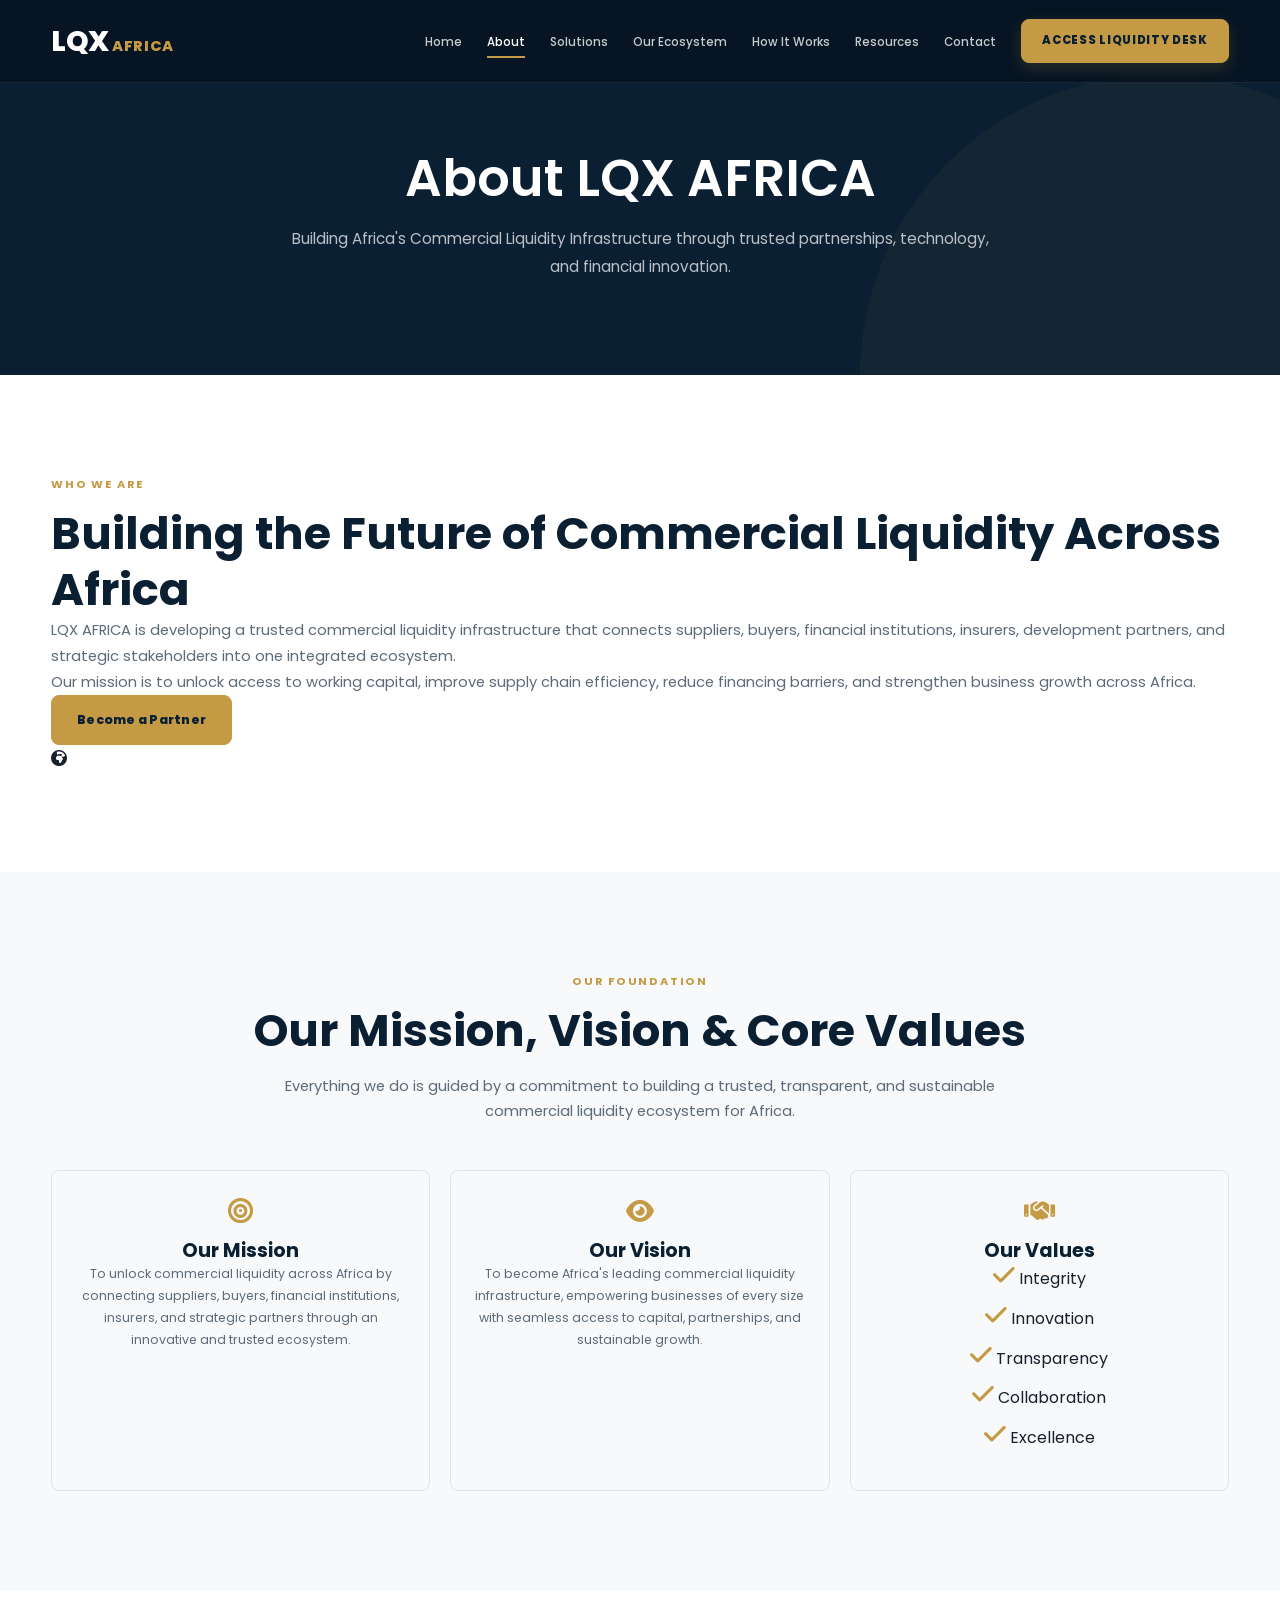
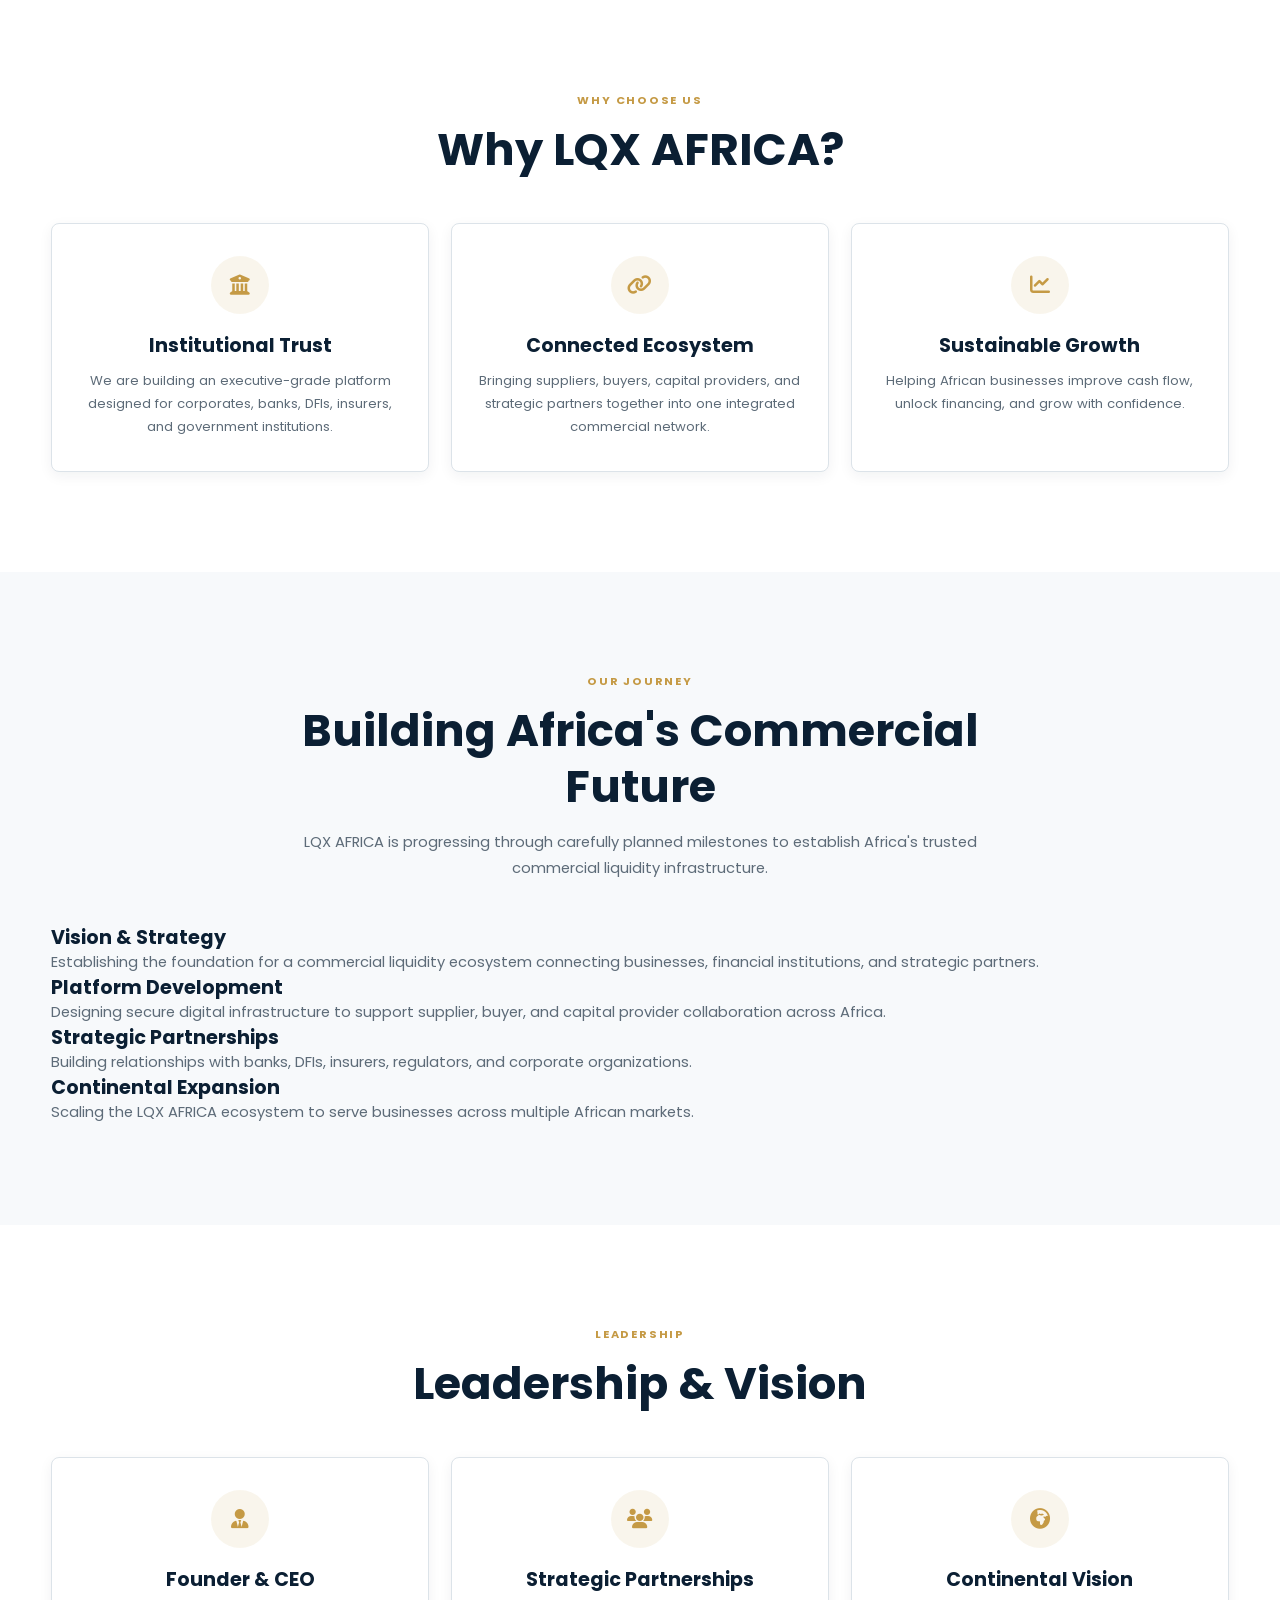
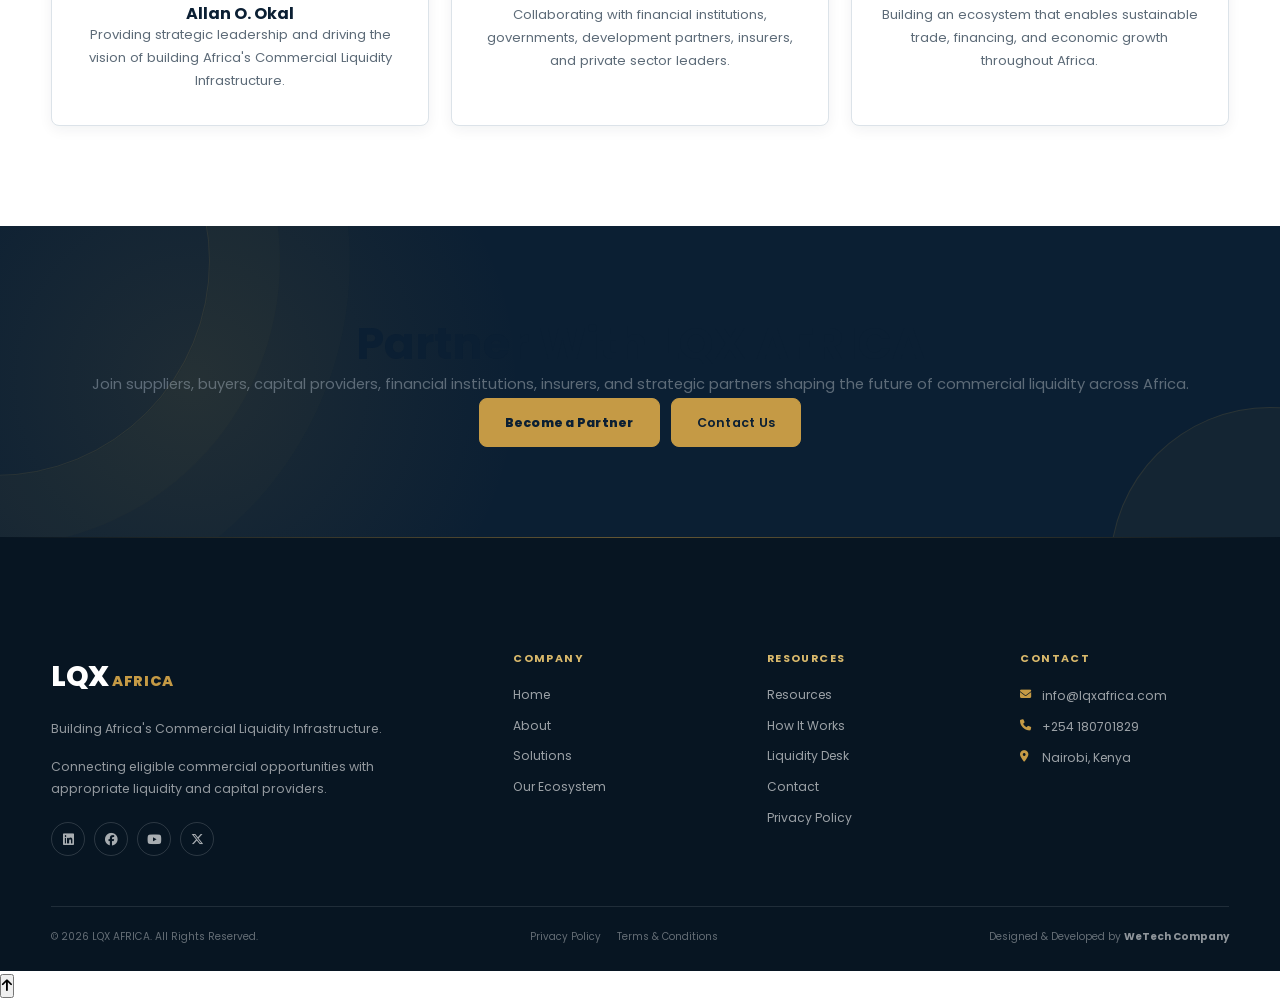
<file: lqx-Africa/pages/about.html>
<!DOCTYPE html>
<html lang="en">

<head>

    <meta charset="UTF-8">

    <meta name="viewport" content="width=device-width, initial-scale=1.0">

    <title>About Us | LQX AFRICA</title>

    <meta name="description"
        content="Learn about LQX AFRICA, our vision, mission, leadership and approach to building Africa's Commercial Liquidity Infrastructure.">

    <link rel="stylesheet" href="../style.css">

    <link rel="preconnect" href="https://fonts.googleapis.com">

    <link rel="preconnect" href="https://fonts.gstatic.com" crossorigin>

    <link href="https://fonts.googleapis.com/css2?family=Poppins:wght@300;400;500;600;700;800&display=swap"
        rel="stylesheet">

    <link rel="stylesheet"
        href="https://cdnjs.cloudflare.com/ajax/libs/font-awesome/6.5.2/css/all.min.css">

</head>


<body>


<!-- ================= NAVIGATION ================= -->

<header class="header">

    <div class="container nav-container">

        <a href="../index.html" class="logo">

            <span class="logo-main">LQX</span>

            <span class="logo-gold">AFRICA</span>

        </a>


        <nav>

            <ul class="nav-links">

                <li>
                    <a href="../index.html">
                        Home
                    </a>
                </li>

                <li>
                    <a href="about.html" class="active">
                        About
                    </a>
                </li>

                <li>
                    <a href="solutions.html">
                        Solutions
                    </a>
                </li>

                <li>
                    <a href="ecosystem.html">
                        Our Ecosystem
                    </a>
                </li>

                <li>
                    <a href="how-it-works.html">
                        How It Works
                    </a>
                </li>

                <li>
                    <a href="resources.html">
                        Resources
                    </a>
                </li>

                <li>
                    <a href="contact.html">
                        Contact
                    </a>
                </li>

                <li>
                    <a href="liquidity-desk.html" class="btn btn-nav">
                        Access Liquidity Desk
                    </a>
                </li>

            </ul>

        </nav>

    </div>

</header>



<!-- ================= PAGE HERO ================= -->

<section class="page-hero">

    <div class="container">

        <h1>
            About LQX AFRICA
        </h1>

        <p>
            Building Africa's Commercial Liquidity Infrastructure
            through trusted partnerships, technology, and financial innovation.
        </p>

    </div>

</section>



<!-- ================= WHO WE ARE ================= -->

<section class="section-light">

    <div class="container two-column">

        <div class="about-content">

            <div class="section-tag">
                WHO WE ARE
            </div>

            <h2>
                Building the Future of Commercial Liquidity Across Africa
            </h2>

            <p>
                LQX AFRICA is developing a trusted commercial liquidity
                infrastructure that connects suppliers, buyers, financial
                institutions, insurers, development partners, and strategic
                stakeholders into one integrated ecosystem.
            </p>

            <p>
                Our mission is to unlock access to working capital, improve
                supply chain efficiency, reduce financing barriers, and
                strengthen business growth across Africa.
            </p>

            <a href="partner.html" class="btn btn-primary">
                Become a Partner
            </a>

        </div>


        <div class="image-card">

            <i class="fa-solid fa-earth-africa"></i>

        </div>

    </div>

</section>



<!-- ================= MISSION • VISION • VALUES ================= -->

<section class="section-dark">

    <div class="container">

        <div class="section-header">

            <div class="section-tag">
                OUR FOUNDATION
            </div>

            <h2>
                Our Mission, Vision &amp; Core Values
            </h2>

            <div class="section-divider"></div>

            <p>
                Everything we do is guided by a commitment to building a trusted,
                transparent, and sustainable commercial liquidity ecosystem for Africa.
            </p>

        </div>


        <div class="values-grid">


            <!-- MISSION -->

            <div class="value-card">

                <i class="fas fa-bullseye"></i>

                <h3>
                    Our Mission
                </h3>

                <p>
                    To unlock commercial liquidity across Africa by connecting
                    suppliers, buyers, financial institutions, insurers, and
                    strategic partners through an innovative and trusted ecosystem.
                </p>

            </div>


            <!-- VISION -->

            <div class="value-card">

                <i class="fas fa-eye"></i>

                <h3>
                    Our Vision
                </h3>

                <p>
                    To become Africa's leading commercial liquidity infrastructure,
                    empowering businesses of every size with seamless access to capital,
                    partnerships, and sustainable growth.
                </p>

            </div>


            <!-- VALUES -->

            <div class="value-card">

                <i class="fas fa-handshake"></i>

                <h3>
                    Our Values
                </h3>

                <ul class="about-features">

                    <li>
                        <i class="fas fa-check"></i>
                        Integrity
                    </li>

                    <li>
                        <i class="fas fa-check"></i>
                        Innovation
                    </li>

                    <li>
                        <i class="fas fa-check"></i>
                        Transparency
                    </li>

                    <li>
                        <i class="fas fa-check"></i>
                        Collaboration
                    </li>

                    <li>
                        <i class="fas fa-check"></i>
                        Excellence
                    </li>

                </ul>

            </div>

        </div>

    </div>

</section>



<!-- ================= WHY LQX AFRICA ================= -->

<section class="section-light">

    <div class="container">

        <div class="section-header">

            <div class="section-tag">
                WHY CHOOSE US
            </div>

            <h2>
                Why LQX AFRICA?
            </h2>

            <div class="section-divider"></div>

        </div>


        <div class="card-grid">


            <!-- INSTITUTIONAL TRUST -->

            <div class="feature-card">

                <i class="fas fa-building-columns"></i>

                <h3>
                    Institutional Trust
                </h3>

                <p>
                    We are building an executive-grade platform designed
                    for corporates, banks, DFIs, insurers, and government
                    institutions.
                </p>

            </div>


            <!-- CONNECTED ECOSYSTEM -->

            <div class="feature-card">

                <i class="fas fa-link"></i>

                <h3>
                    Connected Ecosystem
                </h3>

                <p>
                    Bringing suppliers, buyers, capital providers, and
                    strategic partners together into one integrated
                    commercial network.
                </p>

            </div>


            <!-- SUSTAINABLE GROWTH -->

            <div class="feature-card">

                <i class="fas fa-chart-line"></i>

                <h3>
                    Sustainable Growth
                </h3>

                <p>
                    Helping African businesses improve cash flow, unlock
                    financing, and grow with confidence.
                </p>

            </div>

        </div>

    </div>

</section>



<!-- ================= OUR JOURNEY ================= -->

<section class="section-dark">

    <div class="container">

        <div class="section-header">

            <div class="section-tag">
                OUR JOURNEY
            </div>

            <h2>
                Building Africa's Commercial Future
            </h2>

            <div class="section-divider"></div>

            <p>
                LQX AFRICA is progressing through carefully planned milestones
                to establish Africa's trusted commercial liquidity infrastructure.
            </p>

        </div>


        <div class="timeline">


            <!-- VISION & STRATEGY -->

            <div class="timeline-item">

                <h3>
                    Vision &amp; Strategy
                </h3>

                <p>
                    Establishing the foundation for a commercial liquidity
                    ecosystem connecting businesses, financial institutions,
                    and strategic partners.
                </p>

            </div>


            <!-- PLATFORM DEVELOPMENT -->

            <div class="timeline-item">

                <h3>
                    Platform Development
                </h3>

                <p>
                    Designing secure digital infrastructure to support supplier,
                    buyer, and capital provider collaboration across Africa.
                </p>

            </div>


            <!-- STRATEGIC PARTNERSHIPS -->

            <div class="timeline-item">

                <h3>
                    Strategic Partnerships
                </h3>

                <p>
                    Building relationships with banks, DFIs, insurers,
                    regulators, and corporate organizations.
                </p>

            </div>


            <!-- CONTINENTAL EXPANSION -->

            <div class="timeline-item">

                <h3>
                    Continental Expansion
                </h3>

                <p>
                    Scaling the LQX AFRICA ecosystem to serve businesses
                    across multiple African markets.
                </p>

            </div>

        </div>

    </div>

</section>



<!-- ================= LEADERSHIP ================= -->

<section class="section-light">

    <div class="container">

        <div class="section-header">

            <div class="section-tag">
                LEADERSHIP
            </div>

            <h2>
                Leadership &amp; Vision
            </h2>

            <div class="section-divider"></div>

        </div>


        <div class="card-grid">


            <!-- FOUNDER -->

            <div class="feature-card">

                <i class="fas fa-user-tie"></i>

                <h3>
                    Founder &amp; CEO
                </h3>

                <h4>
                    Allan O. Okal
                </h4>

                <p>
                    Providing strategic leadership and driving the vision
                    of building Africa's Commercial Liquidity Infrastructure.
                </p>

            </div>


            <!-- STRATEGIC PARTNERSHIPS -->

            <div class="feature-card">

                <i class="fas fa-users"></i>

                <h3>
                    Strategic Partnerships
                </h3>

                <p>
                    Collaborating with financial institutions, governments,
                    development partners, insurers, and private sector leaders.
                </p>

            </div>


            <!-- CONTINENTAL VISION -->

            <div class="feature-card">

                <i class="fas fa-globe-africa"></i>

                <h3>
                    Continental Vision
                </h3>

                <p>
                    Building an ecosystem that enables sustainable trade,
                    financing, and economic growth throughout Africa.
                </p>

            </div>

        </div>

    </div>

</section>



<!-- ================= CALL TO ACTION ================= -->

<section class="cta-section">

    <div class="container">

        <h2>
            Partner With LQX AFRICA
        </h2>

        <p>
            Join suppliers, buyers, capital providers, financial institutions,
            insurers, and strategic partners shaping the future of commercial
            liquidity across Africa.
        </p>

        <div class="cta-buttons">

            <a href="partner.html" class="btn btn-primary">
                Become a Partner
            </a>

            <a href="contact.html" class="btn btn-outline-light">
                Contact Us
            </a>

        </div>

    </div>

</section>



<!-- ================= FOOTER ================= -->

<footer class="site-footer">

    <div class="container footer-grid">


        <!-- ================= FOOTER BRAND ================= -->

        <div class="footer-brand">

            <a href="../index.html" class="logo">

                <span class="logo-main">
                    LQX
                </span>

                <span class="logo-gold">
                    AFRICA
                </span>

            </a>


            <p>
                Building Africa's Commercial Liquidity Infrastructure.
            </p>

            <p>
                Connecting eligible commercial opportunities with
                appropriate liquidity and capital providers.
            </p>


            <!-- SOCIAL LINKS -->

            <div class="social-links">

                <a href="#" aria-label="LinkedIn">

                    <i class="fab fa-linkedin"></i>

                </a>

                <a href="#" aria-label="Facebook">

                    <i class="fab fa-facebook"></i>

                </a>

                <a href="#" aria-label="YouTube">

                    <i class="fab fa-youtube"></i>

                </a>

                <a href="#" aria-label="X">

                    <i class="fab fa-x-twitter"></i>

                </a>

            </div>

        </div>



        <!-- ================= COMPANY ================= -->

        <div class="footer-column">

            <h4>
                COMPANY
            </h4>

            <a href="../index.html">
                Home
            </a>

            <a href="about.html">
                About
            </a>

            <a href="solutions.html">
                Solutions
            </a>

            <a href="ecosystem.html">
                Our Ecosystem
            </a>

        </div>



        <!-- ================= RESOURCES ================= -->

        <div class="footer-column">

            <h4>
                RESOURCES
            </h4>

            <a href="resources.html">
                Resources
            </a>

            <a href="how-it-works.html">
                How It Works
            </a>

            <a href="liquidity-desk.html">
                Liquidity Desk
            </a>

            <a href="contact.html">
                Contact
            </a>

            <a href="#">
                Privacy Policy
            </a>

        </div>



        <!-- ================= CONTACT ================= -->

        <div class="footer-column">

            <h4>
                CONTACT
            </h4>

            <p>

                <i class="fas fa-envelope"></i>

                info@lqxafrica.com

            </p>

            <p>

                <i class="fas fa-phone"></i>

                +254 180701829

            </p>

            <p>

                <i class="fas fa-location-dot"></i>

                Nairobi, Kenya

            </p>

        </div>

    </div>



    <!-- ================= FOOTER BOTTOM ================= -->

    <div class="container footer-bottom">

        <p>
            © 2026 LQX AFRICA. All Rights Reserved.
        </p>


        <div class="footer-legal">

            <a href="#">
                Privacy Policy
            </a>

            <a href="#">
                Terms &amp; Conditions
            </a>

        </div>


        <p>
            Designed &amp; Developed by
            <strong>WeTech Company</strong>
        </p>

    </div>

</footer>



<!-- ================= JAVASCRIPT ================= -->

<script src="../script.js"></script>

</body>

</html>
</file>
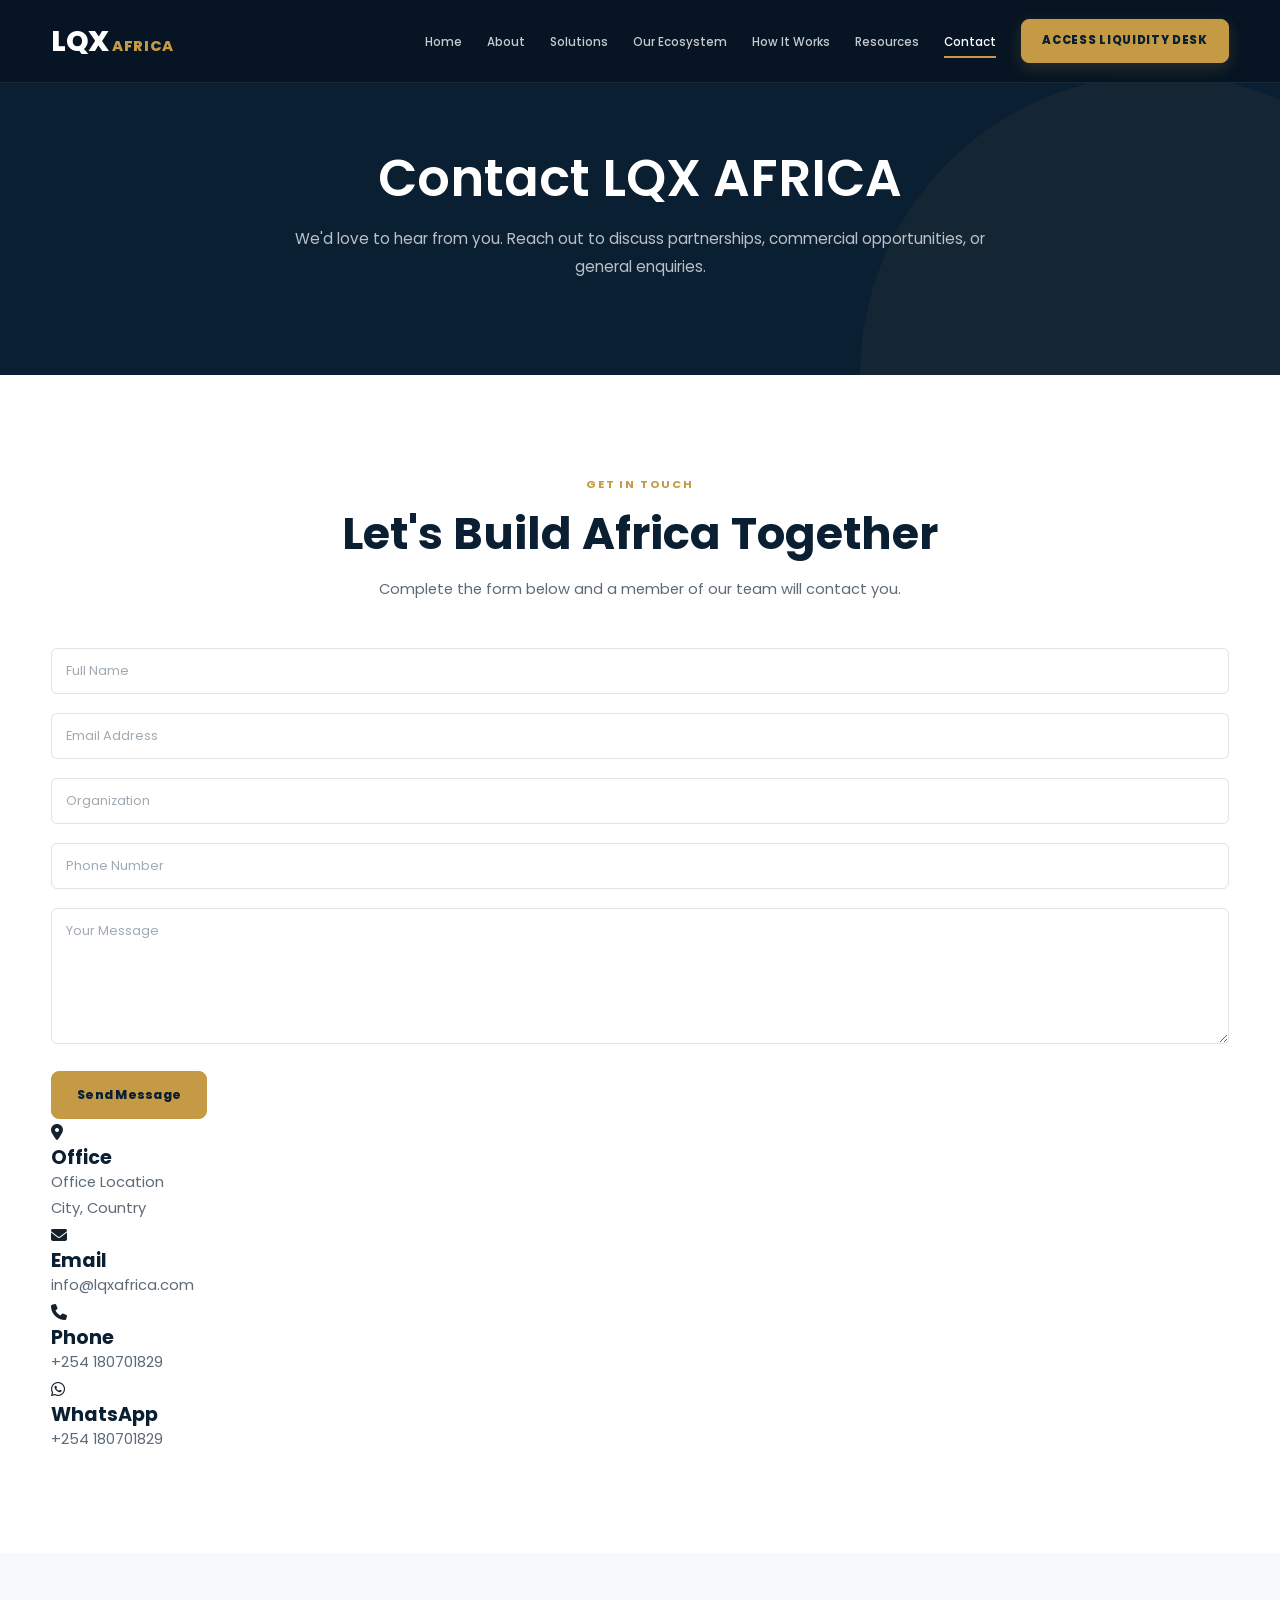
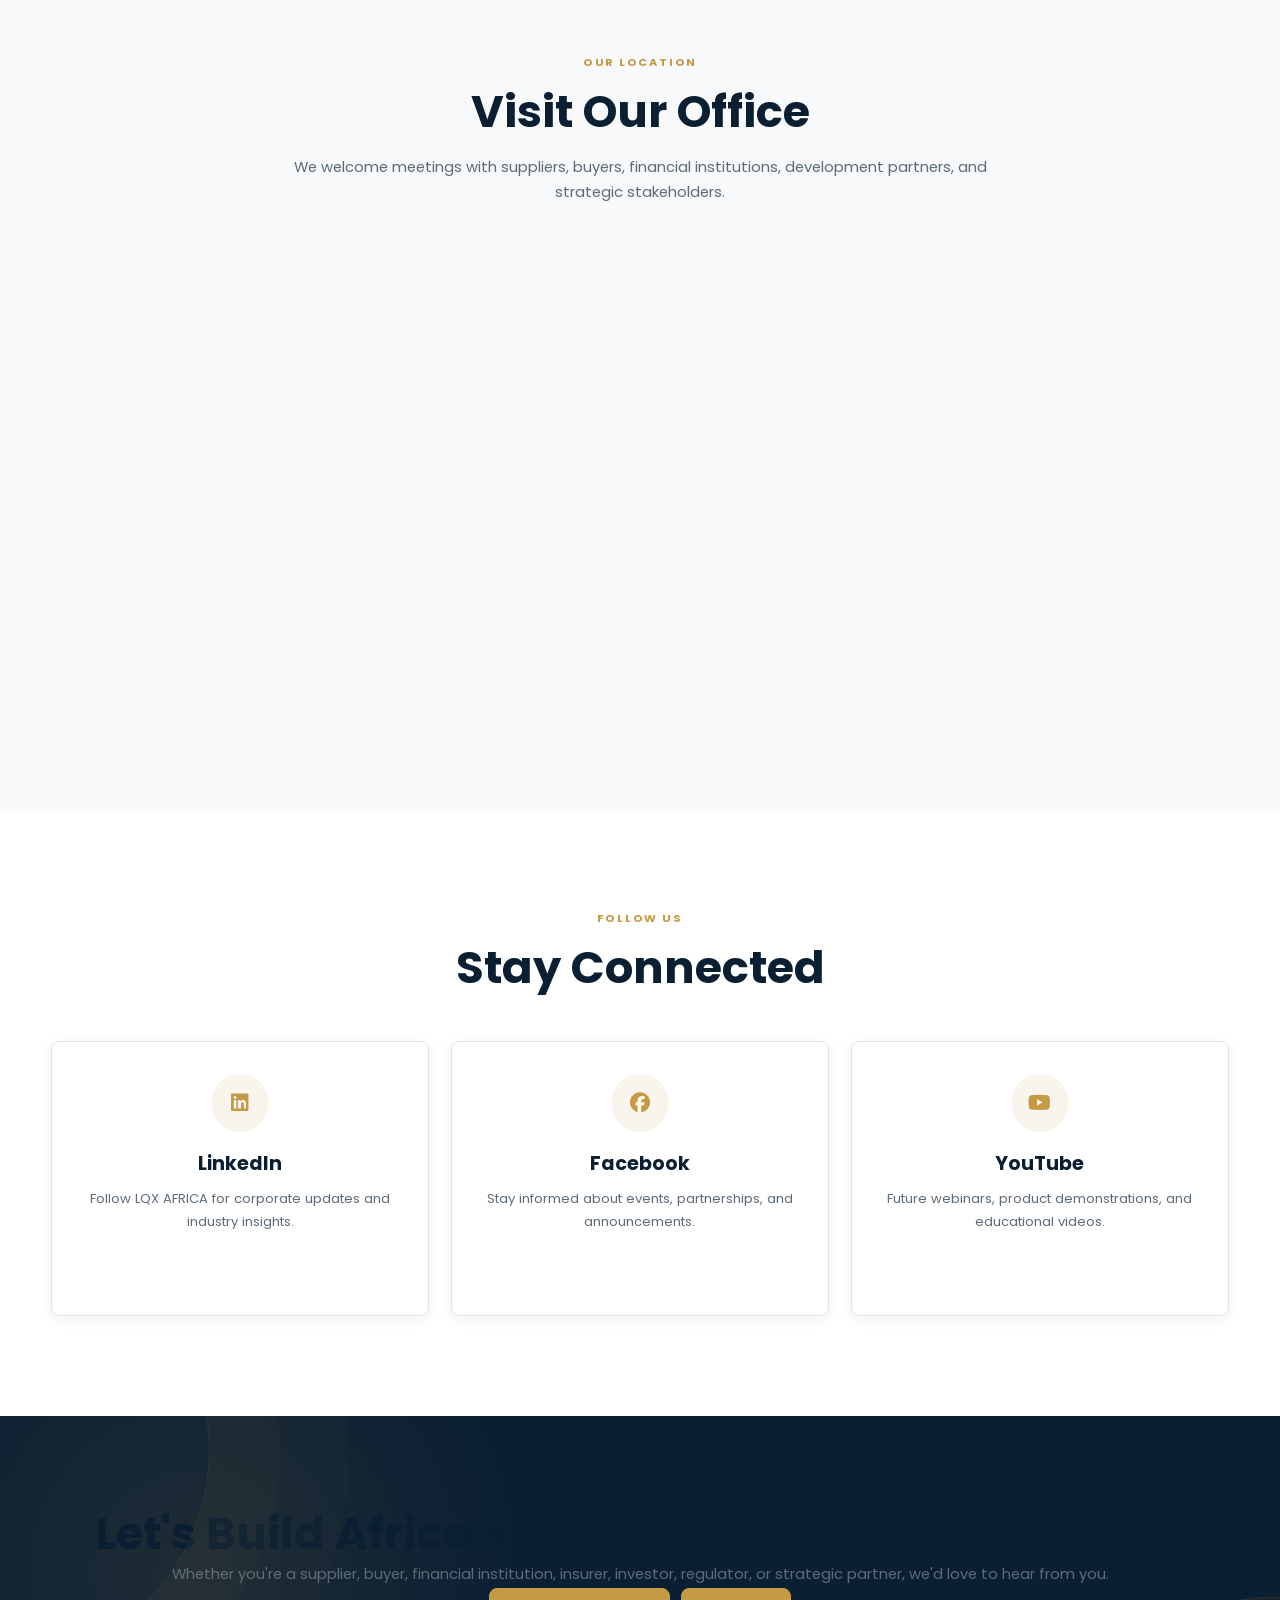
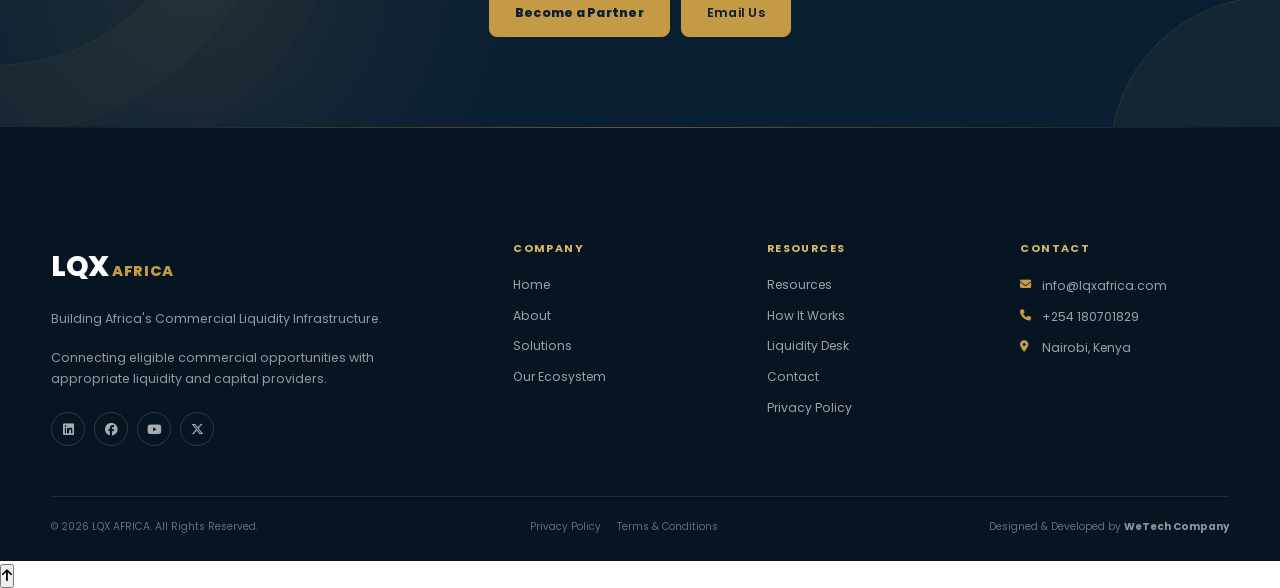
<file: lqx-Africa/pages/contact.html>
<!DOCTYPE html>
<html lang="en">

<head>

    <meta charset="UTF-8">

    <meta name="viewport" content="width=device-width, initial-scale=1.0">

    <title>Contact Us | LQX AFRICA</title>

    <link rel="stylesheet" href="../style.css">

    <link rel="preconnect" href="https://fonts.googleapis.com">

    <link rel="preconnect" href="https://fonts.gstatic.com" crossorigin>

    <link href="https://fonts.googleapis.com/css2?family=Poppins:wght@300;400;500;600;700;800&display=swap"
        rel="stylesheet">

    <link rel="stylesheet"
        href="https://cdnjs.cloudflare.com/ajax/libs/font-awesome/6.5.2/css/all.min.css">

</head>


<body>


<!-- ================= NAVIGATION ================= -->

<header class="header">

    <div class="container nav-container">

        <a href="../index.html" class="logo">

            <span class="logo-main">
                LQX
            </span>

            <span class="logo-gold">
                AFRICA
            </span>

        </a>


        <nav>

            <ul class="nav-links">

                <li>
                    <a href="../index.html">
                        Home
                    </a>
                </li>

                <li>
                    <a href="about.html">
                        About
                    </a>
                </li>

                <li>
                    <a href="solutions.html">
                        Solutions
                    </a>
                </li>

                <li>
                    <a href="ecosystem.html">
                        Our Ecosystem
                    </a>
                </li>

                <li>
                    <a href="how-it-works.html">
                        How It Works
                    </a>
                </li>

                <li>
                    <a href="resources.html">
                        Resources
                    </a>
                </li>

                <li>
                    <a href="contact.html" class="active">
                        Contact
                    </a>
                </li>

                <li>
                    <a href="liquidity-desk.html" class="btn btn-nav">
                        Access Liquidity Desk
                    </a>
                </li>

            </ul>

        </nav>

    </div>

</header>



<!-- ================= PAGE HERO ================= -->

<section class="page-hero">

    <div class="container">

        <h1>
            Contact LQX AFRICA
        </h1>

        <p>
            We'd love to hear from you. Reach out to discuss partnerships,
            commercial opportunities, or general enquiries.
        </p>

    </div>

</section>



<!-- ================= CONTACT SECTION ================= -->

<section class="section-light">

    <div class="container">

        <div class="section-header">

            <div class="section-tag">
                GET IN TOUCH
            </div>

            <h2>
                Let's Build Africa Together
            </h2>

            <div class="section-divider"></div>

            <p>
                Complete the form below and a member of our team will contact you.
            </p>

        </div>


        <div class="contact-grid">


            <!-- ================= CONTACT FORM ================= -->

            <div class="contact-form-wrapper">

                <form id="contactForm">

                    <div class="form-group">

                        <input
                            type="text"
                            placeholder="Full Name"
                            required>

                    </div>


                    <div class="form-group">

                        <input
                            type="email"
                            placeholder="Email Address"
                            required>

                    </div>


                    <div class="form-group">

                        <input
                            type="text"
                            placeholder="Organization">

                    </div>


                    <div class="form-group">

                        <input
                            type="tel"
                            placeholder="Phone Number"
                            required>

                    </div>


                    <div class="form-group">

                        <textarea
                            rows="6"
                            placeholder="Your Message"
                            required></textarea>

                    </div>


                    <button
                        type="submit"
                        class="btn btn-primary">

                        Send Message

                    </button>

                </form>

            </div>



            <!-- ================= CONTACT INFORMATION ================= -->

            <div class="contact-info">


                <div class="info-card">

                    <i class="fas fa-location-dot"></i>

                    <h3>
                        Office
                    </h3>

                    <p>
                        Office Location<br>
                        City, Country
                    </p>

                </div>


                <div class="info-card">

                    <i class="fas fa-envelope"></i>

                    <h3>
                        Email
                    </h3>

                    <p>
                        info@lqxafrica.com
                    </p>

                </div>


                <div class="info-card">

                    <i class="fas fa-phone"></i>

                    <h3>
                        Phone
                    </h3>

                    <p>
                        +254 180701829
                    </p>

                </div>


                <div class="info-card">

                    <i class="fab fa-whatsapp"></i>

                    <h3>
                        WhatsApp
                    </h3>

                    <p>
                        +254 180701829
                    </p>

                </div>

            </div>

        </div>

    </div>

</section>



<!-- ================= GOOGLE MAP ================= -->

<section class="section-dark">

    <div class="container">

        <div class="section-header">

            <div class="section-tag">
                OUR LOCATION
            </div>

            <h2>
                Visit Our Office
            </h2>

            <div class="section-divider"></div>

            <p>
                We welcome meetings with suppliers, buyers, financial institutions,
                development partners, and strategic stakeholders.
            </p>

        </div>


        <div class="map-container">

            <iframe
                src="https://www.google.com/maps?q=Nairobi,Kenya&output=embed"
                width="100%"
                height="450"
                style="border:0;"
                allowfullscreen=""
                loading="lazy">
            </iframe>

        </div>

    </div>

</section>



<!-- ================= FOLLOW US ================= -->

<section class="section-light">

    <div class="container">

        <div class="section-header">

            <div class="section-tag">
                FOLLOW US
            </div>

            <h2>
                Stay Connected
            </h2>

            <div class="section-divider"></div>

        </div>


        <div class="card-grid">


            <!-- LINKEDIN -->

            <div class="feature-card">

                <i class="fab fa-linkedin"></i>

                <h3>
                    LinkedIn
                </h3>

                <p>
                    Follow LQX AFRICA for corporate updates and industry insights.
                </p>

                <a
                    href="https://www.linkedin.com/company/lqx-africa/"
                    class="btn btn-outline">

                    Visit

                </a>

            </div>


            <!-- FACEBOOK -->

            <div class="feature-card">

                <i class="fab fa-facebook"></i>

                <h3>
                    Facebook
                </h3>

                <p>
                    Stay informed about events, partnerships, and announcements.
                </p>

                <a
                    href="https://www.facebook.com/share/1DTtUWtb5T/?mibextid=wwXIfr"
                    class="btn btn-outline">

                    Visit

                </a>

            </div>


            <!-- YOUTUBE -->

            <div class="feature-card">

                <i class="fab fa-youtube"></i>

                <h3>
                    YouTube
                </h3>

                <p>
                    Future webinars, product demonstrations, and educational videos.
                </p>

                <a
                    href="#"
                    class="btn btn-outline">

                    Coming Soon

                </a>

            </div>

        </div>

    </div>

</section>



<!-- ================= CALL TO ACTION ================= -->

<section class="cta-section">

    <div class="container">

        <h2>
            Let's Build Africa's Commercial Future Together
        </h2>

        <p>
            Whether you're a supplier, buyer, financial institution,
            insurer, investor, regulator, or strategic partner,
            we'd love to hear from you.
        </p>

        <div class="cta-buttons">

            <a href="partner.html" class="btn btn-primary">
                Become a Partner
            </a>

            <a href="mailto:info@lqxafrica.com" class="btn btn-outline-light">
                Email Us
            </a>

        </div>

    </div>

</section>



<!-- ================= FOOTER ================= -->

<footer class="site-footer">

    <div class="container footer-grid">


        <!-- ================= FOOTER BRAND ================= -->

        <div class="footer-brand">

            <a href="../index.html" class="logo">

                <span class="logo-main">
                    LQX
                </span>

                <span class="logo-gold">
                    AFRICA
                </span>

            </a>


            <p>
                Building Africa's Commercial Liquidity Infrastructure.
            </p>

            <p>
                Connecting eligible commercial opportunities with
                appropriate liquidity and capital providers.
            </p>


            <!-- SOCIAL LINKS -->

            <div class="social-links">

                <a href="#" aria-label="LinkedIn">

                    <i class="fab fa-linkedin"></i>

                </a>

                <a href="#" aria-label="Facebook">

                    <i class="fab fa-facebook"></i>

                </a>

                <a href="#" aria-label="YouTube">

                    <i class="fab fa-youtube"></i>

                </a>

                <a href="#" aria-label="X">

                    <i class="fab fa-x-twitter"></i>

                </a>

            </div>

        </div>



        <!-- ================= COMPANY ================= -->

        <div class="footer-column">

            <h4>
                COMPANY
            </h4>

            <a href="../index.html">
                Home
            </a>

            <a href="about.html">
                About
            </a>

            <a href="solutions.html">
                Solutions
            </a>

            <a href="ecosystem.html">
                Our Ecosystem
            </a>

        </div>



        <!-- ================= RESOURCES ================= -->

        <div class="footer-column">

            <h4>
                RESOURCES
            </h4>

            <a href="resources.html">
                Resources
            </a>

            <a href="how-it-works.html">
                How It Works
            </a>

            <a href="liquidity-desk.html">
                Liquidity Desk
            </a>

            <a href="contact.html">
                Contact
            </a>

            <a href="#">
                Privacy Policy
            </a>

        </div>



        <!-- ================= CONTACT ================= -->

        <div class="footer-column">

            <h4>
                CONTACT
            </h4>

            <p>

                <i class="fas fa-envelope"></i>

                info@lqxafrica.com

            </p>

            <p>

                <i class="fas fa-phone"></i>

                +254 180701829

            </p>

            <p>

                <i class="fas fa-location-dot"></i>

                Nairobi, Kenya

            </p>

        </div>

    </div>



    <!-- ================= FOOTER BOTTOM ================= -->

    <div class="container footer-bottom">

        <p>
            © 2026 LQX AFRICA. All Rights Reserved.
        </p>


        <div class="footer-legal">

            <a href="#">
                Privacy Policy
            </a>

            <a href="#">
                Terms &amp; Conditions
            </a>

        </div>


        <p>
            Designed &amp; Developed by
            <strong>WeTech Company</strong>
        </p>

    </div>

</footer>



<!-- ================= JAVASCRIPT ================= -->

<script src="../script.js"></script>


<script>

document.getElementById("contactForm").addEventListener("submit", function(e) {

    e.preventDefault();

    alert(
        "✅ Thank you! Your message has been received. Our team will contact you shortly."
    );

    this.reset();

});

</script>


</body>

</html>
</file>
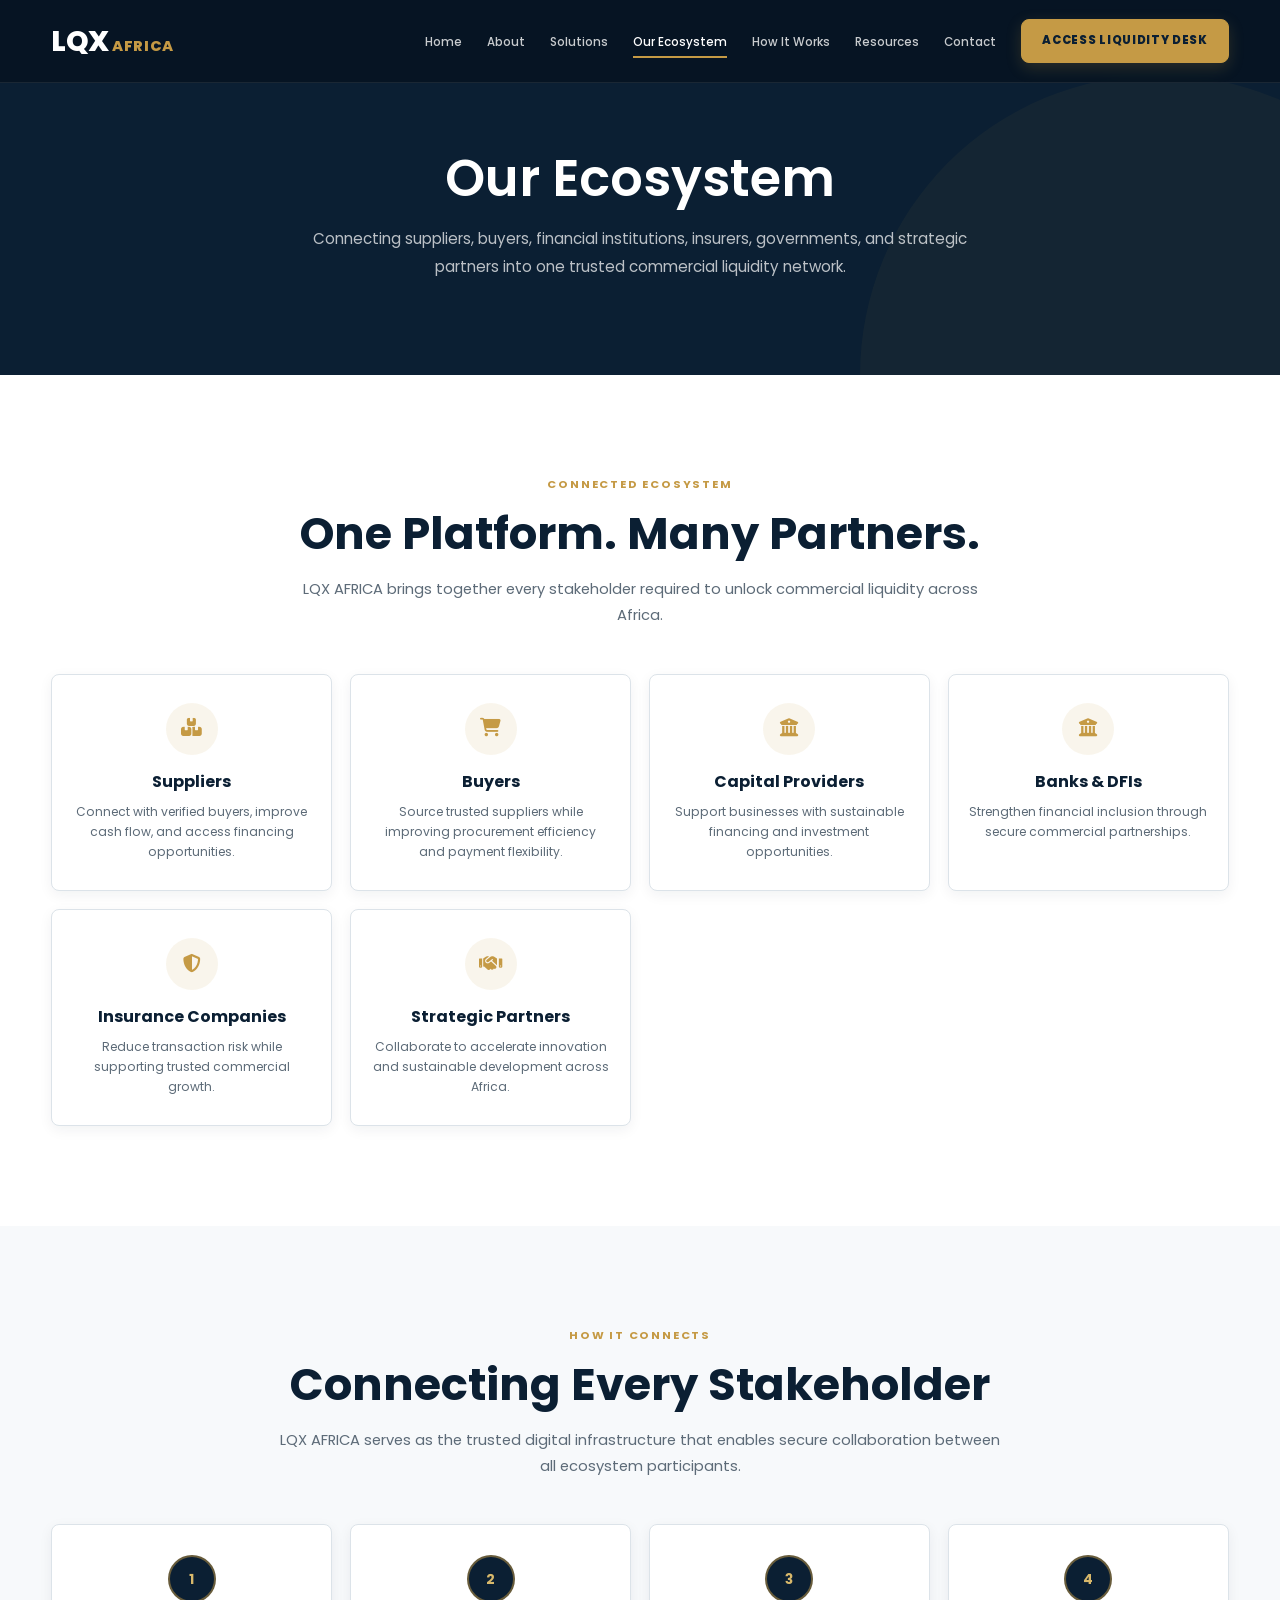
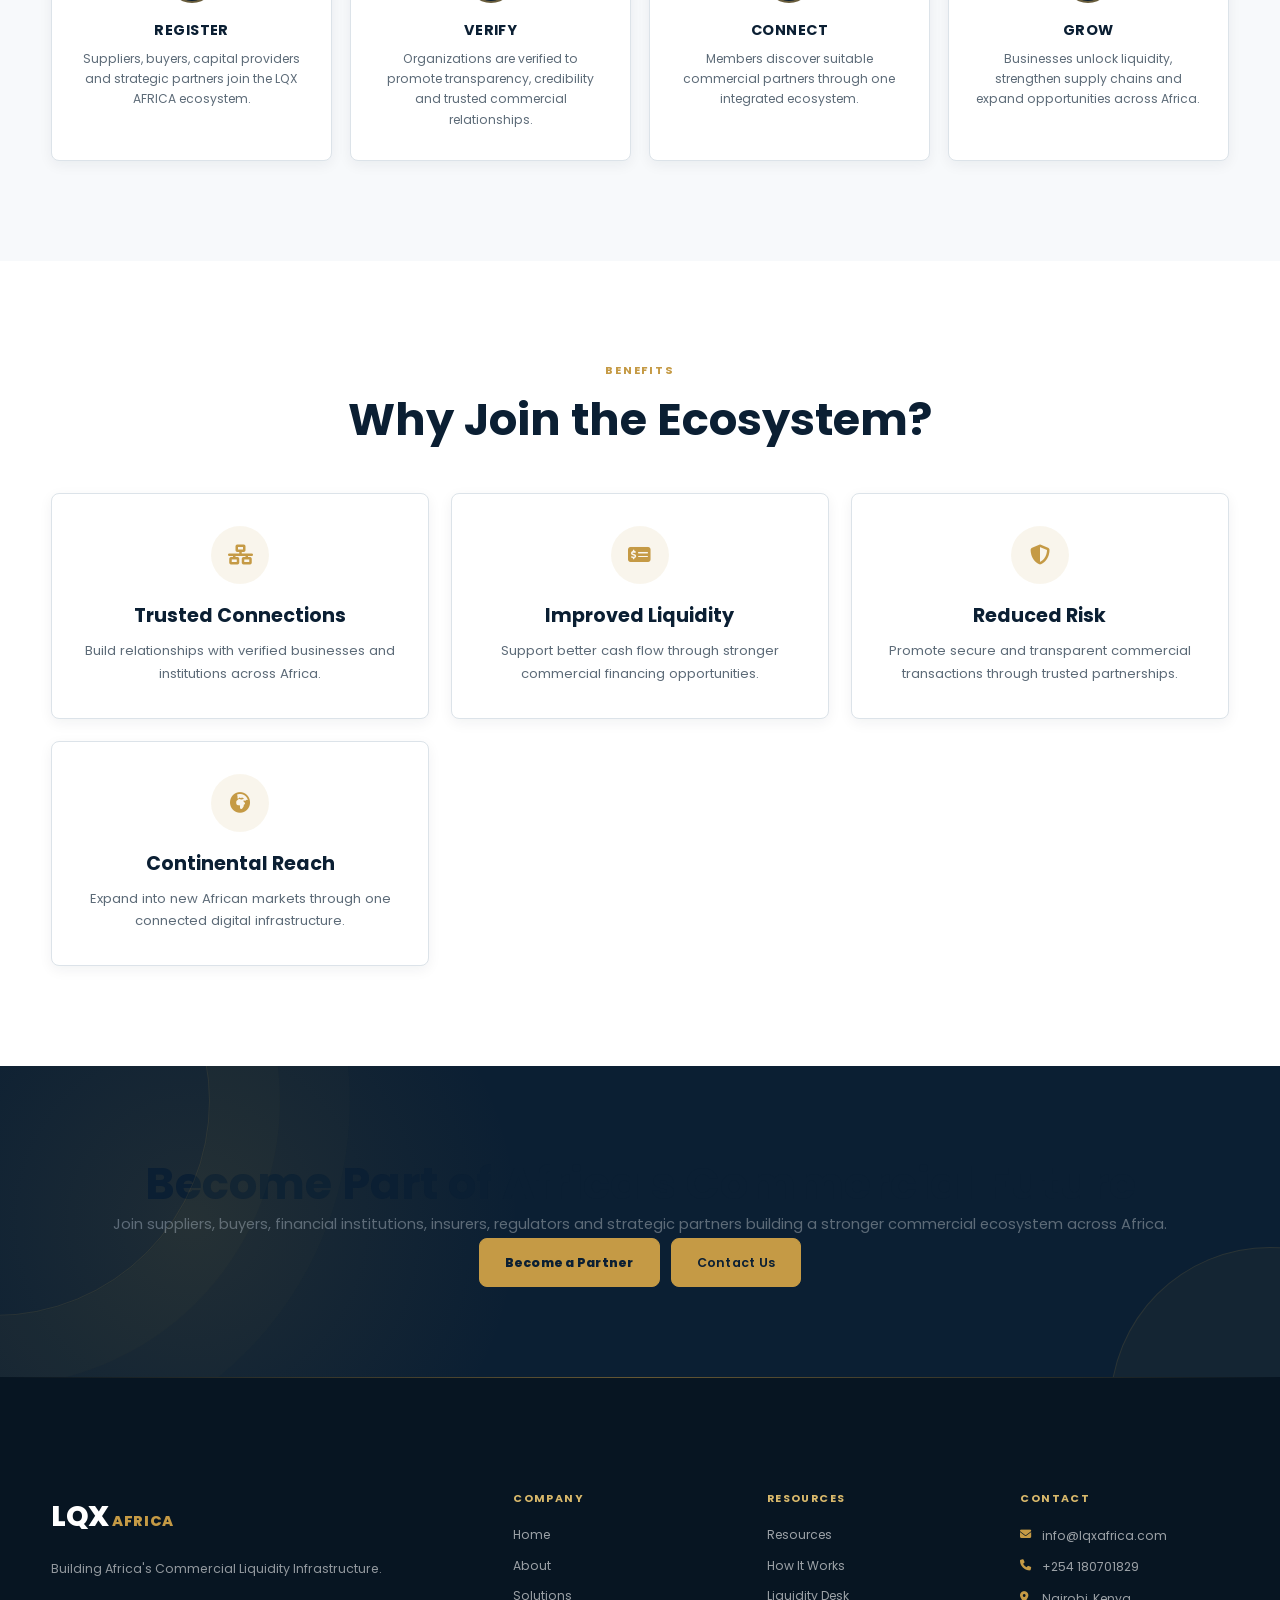
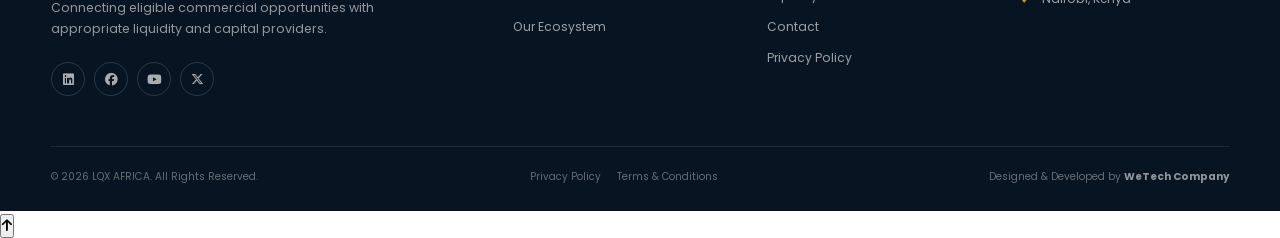
<file: lqx-Africa/pages/ecosystem.html>
<!DOCTYPE html>
<html lang="en">

<head>

    <meta charset="UTF-8">

    <meta name="viewport" content="width=device-width, initial-scale=1.0">

    <title>Our Ecosystem | LQX AFRICA</title>

    <meta name="description"
        content="Explore the LQX AFRICA commercial ecosystem connecting suppliers, buyers, capital providers, financial institutions, insurers, development partners and strategic stakeholders.">

    <link rel="stylesheet" href="../style.css">

    <link rel="preconnect" href="https://fonts.googleapis.com">

    <link rel="preconnect" href="https://fonts.gstatic.com" crossorigin>

    <link href="https://fonts.googleapis.com/css2?family=Poppins:wght@300;400;500;600;700;800&display=swap"
        rel="stylesheet">

    <link rel="stylesheet"
        href="https://cdnjs.cloudflare.com/ajax/libs/font-awesome/6.5.2/css/all.min.css">

</head>


<body>


<!-- ================= NAVIGATION ================= -->

<header class="header">

    <div class="container nav-container">

        <a href="../index.html" class="logo">

            <span class="logo-main">
                LQX
            </span>

            <span class="logo-gold">
                AFRICA
            </span>

        </a>


        <nav>

            <ul class="nav-links">

                <li>
                    <a href="../index.html">
                        Home
                    </a>
                </li>

                <li>
                    <a href="about.html">
                        About
                    </a>
                </li>

                <li>
                    <a href="solutions.html">
                        Solutions
                    </a>
                </li>

                <li>
                    <a href="ecosystem.html" class="active">
                        Our Ecosystem
                    </a>
                </li>

                <li>
                    <a href="how-it-works.html">
                        How It Works
                    </a>
                </li>

                <li>
                    <a href="resources.html">
                        Resources
                    </a>
                </li>

                <li>
                    <a href="contact.html">
                        Contact
                    </a>
                </li>

                <li>
                    <a href="liquidity-desk.html" class="btn btn-nav">
                        Access Liquidity Desk
                    </a>
                </li>

            </ul>

        </nav>

    </div>

</header>



<!-- ================= PAGE HERO ================= -->

<section class="page-hero">

    <div class="container">

        <h1>
            Our Ecosystem
        </h1>

        <p>
            Connecting suppliers, buyers, financial institutions, insurers,
            governments, and strategic partners into one trusted commercial
            liquidity network.
        </p>

    </div>

</section>



<!-- ================= CONNECTED ECOSYSTEM ================= -->

<section class="section-light">

    <div class="container">

        <div class="section-header">

            <div class="section-tag">
                CONNECTED ECOSYSTEM
            </div>

            <h2>
                One Platform. Many Partners.
            </h2>

            <div class="section-divider"></div>

            <p>
                LQX AFRICA brings together every stakeholder required to
                unlock commercial liquidity across Africa.
            </p>

        </div>


        <div class="ecosystem-grid">


            <!-- SUPPLIERS -->

            <div class="ecosystem-card">

                <i class="fas fa-boxes-stacked"></i>

                <h3>
                    Suppliers
                </h3>

                <p>
                    Connect with verified buyers, improve cash flow,
                    and access financing opportunities.
                </p>

            </div>


            <!-- BUYERS -->

            <div class="ecosystem-card">

                <i class="fas fa-cart-shopping"></i>

                <h3>
                    Buyers
                </h3>

                <p>
                    Source trusted suppliers while improving procurement
                    efficiency and payment flexibility.
                </p>

            </div>


            <!-- CAPITAL PROVIDERS -->

            <div class="ecosystem-card">

                <i class="fas fa-building-columns"></i>

                <h3>
                    Capital Providers
                </h3>

                <p>
                    Support businesses with sustainable financing
                    and investment opportunities.
                </p>

            </div>


            <!-- BANKS & DFIs -->

            <div class="ecosystem-card">

                <i class="fas fa-university"></i>

                <h3>
                    Banks &amp; DFIs
                </h3>

                <p>
                    Strengthen financial inclusion through secure
                    commercial partnerships.
                </p>

            </div>


            <!-- INSURANCE -->

            <div class="ecosystem-card">

                <i class="fas fa-shield-halved"></i>

                <h3>
                    Insurance Companies
                </h3>

                <p>
                    Reduce transaction risk while supporting trusted
                    commercial growth.
                </p>

            </div>


            <!-- STRATEGIC PARTNERS -->

            <div class="ecosystem-card">

                <i class="fas fa-handshake"></i>

                <h3>
                    Strategic Partners
                </h3>

                <p>
                    Collaborate to accelerate innovation and sustainable
                    development across Africa.
                </p>

            </div>

        </div>

    </div>

</section>



<!-- ================= HOW THE ECOSYSTEM WORKS ================= -->

<section class="section-dark">

    <div class="container">

        <div class="section-header">

            <div class="section-tag">
                HOW IT CONNECTS
            </div>

            <h2>
                Connecting Every Stakeholder
            </h2>

            <div class="section-divider"></div>

            <p>
                LQX AFRICA serves as the trusted digital infrastructure
                that enables secure collaboration between all ecosystem
                participants.
            </p>

        </div>


        <div class="steps-grid">


            <!-- REGISTER -->

            <div class="step-card">

                <div class="step-number">
                    1
                </div>

                <h3>
                    Register
                </h3>

                <p>
                    Suppliers, buyers, capital providers and strategic
                    partners join the LQX AFRICA ecosystem.
                </p>

            </div>


            <!-- VERIFY -->

            <div class="step-card">

                <div class="step-number">
                    2
                </div>

                <h3>
                    Verify
                </h3>

                <p>
                    Organizations are verified to promote transparency,
                    credibility and trusted commercial relationships.
                </p>

            </div>


            <!-- CONNECT -->

            <div class="step-card">

                <div class="step-number">
                    3
                </div>

                <h3>
                    Connect
                </h3>

                <p>
                    Members discover suitable commercial partners through
                    one integrated ecosystem.
                </p>

            </div>


            <!-- GROW -->

            <div class="step-card">

                <div class="step-number">
                    4
                </div>

                <h3>
                    Grow
                </h3>

                <p>
                    Businesses unlock liquidity, strengthen supply chains
                    and expand opportunities across Africa.
                </p>

            </div>

        </div>

    </div>

</section>



<!-- ================= ECOSYSTEM BENEFITS ================= -->

<section class="section-light">

    <div class="container">

        <div class="section-header">

            <div class="section-tag">
                BENEFITS
            </div>

            <h2>
                Why Join the Ecosystem?
            </h2>

            <div class="section-divider"></div>

        </div>


        <div class="card-grid">


            <!-- TRUSTED CONNECTIONS -->

            <div class="feature-card">

                <i class="fas fa-network-wired"></i>

                <h3>
                    Trusted Connections
                </h3>

                <p>
                    Build relationships with verified businesses and
                    institutions across Africa.
                </p>

            </div>


            <!-- IMPROVED LIQUIDITY -->

            <div class="feature-card">

                <i class="fas fa-money-check-dollar"></i>

                <h3>
                    Improved Liquidity
                </h3>

                <p>
                    Support better cash flow through stronger commercial
                    financing opportunities.
                </p>

            </div>


            <!-- REDUCED RISK -->

            <div class="feature-card">

                <i class="fas fa-shield-halved"></i>

                <h3>
                    Reduced Risk
                </h3>

                <p>
                    Promote secure and transparent commercial transactions
                    through trusted partnerships.
                </p>

            </div>


            <!-- CONTINENTAL REACH -->

            <div class="feature-card">

                <i class="fas fa-earth-africa"></i>

                <h3>
                    Continental Reach
                </h3>

                <p>
                    Expand into new African markets through one connected
                    digital infrastructure.
                </p>

            </div>

        </div>

    </div>

</section>



<!-- ================= CALL TO ACTION ================= -->

<section class="cta-section">

    <div class="container">

        <h2>
            Become Part of Africa's Commercial Future
        </h2>

        <p>
            Join suppliers, buyers, financial institutions, insurers,
            regulators and strategic partners building a stronger
            commercial ecosystem across Africa.
        </p>

        <div class="cta-buttons">

            <a href="partner.html" class="btn btn-primary">
                Become a Partner
            </a>

            <a href="contact.html" class="btn btn-outline-light">
                Contact Us
            </a>

        </div>

    </div>

</section>



<!-- ================= FOOTER ================= -->

<footer class="site-footer">

    <div class="container footer-grid">


        <!-- ================= FOOTER BRAND ================= -->

        <div class="footer-brand">

            <a href="../index.html" class="logo">

                <span class="logo-main">
                    LQX
                </span>

                <span class="logo-gold">
                    AFRICA
                </span>

            </a>


            <p>
                Building Africa's Commercial Liquidity Infrastructure.
            </p>

            <p>
                Connecting eligible commercial opportunities with
                appropriate liquidity and capital providers.
            </p>


            <!-- SOCIAL LINKS -->

            <div class="social-links">

                <a href="#" aria-label="LinkedIn">

                    <i class="fab fa-linkedin"></i>

                </a>

                <a href="#" aria-label="Facebook">

                    <i class="fab fa-facebook"></i>

                </a>

                <a href="#" aria-label="YouTube">

                    <i class="fab fa-youtube"></i>

                </a>

                <a href="#" aria-label="X">

                    <i class="fab fa-x-twitter"></i>

                </a>

            </div>

        </div>



        <!-- ================= COMPANY ================= -->

        <div class="footer-column">

            <h4>
                COMPANY
            </h4>

            <a href="../index.html">
                Home
            </a>

            <a href="about.html">
                About
            </a>

            <a href="solutions.html">
                Solutions
            </a>

            <a href="ecosystem.html">
                Our Ecosystem
            </a>

        </div>



        <!-- ================= RESOURCES ================= -->

        <div class="footer-column">

            <h4>
                RESOURCES
            </h4>

            <a href="resources.html">
                Resources
            </a>

            <a href="how-it-works.html">
                How It Works
            </a>

            <a href="liquidity-desk.html">
                Liquidity Desk
            </a>

            <a href="contact.html">
                Contact
            </a>

            <a href="#">
                Privacy Policy
            </a>

        </div>



        <!-- ================= CONTACT ================= -->

        <div class="footer-column">

            <h4>
                CONTACT
            </h4>

            <p>

                <i class="fas fa-envelope"></i>

                info@lqxafrica.com

            </p>

            <p>

                <i class="fas fa-phone"></i>

                +254 180701829

            </p>

            <p>

                <i class="fas fa-location-dot"></i>

                Nairobi, Kenya

            </p>

        </div>

    </div>



    <!-- ================= FOOTER BOTTOM ================= -->

    <div class="container footer-bottom">

        <p>
            © 2026 LQX AFRICA. All Rights Reserved.
        </p>


        <div class="footer-legal">

            <a href="#">
                Privacy Policy
            </a>

            <a href="#">
                Terms &amp; Conditions
            </a>

        </div>


        <p>
            Designed &amp; Developed by
            <strong>WeTech Company</strong>
        </p>

    </div>

</footer>



<!-- ================= JAVASCRIPT ================= -->

<script src="../script.js"></script>

</body>

</html>
</file>
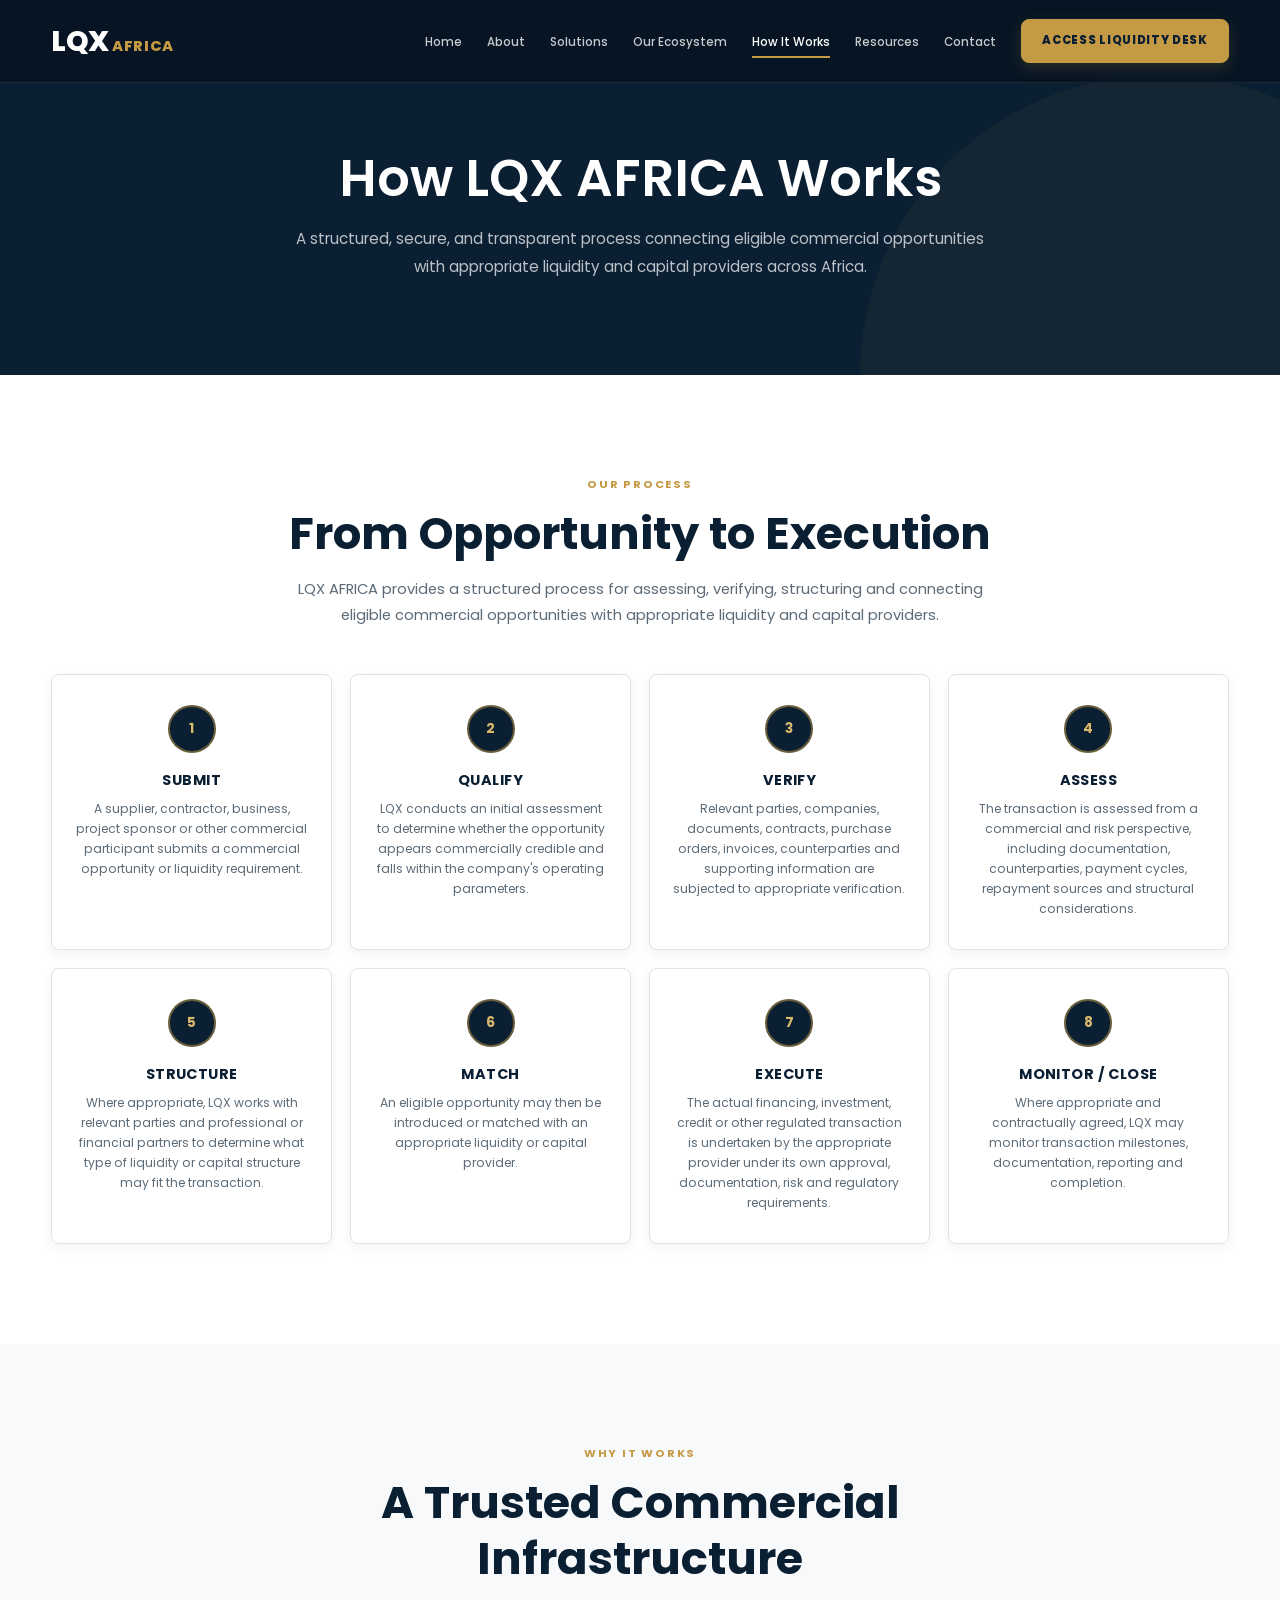
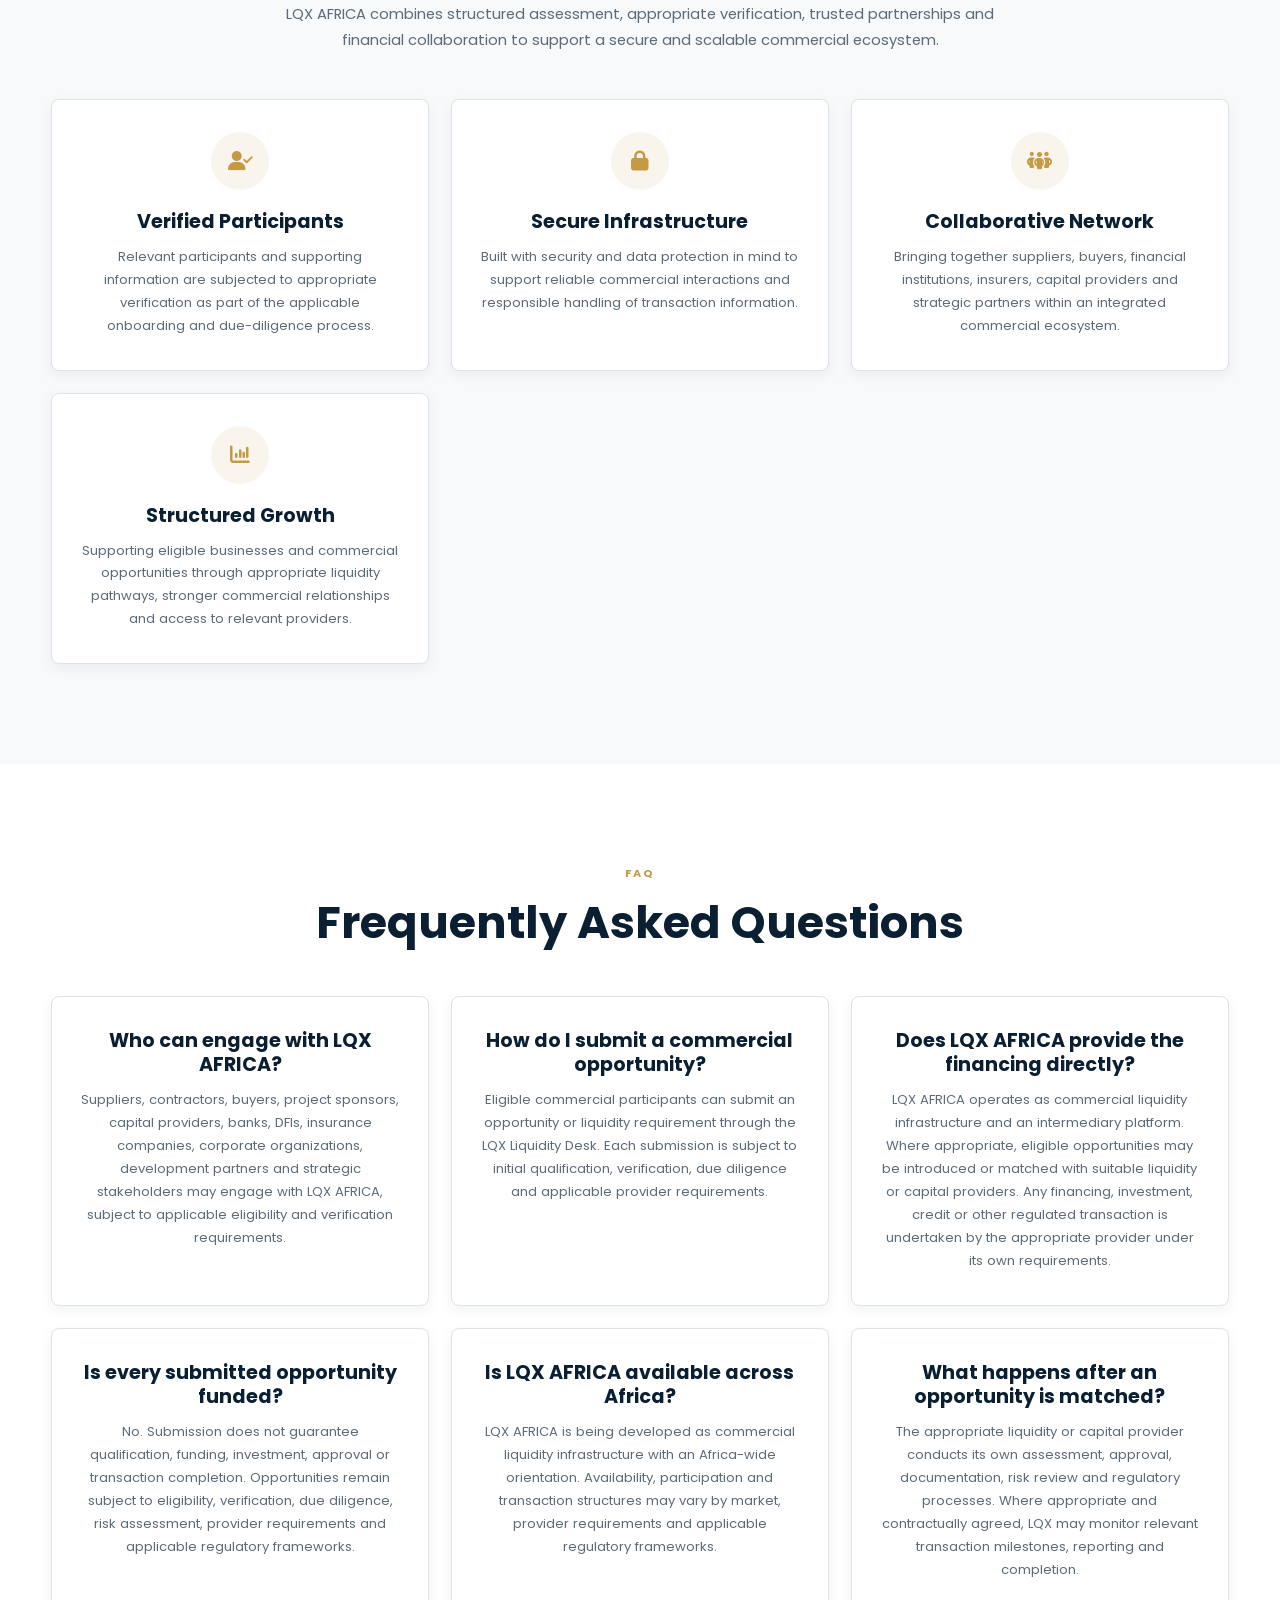
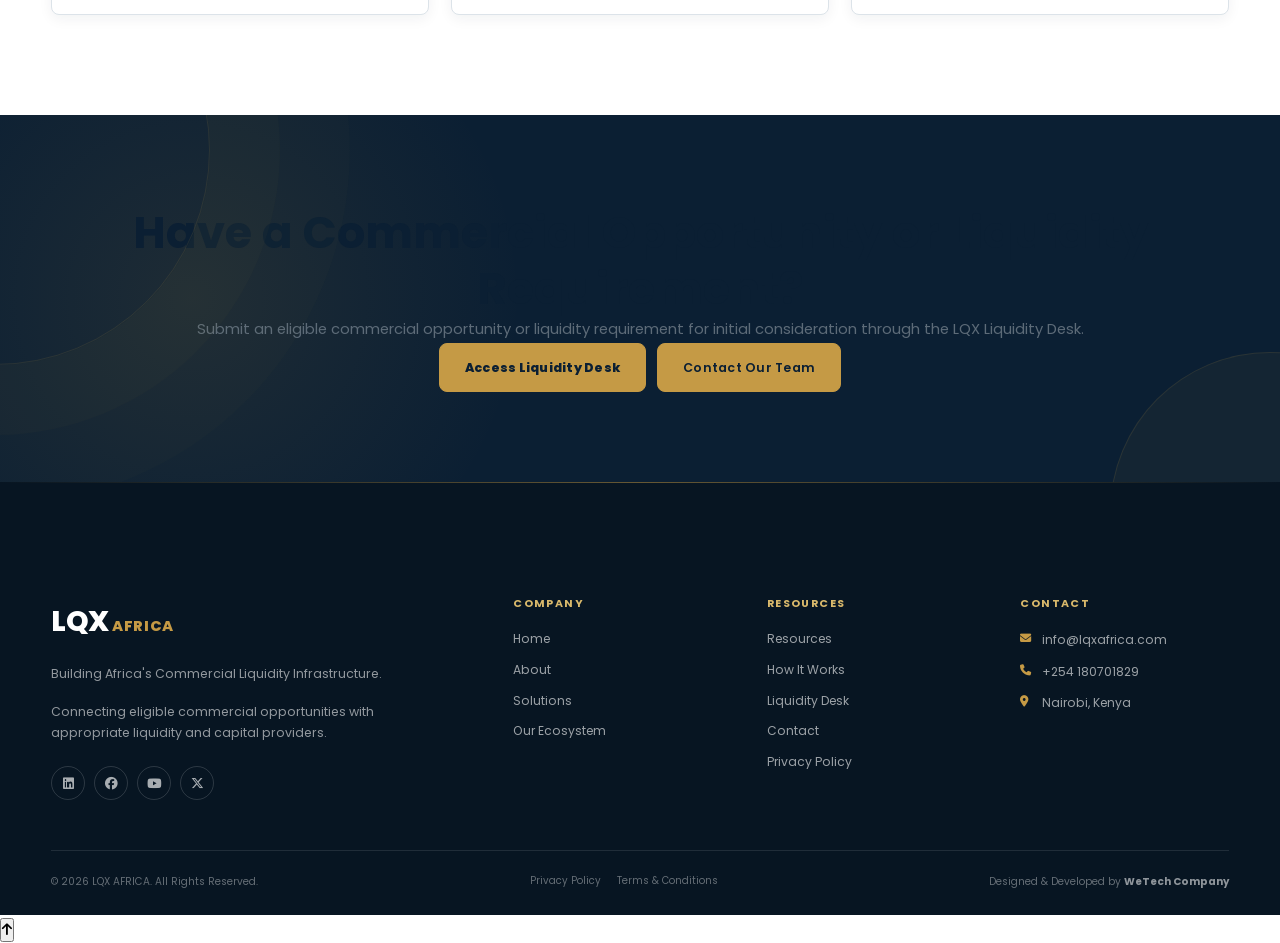
<file: lqx-Africa/pages/how-it-works.html>
<!DOCTYPE html>
<html lang="en">

<head>

    <meta charset="UTF-8">

    <meta name="viewport" content="width=device-width, initial-scale=1.0">

    <title>How It Works | LQX AFRICA</title>

    <meta name="description"
        content="Learn how LQX AFRICA connects eligible commercial opportunities with appropriate liquidity and capital providers through a structured, transparent process.">

    <link rel="stylesheet" href="../style.css">

    <link rel="preconnect" href="https://fonts.googleapis.com">

    <link rel="preconnect" href="https://fonts.gstatic.com" crossorigin>

    <link href="https://fonts.googleapis.com/css2?family=Poppins:wght@300;400;500;600;700;800&display=swap"
        rel="stylesheet">

    <link rel="stylesheet"
        href="https://cdnjs.cloudflare.com/ajax/libs/font-awesome/6.5.2/css/all.min.css">

</head>


<body>


<!-- ================= NAVIGATION ================= -->

<header class="header">

    <div class="container nav-container">

        <a href="../index.html" class="logo">

            <span class="logo-main">
                LQX
            </span>

            <span class="logo-gold">
                AFRICA
            </span>

        </a>


        <nav>

            <ul class="nav-links">

                <li>
                    <a href="../index.html">
                        Home
                    </a>
                </li>

                <li>
                    <a href="about.html">
                        About
                    </a>
                </li>

                <li>
                    <a href="solutions.html">
                        Solutions
                    </a>
                </li>

                <li>
                    <a href="ecosystem.html">
                        Our Ecosystem
                    </a>
                </li>

                <li>
                    <a href="how-it-works.html" class="active">
                        How It Works
                    </a>
                </li>

                <li>
                    <a href="resources.html">
                        Resources
                    </a>
                </li>

                <li>
                    <a href="contact.html">
                        Contact
                    </a>
                </li>

                <li>
                    <a href="liquidity-desk.html" class="btn btn-nav">
                        Access Liquidity Desk
                    </a>
                </li>

            </ul>

        </nav>

    </div>

</header>



<!-- ================= PAGE HERO ================= -->

<section class="page-hero">

    <div class="container">

        <h1>
            How LQX AFRICA Works
        </h1>

        <p>
            A structured, secure, and transparent process connecting
            eligible commercial opportunities with appropriate liquidity
            and capital providers across Africa.
        </p>

    </div>

</section>



<!-- ================= OUR PROCESS ================= -->

<section class="section-light">

    <div class="container">

        <div class="section-header">

            <div class="section-tag">
                OUR PROCESS
            </div>

            <h2>
                From Opportunity to Execution
            </h2>

            <div class="section-divider"></div>

            <p>
                LQX AFRICA provides a structured process for assessing,
                verifying, structuring and connecting eligible commercial
                opportunities with appropriate liquidity and capital providers.
            </p>

        </div>


        <div class="steps-grid">


            <!-- STEP 1 -->

            <div class="step-card">

                <div class="step-number">
                    1
                </div>

                <h3>
                    Submit
                </h3>

                <p>
                    A supplier, contractor, business, project sponsor or
                    other commercial participant submits a commercial
                    opportunity or liquidity requirement.
                </p>

            </div>


            <!-- STEP 2 -->

            <div class="step-card">

                <div class="step-number">
                    2
                </div>

                <h3>
                    Qualify
                </h3>

                <p>
                    LQX conducts an initial assessment to determine whether
                    the opportunity appears commercially credible and falls
                    within the company's operating parameters.
                </p>

            </div>


            <!-- STEP 3 -->

            <div class="step-card">

                <div class="step-number">
                    3
                </div>

                <h3>
                    Verify
                </h3>

                <p>
                    Relevant parties, companies, documents, contracts,
                    purchase orders, invoices, counterparties and supporting
                    information are subjected to appropriate verification.
                </p>

            </div>


            <!-- STEP 4 -->

            <div class="step-card">

                <div class="step-number">
                    4
                </div>

                <h3>
                    Assess
                </h3>

                <p>
                    The transaction is assessed from a commercial and risk
                    perspective, including documentation, counterparties,
                    payment cycles, repayment sources and structural considerations.
                </p>

            </div>


            <!-- STEP 5 -->

            <div class="step-card">

                <div class="step-number">
                    5
                </div>

                <h3>
                    Structure
                </h3>

                <p>
                    Where appropriate, LQX works with relevant parties and
                    professional or financial partners to determine what type
                    of liquidity or capital structure may fit the transaction.
                </p>

            </div>


            <!-- STEP 6 -->

            <div class="step-card">

                <div class="step-number">
                    6
                </div>

                <h3>
                    Match
                </h3>

                <p>
                    An eligible opportunity may then be introduced or matched
                    with an appropriate liquidity or capital provider.
                </p>

            </div>


            <!-- STEP 7 -->

            <div class="step-card">

                <div class="step-number">
                    7
                </div>

                <h3>
                    Execute
                </h3>

                <p>
                    The actual financing, investment, credit or other regulated
                    transaction is undertaken by the appropriate provider under
                    its own approval, documentation, risk and regulatory requirements.
                </p>

            </div>


            <!-- STEP 8 -->

            <div class="step-card">

                <div class="step-number">
                    8
                </div>

                <h3>
                    Monitor / Close
                </h3>

                <p>
                    Where appropriate and contractually agreed, LQX may monitor
                    transaction milestones, documentation, reporting and completion.
                </p>

            </div>

        </div>

    </div>

</section>



<!-- ================= WHY THE PROCESS WORKS ================= -->

<section class="section-dark">

    <div class="container">

        <div class="section-header">

            <div class="section-tag">
                WHY IT WORKS
            </div>

            <h2>
                A Trusted Commercial Infrastructure
            </h2>

            <div class="section-divider"></div>

            <p>
                LQX AFRICA combines structured assessment, appropriate
                verification, trusted partnerships and financial collaboration
                to support a secure and scalable commercial ecosystem.
            </p>

        </div>


        <div class="card-grid">


            <!-- VERIFIED PARTICIPANTS -->

            <div class="feature-card">

                <i class="fas fa-user-check"></i>

                <h3>
                    Verified Participants
                </h3>

                <p>
                    Relevant participants and supporting information are
                    subjected to appropriate verification as part of the
                    applicable onboarding and due-diligence process.
                </p>

            </div>


            <!-- SECURE INFRASTRUCTURE -->

            <div class="feature-card">

                <i class="fas fa-lock"></i>

                <h3>
                    Secure Infrastructure
                </h3>

                <p>
                    Built with security and data protection in mind to support
                    reliable commercial interactions and responsible handling
                    of transaction information.
                </p>

            </div>


            <!-- COLLABORATIVE NETWORK -->

            <div class="feature-card">

                <i class="fas fa-people-group"></i>

                <h3>
                    Collaborative Network
                </h3>

                <p>
                    Bringing together suppliers, buyers, financial institutions,
                    insurers, capital providers and strategic partners within
                    an integrated commercial ecosystem.
                </p>

            </div>


            <!-- STRUCTURED GROWTH -->

            <div class="feature-card">

                <i class="fas fa-chart-column"></i>

                <h3>
                    Structured Growth
                </h3>

                <p>
                    Supporting eligible businesses and commercial opportunities
                    through appropriate liquidity pathways, stronger commercial
                    relationships and access to relevant providers.
                </p>

            </div>

        </div>

    </div>

</section>



<!-- ================= FREQUENTLY ASKED QUESTIONS ================= -->

<section class="section-light">

    <div class="container">

        <div class="section-header">

            <div class="section-tag">
                FAQ
            </div>

            <h2>
                Frequently Asked Questions
            </h2>

            <div class="section-divider"></div>

        </div>


        <div class="card-grid">


            <!-- FAQ 1 -->

            <div class="feature-card">

                <h3>
                    Who can engage with LQX AFRICA?
                </h3>

                <p>
                    Suppliers, contractors, buyers, project sponsors,
                    capital providers, banks, DFIs, insurance companies,
                    corporate organizations, development partners and
                    strategic stakeholders may engage with LQX AFRICA,
                    subject to applicable eligibility and verification requirements.
                </p>

            </div>


            <!-- FAQ 2 -->

            <div class="feature-card">

                <h3>
                    How do I submit a commercial opportunity?
                </h3>

                <p>
                    Eligible commercial participants can submit an opportunity
                    or liquidity requirement through the LQX Liquidity Desk.
                    Each submission is subject to initial qualification,
                    verification, due diligence and applicable provider requirements.
                </p>

            </div>


            <!-- FAQ 3 -->

            <div class="feature-card">

                <h3>
                    Does LQX AFRICA provide the financing directly?
                </h3>

                <p>
                    LQX AFRICA operates as commercial liquidity infrastructure
                    and an intermediary platform. Where appropriate, eligible
                    opportunities may be introduced or matched with suitable
                    liquidity or capital providers. Any financing, investment,
                    credit or other regulated transaction is undertaken by the
                    appropriate provider under its own requirements.
                </p>

            </div>


            <!-- FAQ 4 -->

            <div class="feature-card">

                <h3>
                    Is every submitted opportunity funded?
                </h3>

                <p>
                    No. Submission does not guarantee qualification, funding,
                    investment, approval or transaction completion. Opportunities
                    remain subject to eligibility, verification, due diligence,
                    risk assessment, provider requirements and applicable
                    regulatory frameworks.
                </p>

            </div>


            <!-- FAQ 5 -->

            <div class="feature-card">

                <h3>
                    Is LQX AFRICA available across Africa?
                </h3>

                <p>
                    LQX AFRICA is being developed as commercial liquidity
                    infrastructure with an Africa-wide orientation. Availability,
                    participation and transaction structures may vary by market,
                    provider requirements and applicable regulatory frameworks.
                </p>

            </div>


            <!-- FAQ 6 -->

            <div class="feature-card">

                <h3>
                    What happens after an opportunity is matched?
                </h3>

                <p>
                    The appropriate liquidity or capital provider conducts its
                    own assessment, approval, documentation, risk review and
                    regulatory processes. Where appropriate and contractually
                    agreed, LQX may monitor relevant transaction milestones,
                    reporting and completion.
                </p>

            </div>

        </div>

    </div>

</section>



<!-- ================= CALL TO ACTION ================= -->

<section class="cta-section">

    <div class="container">

        <h2>
            Have a Commercial Opportunity or Liquidity Requirement?
        </h2>

        <p>
            Submit an eligible commercial opportunity or liquidity requirement
            for initial consideration through the LQX Liquidity Desk.
        </p>

        <div class="cta-buttons">

            <a href="liquidity-desk.html" class="btn btn-primary">
                Access Liquidity Desk
            </a>

            <a href="contact.html" class="btn btn-outline-light">
                Contact Our Team
            </a>

        </div>

    </div>

</section>



<!-- ================= FOOTER ================= -->

<footer class="site-footer">

    <div class="container footer-grid">


        <!-- ================= FOOTER BRAND ================= -->

        <div class="footer-brand">

            <a href="../index.html" class="logo">

                <span class="logo-main">
                    LQX
                </span>

                <span class="logo-gold">
                    AFRICA
                </span>

            </a>


            <p>
                Building Africa's Commercial Liquidity Infrastructure.
            </p>

            <p>
                Connecting eligible commercial opportunities with
                appropriate liquidity and capital providers.
            </p>


            <div class="social-links">

                <a href="#" aria-label="LinkedIn">
                    <i class="fab fa-linkedin"></i>
                </a>

                <a href="#" aria-label="Facebook">
                    <i class="fab fa-facebook"></i>
                </a>

                <a href="#" aria-label="YouTube">
                    <i class="fab fa-youtube"></i>
                </a>

                <a href="#" aria-label="X">
                    <i class="fab fa-x-twitter"></i>
                </a>

            </div>

        </div>



        <!-- ================= COMPANY ================= -->

        <div class="footer-column">

            <h4>
                COMPANY
            </h4>

            <a href="../index.html">
                Home
            </a>

            <a href="about.html">
                About
            </a>

            <a href="solutions.html">
                Solutions
            </a>

            <a href="ecosystem.html">
                Our Ecosystem
            </a>

        </div>



        <!-- ================= RESOURCES ================= -->

        <div class="footer-column">

            <h4>
                RESOURCES
            </h4>

            <a href="resources.html">
                Resources
            </a>

            <a href="how-it-works.html">
                How It Works
            </a>

            <a href="liquidity-desk.html">
                Liquidity Desk
            </a>

            <a href="contact.html">
                Contact
            </a>

            <a href="#">
                Privacy Policy
            </a>

        </div>



        <!-- ================= CONTACT ================= -->

        <div class="footer-column">

            <h4>
                CONTACT
            </h4>

            <p>
                <i class="fas fa-envelope"></i>
                info@lqxafrica.com
            </p>

            <p>
                <i class="fas fa-phone"></i>
                +254 180701829
            </p>

            <p>
                <i class="fas fa-location-dot"></i>
                Nairobi, Kenya
            </p>

        </div>

    </div>



    <!-- ================= FOOTER BOTTOM ================= -->

    <div class="container footer-bottom">

        <p>
            © 2026 LQX AFRICA. All Rights Reserved.
        </p>

        <div class="footer-legal">

            <a href="#">
                Privacy Policy
            </a>

            <a href="#">
                Terms &amp; Conditions
            </a>

        </div>

        <p>
            Designed &amp; Developed by
            <strong>WeTech Company</strong>
        </p>

    </div>

</footer>



<!-- ================= JAVASCRIPT ================= -->

<script src="../script.js"></script>


</body>

</html>
</file>
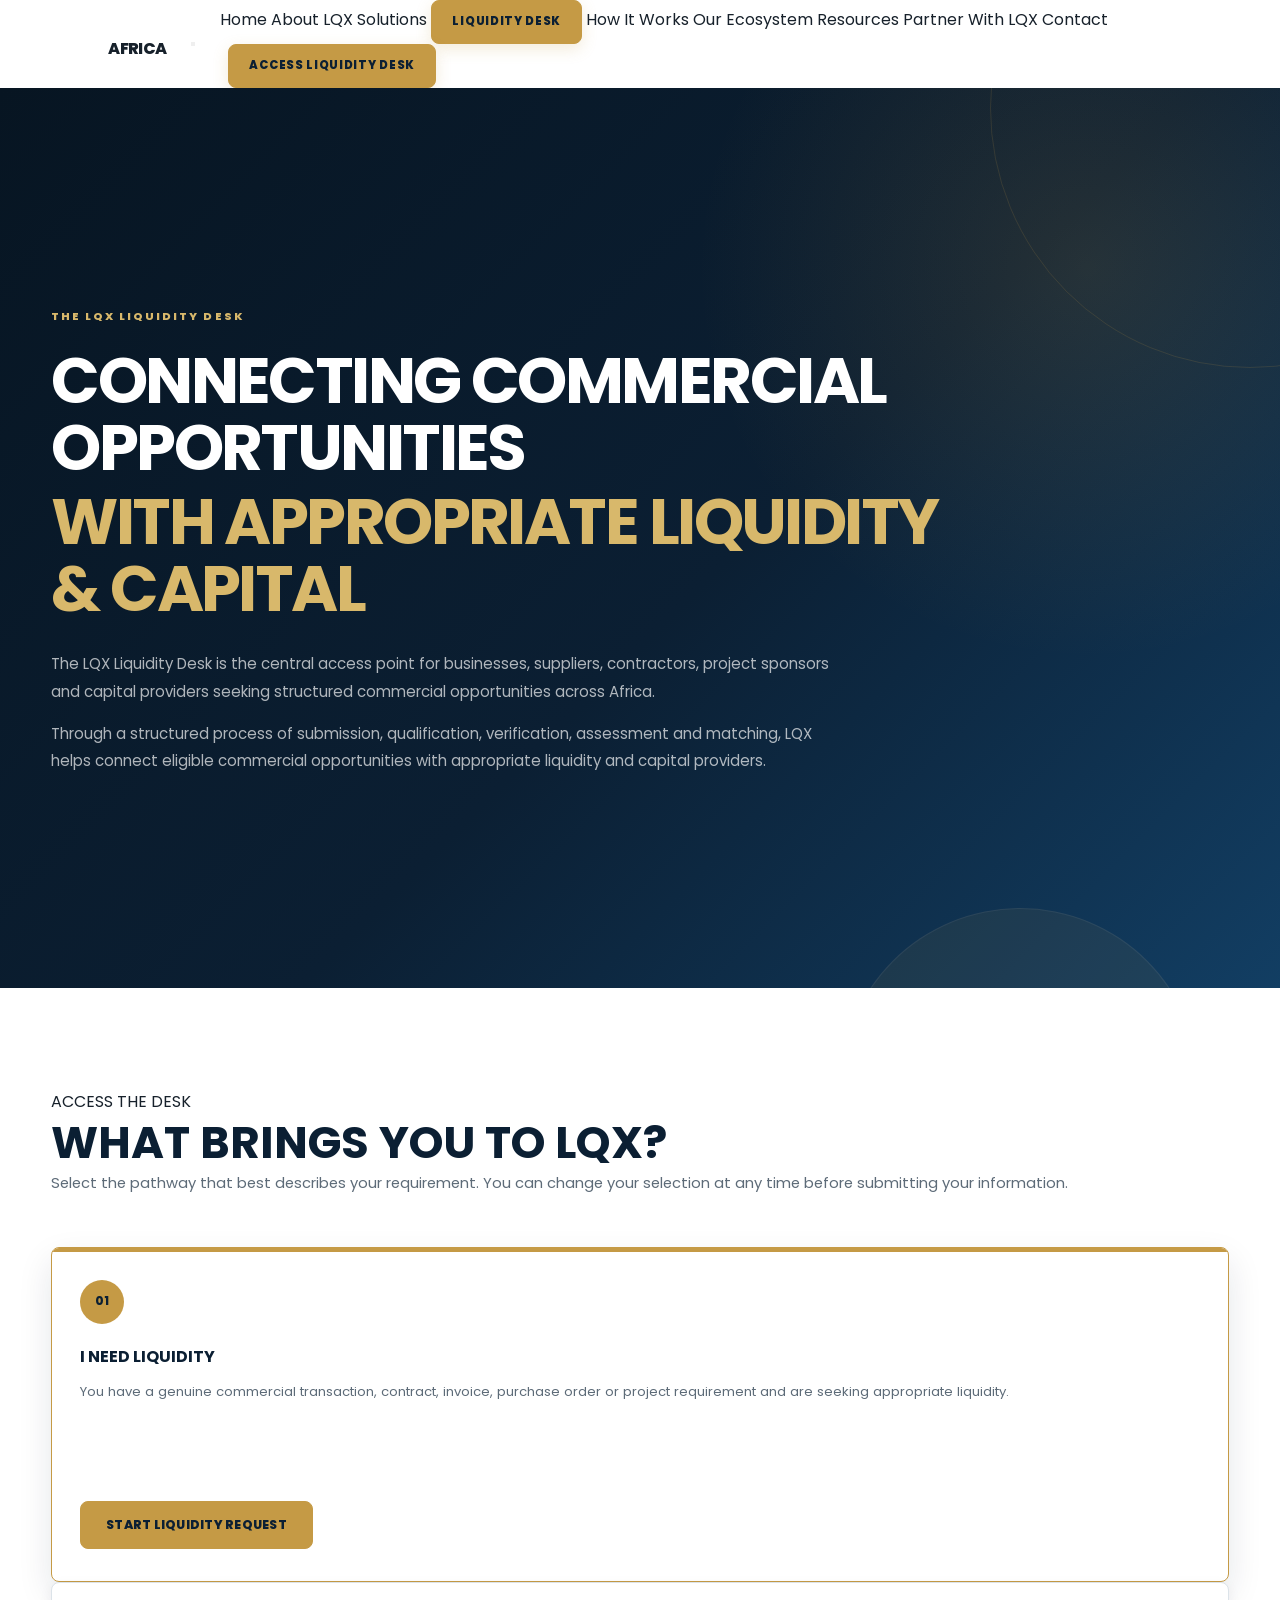
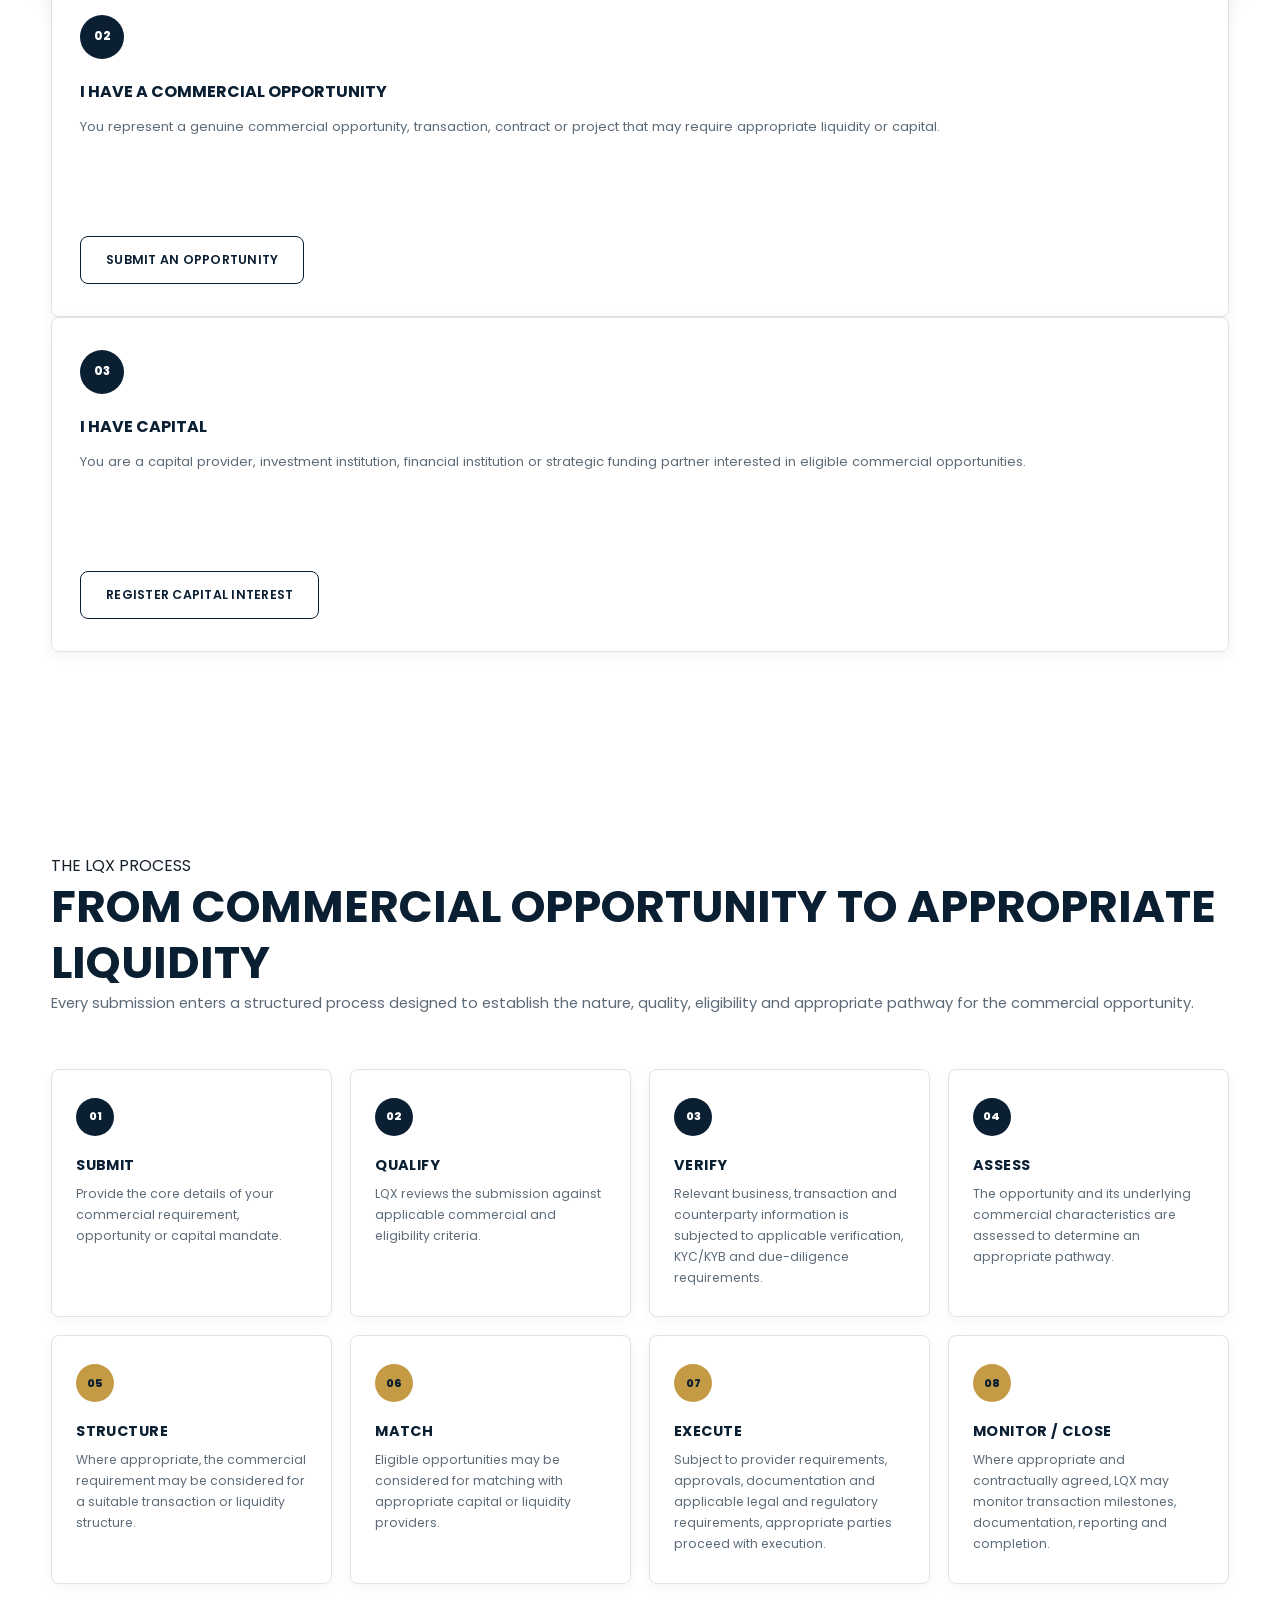
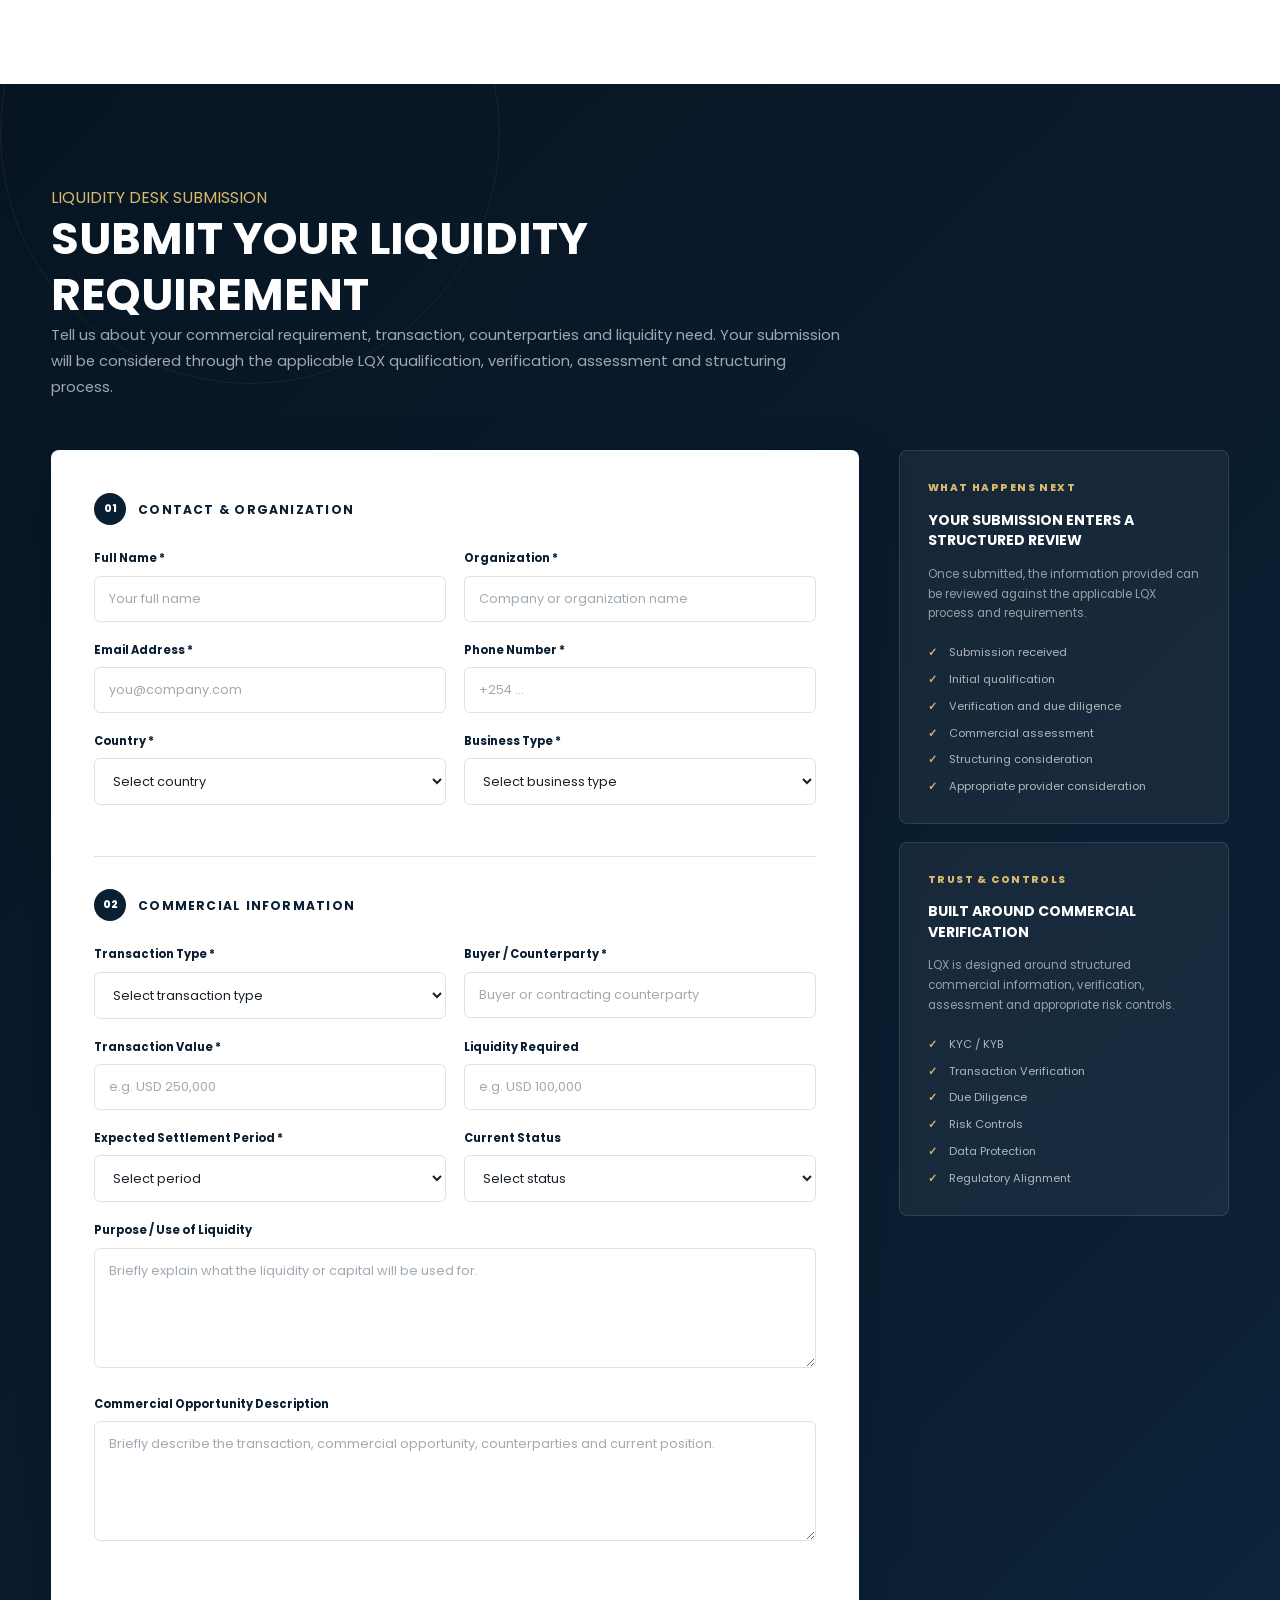
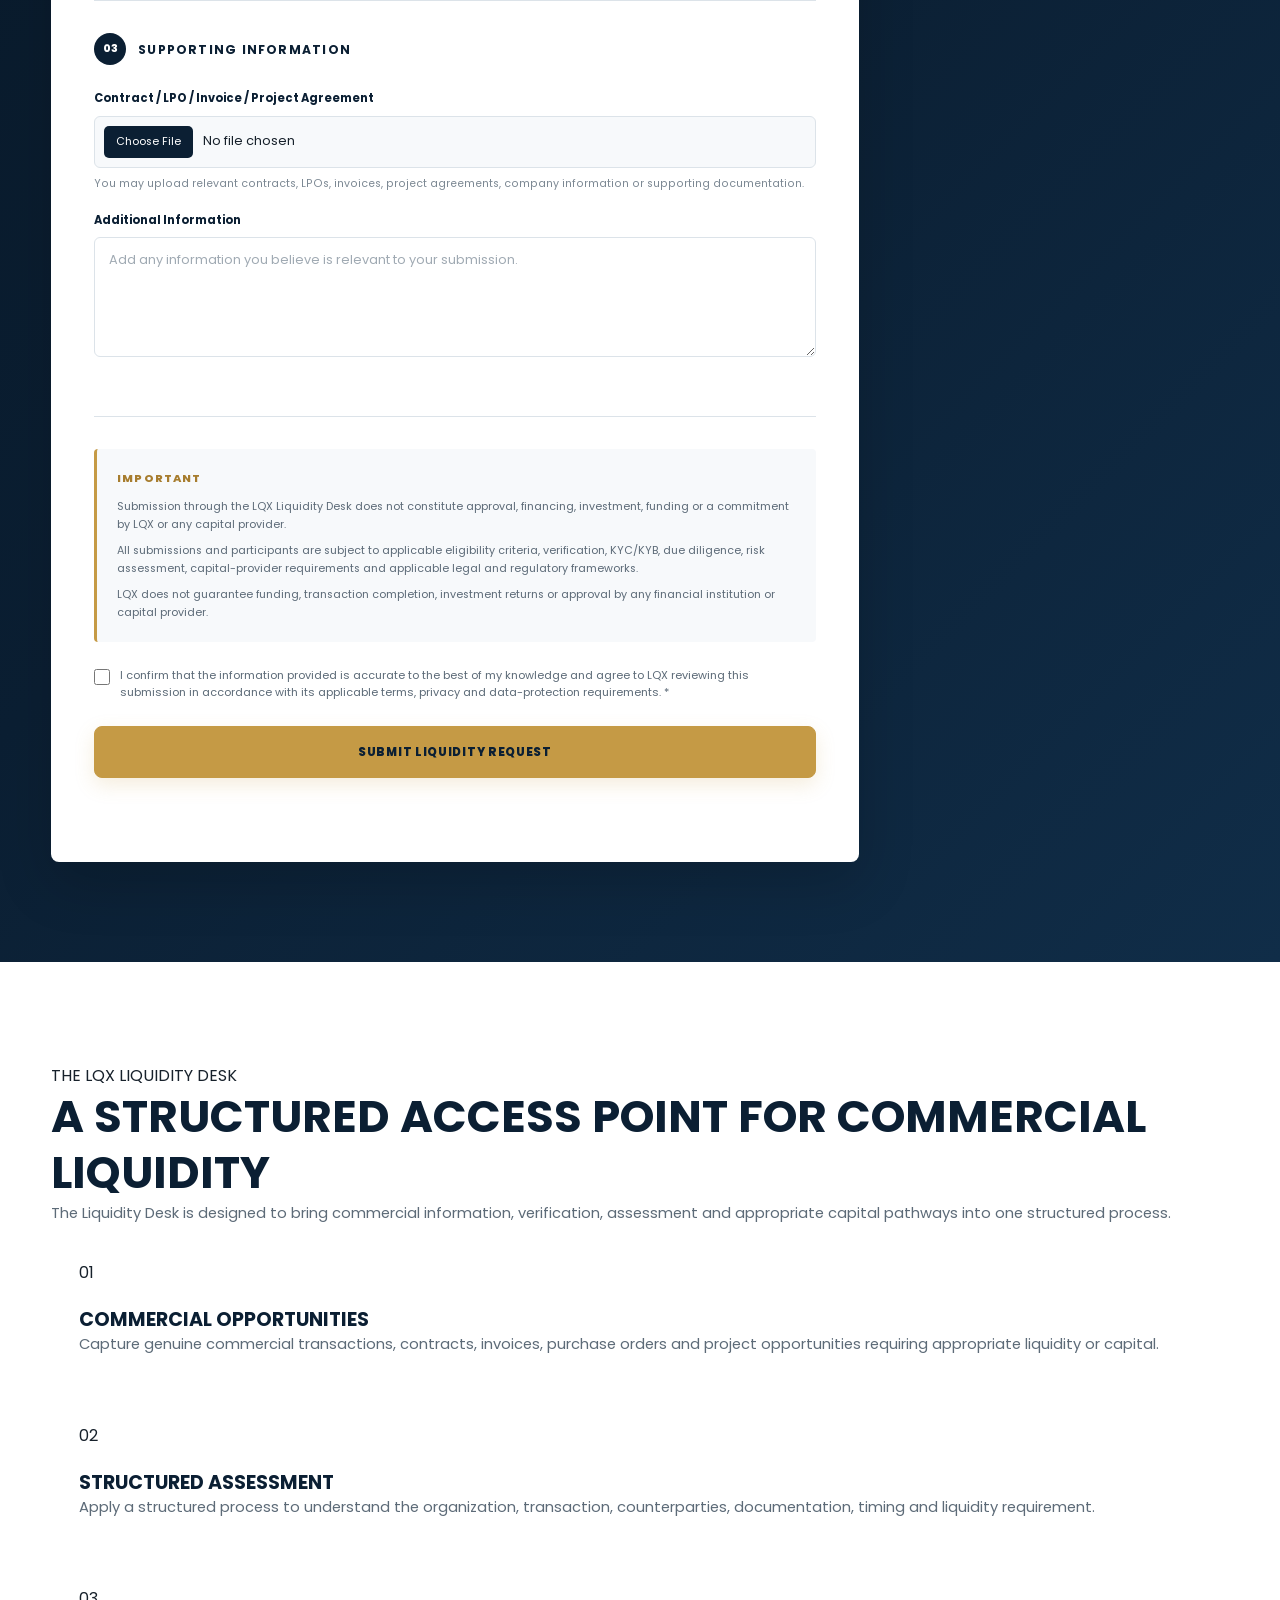
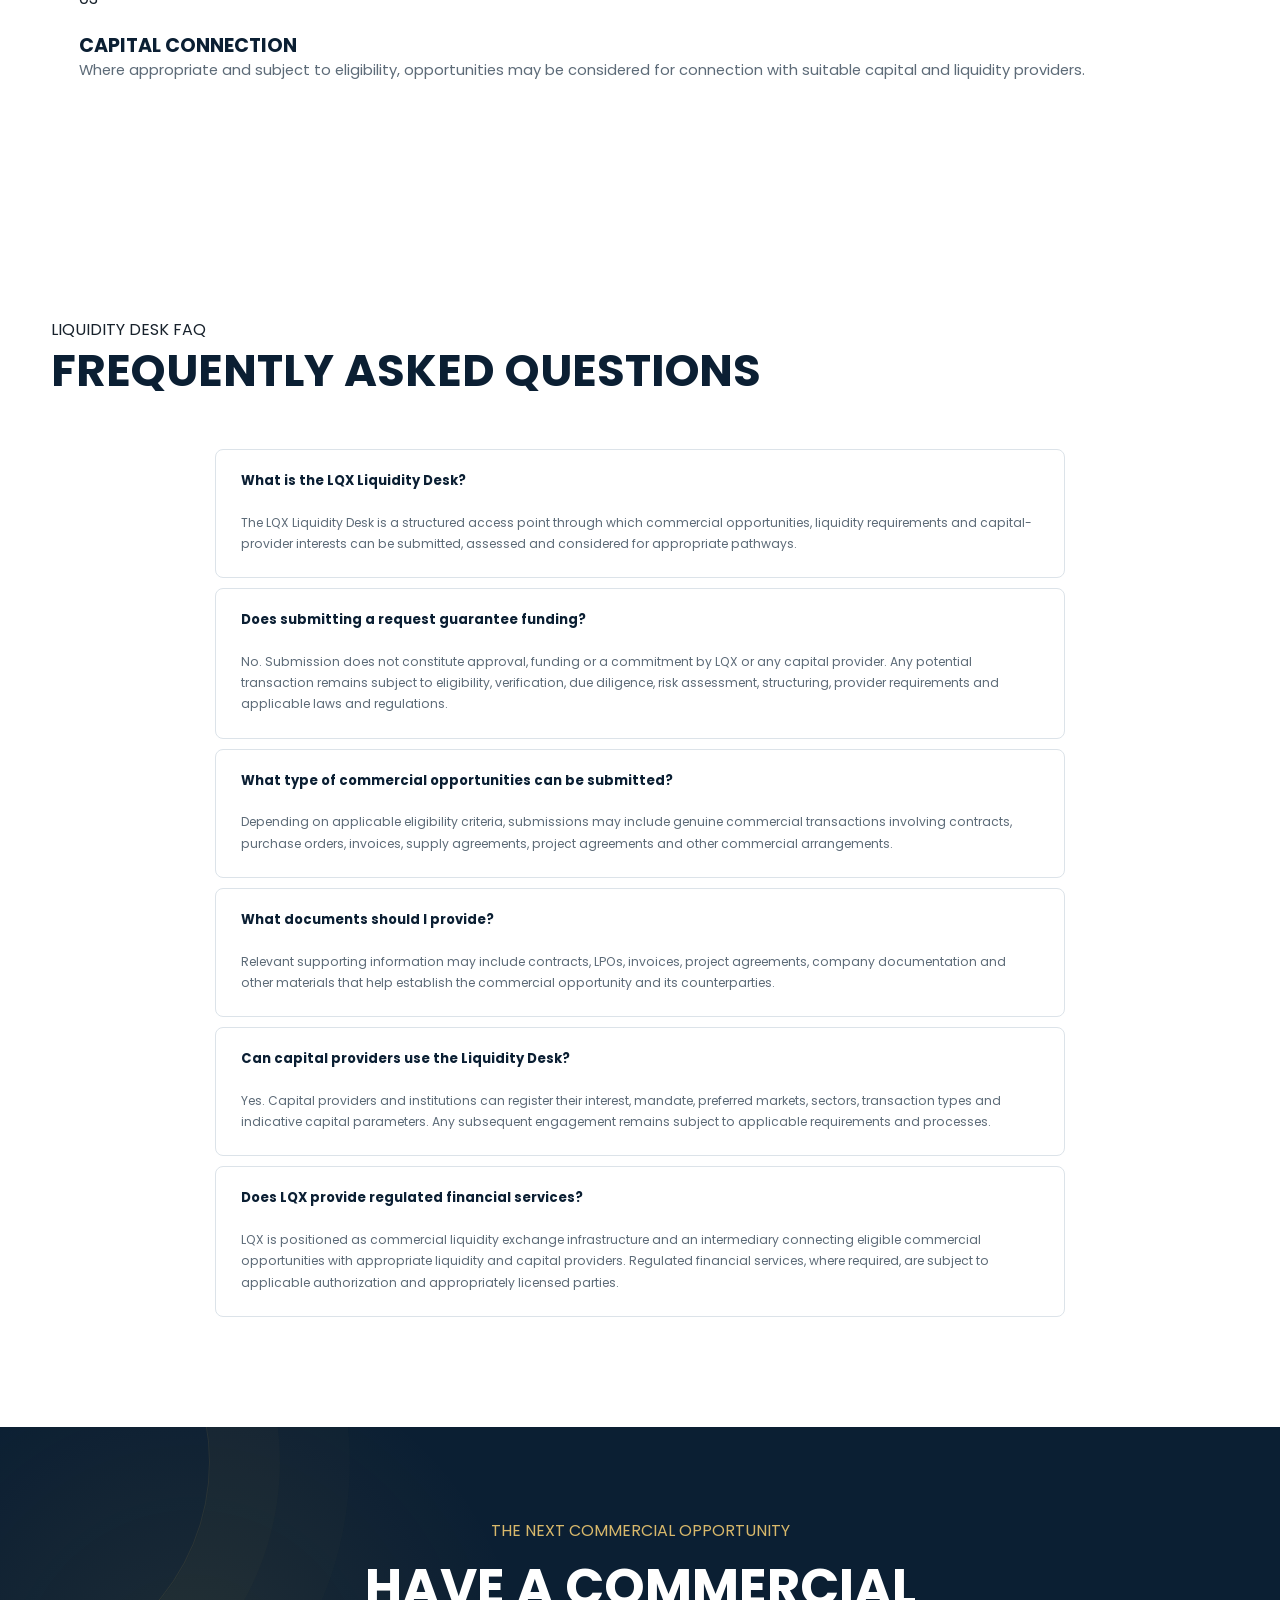
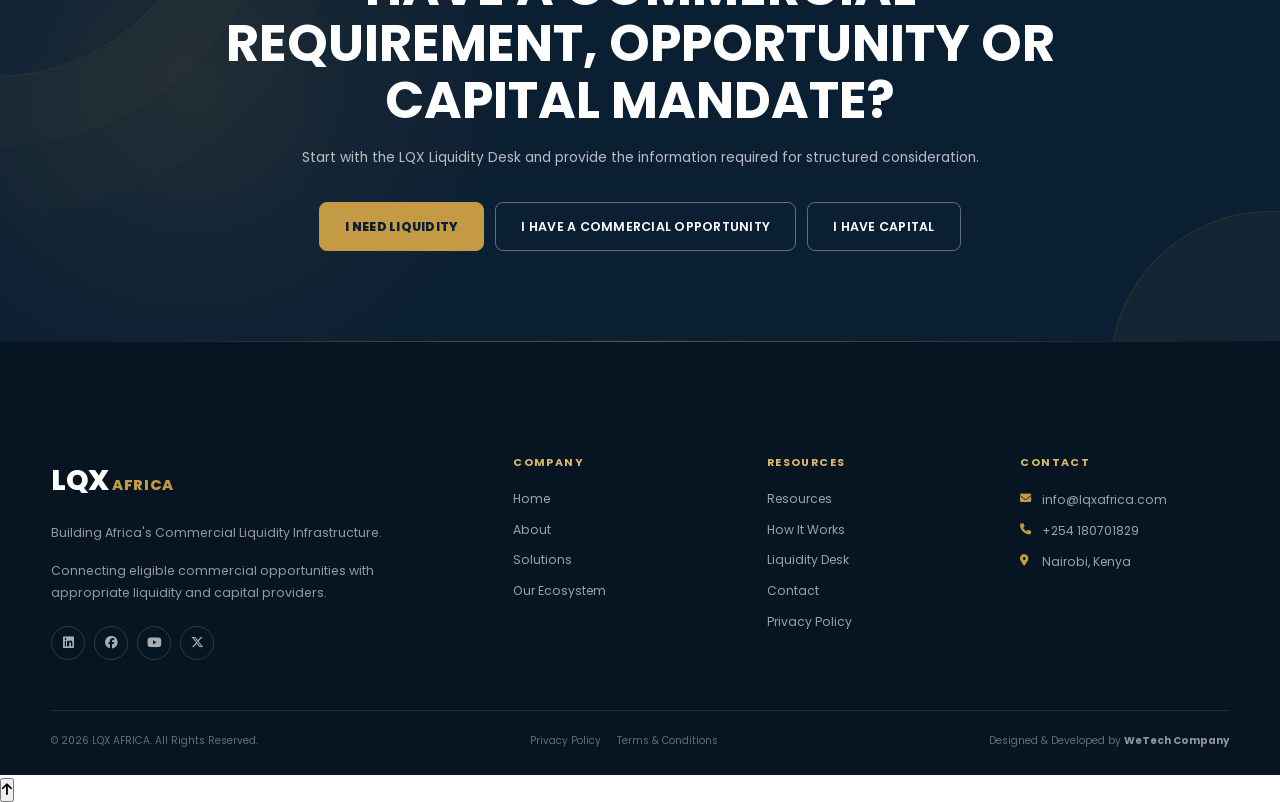
<file: lqx-Africa/pages/liquidity-desk.html>
<!DOCTYPE html>
<html lang="en">

<head>

    <meta charset="UTF-8">

    <meta name="viewport" content="width=device-width, initial-scale=1.0">

    <title>LQX Liquidity Desk | Commercial Liquidity Infrastructure</title>

    <meta name="description"
        content="Access the LQX Liquidity Desk to submit commercial liquidity requirements, commercial opportunities, or capital provider interests. LQX connects eligible commercial opportunities with appropriate liquidity and capital providers.">

    <meta name="keywords"
        content="LQX Africa, Liquidity Desk, commercial liquidity, working capital, commercial opportunities, capital providers, Africa, business finance">

    <meta name="author" content="LQX AFRICA">

    <link rel="stylesheet" href="../style.css">

    <link rel="preconnect" href="https://fonts.googleapis.com">

    <link rel="preconnect" href="https://fonts.gstatic.com" crossorigin>

    <link
        href="https://fonts.googleapis.com/css2?family=Poppins:wght@300;400;500;600;700;800&display=swap"
        rel="stylesheet">

    <link
        rel="stylesheet"
        href="https://cdnjs.cloudflare.com/ajax/libs/font-awesome/6.5.2/css/all.min.css">

</head>


<body>


<!-- ================= NAVIGATION ================= -->

<header class="site-header">

    <nav class="navbar">

        <div class="container nav-container">

            <a href="../index.html" class="logo">

                <span class="logo-main">
                    LQX
                </span>

                <span class="logo-sub">
                    AFRICA
                </span>

            </a>


            <button
                class="nav-toggle"
                aria-label="Toggle navigation">

                <span></span>
                <span></span>
                <span></span>

            </button>


            <div class="nav-menu">

                <a href="../index.html">
                    Home
                </a>

                <a href="about.html">
                    About LQX
                </a>

                <a href="solutions.html">
                    Solutions
                </a>

                <a
                    href="liquidity-desk.html"
                    class="active">

                    Liquidity Desk

                </a>

                <a href="how-it-works.html">
                    How It Works
                </a>

                <a href="ecosystem.html">
                    Our Ecosystem
                </a>

                <a href="resources.html">
                    Resources
                </a>

                <a href="partner.html">
                    Partner With LQX
                </a>

                <a href="contact.html">
                    Contact
                </a>

                <a
                    href="liquidity-desk.html"
                    class="nav-cta">

                    ACCESS LIQUIDITY DESK

                </a>

            </div>

        </div>

    </nav>

</header>



<!-- ================= HERO ================= -->

<section class="hero hero-inner">

    <div class="container">

        <div class="hero-content">

            <div class="section-label">
                THE LQX LIQUIDITY DESK
            </div>


            <h1>

                CONNECTING COMMERCIAL OPPORTUNITIES

                <span>
                    WITH APPROPRIATE LIQUIDITY &amp; CAPITAL
                </span>

            </h1>


            <p class="hero-text">

                The LQX Liquidity Desk is the central access point for
                businesses, suppliers, contractors, project sponsors and
                capital providers seeking structured commercial
                opportunities across Africa.

            </p>


            <p class="hero-text">

                Through a structured process of submission, qualification,
                verification, assessment and matching, LQX helps connect
                eligible commercial opportunities with appropriate
                liquidity and capital providers.

            </p>

        </div>

    </div>

</section>



<!-- ================= ENGAGEMENT OPTIONS ================= -->

<section class="section">

    <div class="container">

        <div class="section-heading centered">

            <div class="section-label">
                ACCESS THE DESK
            </div>

            <h2>
                WHAT BRINGS YOU TO LQX?
            </h2>

            <p>
                Select the pathway that best describes your requirement.
                You can change your selection at any time before submitting
                your information.
            </p>

        </div>


        <div class="cards-grid three-column liquidity-options">


            <!-- LIQUIDITY -->

            <div
                class="card liquidity-option"
                data-type="liquidity">

                <div class="card-number">
                    01
                </div>

                <h3>
                    I NEED LIQUIDITY
                </h3>

                <p>
                    You have a genuine commercial transaction,
                    contract, invoice, purchase order or project
                    requirement and are seeking appropriate liquidity.
                </p>

                <button
                    type="button"
                    class="btn btn-primary option-select"
                    data-type="liquidity">

                    START LIQUIDITY REQUEST

                </button>

            </div>



            <!-- OPPORTUNITY -->

            <div
                class="card liquidity-option"
                data-type="opportunity">

                <div class="card-number">
                    02
                </div>

                <h3>
                    I HAVE A COMMERCIAL OPPORTUNITY
                </h3>

                <p>
                    You represent a genuine commercial opportunity,
                    transaction, contract or project that may require
                    appropriate liquidity or capital.
                </p>

                <button
                    type="button"
                    class="btn btn-outline option-select"
                    data-type="opportunity">

                    SUBMIT AN OPPORTUNITY

                </button>

            </div>



            <!-- CAPITAL -->

            <div
                class="card liquidity-option"
                data-type="capital">

                <div class="card-number">
                    03
                </div>

                <h3>
                    I HAVE CAPITAL
                </h3>

                <p>
                    You are a capital provider, investment institution,
                    financial institution or strategic funding partner
                    interested in eligible commercial opportunities.
                </p>

                <button
                    type="button"
                    class="btn btn-outline option-select"
                    data-type="capital">

                    REGISTER CAPITAL INTEREST

                </button>

            </div>

        </div>

    </div>

</section>



<!-- ================= DESK PROCESS ================= -->

<section class="section section-alt">

    <div class="container">

        <div class="section-heading centered">

            <div class="section-label">
                THE LQX PROCESS
            </div>

            <h2>
                FROM COMMERCIAL OPPORTUNITY
                TO APPROPRIATE LIQUIDITY
            </h2>

            <p>
                Every submission enters a structured process designed to
                establish the nature, quality, eligibility and appropriate
                pathway for the commercial opportunity.
            </p>

        </div>


        <div class="process-grid">


            <!-- 01 -->

            <div class="process-step">

                <span>01</span>

                <h3>
                    Submit
                </h3>

                <p>
                    Provide the core details of your commercial requirement,
                    opportunity or capital mandate.
                </p>

            </div>


            <!-- 02 -->

            <div class="process-step">

                <span>02</span>

                <h3>
                    Qualify
                </h3>

                <p>
                    LQX reviews the submission against applicable
                    commercial and eligibility criteria.
                </p>

            </div>


            <!-- 03 -->

            <div class="process-step">

                <span>03</span>

                <h3>
                    Verify
                </h3>

                <p>
                    Relevant business, transaction and counterparty
                    information is subjected to applicable verification,
                    KYC/KYB and due-diligence requirements.
                </p>

            </div>


            <!-- 04 -->

            <div class="process-step">

                <span>04</span>

                <h3>
                    Assess
                </h3>

                <p>
                    The opportunity and its underlying commercial
                    characteristics are assessed to determine an
                    appropriate pathway.
                </p>

            </div>


            <!-- 05 -->

            <div class="process-step">

                <span>05</span>

                <h3>
                    Structure
                </h3>

                <p>
                    Where appropriate, the commercial requirement may be
                    considered for a suitable transaction or liquidity
                    structure.
                </p>

            </div>


            <!-- 06 -->

            <div class="process-step">

                <span>06</span>

                <h3>
                    Match
                </h3>

                <p>
                    Eligible opportunities may be considered for matching
                    with appropriate capital or liquidity providers.
                </p>

            </div>


            <!-- 07 -->

            <div class="process-step">

                <span>07</span>

                <h3>
                    Execute
                </h3>

                <p>
                    Subject to provider requirements, approvals,
                    documentation and applicable legal and regulatory
                    requirements, appropriate parties proceed with
                    execution.
                </p>

            </div>


            <!-- 08 -->

            <div class="process-step">

                <span>08</span>

                <h3>
                    Monitor / Close
                </h3>

                <p>
                    Where appropriate and contractually agreed, LQX may
                    monitor transaction milestones, documentation,
                    reporting and completion.
                </p>

            </div>

        </div>

    </div>

</section>



<!-- ================= SUBMISSION FORM ================= -->

<section
    class="section liquidity-form-section"
    id="liquidity-form">

    <div class="container">

        <div class="section-heading">

            <div class="section-label">
                LIQUIDITY DESK SUBMISSION
            </div>

            <h2 id="form-title">
                SUBMIT YOUR REQUIREMENT
            </h2>

            <p id="form-introduction">

                Select a pathway above and provide the information
                requested below. The information helps LQX understand
                your commercial requirement and determine the appropriate
                next step.

            </p>

        </div>


        <div class="form-layout">


            <!-- ================= FORM ================= -->

            <div class="form-main">

                <form
                    id="liquidityDeskForm"
                    enctype="multipart/form-data">


                    <input
                        type="hidden"
                        id="submissionType"
                        name="submission_type"
                        value="liquidity">



                    <!-- ================= CONTACT & ORGANIZATION ================= -->

                    <div class="form-section">

                        <div class="form-section-heading">

                            <span>
                                01
                            </span>

                            <h3>
                                CONTACT &amp; ORGANIZATION
                            </h3>

                        </div>


                        <div class="form-row">

                            <div class="form-group">

                                <label for="fullName">
                                    Full Name *
                                </label>

                                <input
                                    type="text"
                                    id="fullName"
                                    name="full_name"
                                    required
                                    placeholder="Your full name">

                            </div>


                            <div class="form-group">

                                <label for="organization">
                                    Organization *
                                </label>

                                <input
                                    type="text"
                                    id="organization"
                                    name="organization"
                                    required
                                    placeholder="Company or organization name">

                            </div>

                        </div>


                        <div class="form-row">

                            <div class="form-group">

                                <label for="email">
                                    Email Address *
                                </label>

                                <input
                                    type="email"
                                    id="email"
                                    name="email"
                                    required
                                    placeholder="you@company.com">

                            </div>


                            <div class="form-group">

                                <label for="phone">
                                    Phone Number *
                                </label>

                                <input
                                    type="tel"
                                    id="phone"
                                    name="phone"
                                    required
                                    placeholder="+254 ...">

                            </div>

                        </div>


                        <div class="form-row">

                            <div class="form-group">

                                <label for="country">
                                    Country *
                                </label>

                                <select
                                    id="country"
                                    name="country"
                                    required>

                                    <option value="">
                                        Select country
                                    </option>

                                    <option value="Kenya">
                                        Kenya
                                    </option>

                                    <option value="Uganda">
                                        Uganda
                                    </option>

                                    <option value="Tanzania">
                                        Tanzania
                                    </option>

                                    <option value="Rwanda">
                                        Rwanda
                                    </option>

                                    <option value="Ethiopia">
                                        Ethiopia
                                    </option>

                                    <option value="Ghana">
                                        Ghana
                                    </option>

                                    <option value="Nigeria">
                                        Nigeria
                                    </option>

                                    <option value="South Africa">
                                        South Africa
                                    </option>

                                    <option value="Zambia">
                                        Zambia
                                    </option>

                                    <option value="Zimbabwe">
                                        Zimbabwe
                                    </option>

                                    <option value="Other African Market">
                                        Other African Market
                                    </option>

                                    <option value="Other">
                                        Other
                                    </option>

                                </select>

                            </div>


                            <div
                                class="form-group"
                                id="businessTypeGroup">

                                <label for="businessType">
                                    Business Type *
                                </label>

                                <select
                                    id="businessType"
                                    name="business_type"
                                    required>

                                    <option value="">
                                        Select business type
                                    </option>

                                    <option value="Supplier">
                                        Supplier
                                    </option>

                                    <option value="Contractor">
                                        Contractor
                                    </option>

                                    <option value="Distributor">
                                        Distributor
                                    </option>

                                    <option value="Manufacturer">
                                        Manufacturer
                                    </option>

                                    <option value="Project Sponsor">
                                        Project Sponsor
                                    </option>

                                    <option value="Service Provider">
                                        Service Provider
                                    </option>

                                    <option value="Other">
                                        Other
                                    </option>

                                </select>

                            </div>

                        </div>

                    </div>



                    <!-- ================= COMMERCIAL INFORMATION ================= -->

                    <div
                        class="form-section"
                        id="commercialSection">

                        <div class="form-section-heading">

                            <span>
                                02
                            </span>

                            <h3>
                                COMMERCIAL INFORMATION
                            </h3>

                        </div>


                        <div id="commercialFields">


                            <div class="form-row">

                                <div class="form-group">

                                    <label for="transactionType">
                                        Transaction Type *
                                    </label>

                                    <select
                                        id="transactionType"
                                        name="transaction_type"
                                        required>

                                        <option value="">
                                            Select transaction type
                                        </option>

                                        <option value="Invoice">
                                            Invoice
                                        </option>

                                        <option value="Purchase Order">
                                            Purchase Order / LPO
                                        </option>

                                        <option value="Contract">
                                            Contract
                                        </option>

                                        <option value="Project Agreement">
                                            Project Agreement
                                        </option>

                                        <option value="Supply Agreement">
                                            Supply Agreement
                                        </option>

                                        <option value="Other">
                                            Other
                                        </option>

                                    </select>

                                </div>


                                <div class="form-group">

                                    <label for="counterparty">
                                        Buyer / Counterparty *
                                    </label>

                                    <input
                                        type="text"
                                        id="counterparty"
                                        name="counterparty"
                                        required
                                        placeholder="Buyer or contracting counterparty">

                                </div>

                            </div>


                            <div class="form-row">

                                <div class="form-group">

                                    <label for="transactionValue">
                                        Transaction Value *
                                    </label>

                                    <input
                                        type="text"
                                        id="transactionValue"
                                        name="transaction_value"
                                        required
                                        placeholder="e.g. USD 250,000">

                                </div>


                                <div class="form-group">

                                    <label for="liquidityRequired">
                                        Liquidity Required
                                    </label>

                                    <input
                                        type="text"
                                        id="liquidityRequired"
                                        name="liquidity_required"
                                        placeholder="e.g. USD 100,000">

                                </div>

                            </div>


                            <div class="form-row">

                                <div class="form-group">

                                    <label for="settlementPeriod">
                                        Expected Settlement Period *
                                    </label>

                                    <select
                                        id="settlementPeriod"
                                        name="settlement_period"
                                        required>

                                        <option value="">
                                            Select period
                                        </option>

                                        <option value="Less than 30 days">
                                            Less than 30 days
                                        </option>

                                        <option value="30-60 days">
                                            30–60 days
                                        </option>

                                        <option value="60-90 days">
                                            60–90 days
                                        </option>

                                        <option value="90-180 days">
                                            90–180 days
                                        </option>

                                        <option value="More than 180 days">
                                            More than 180 days
                                        </option>

                                    </select>

                                </div>


                                <div
                                    class="form-group"
                                    id="currentStatusGroup">

                                    <label for="currentStatus">
                                        Current Status
                                    </label>

                                    <select
                                        id="currentStatus"
                                        name="current_status">

                                        <option value="">
                                            Select status
                                        </option>

                                        <option value="Contracted">
                                            Contracted
                                        </option>

                                        <option value="Purchase Order Issued">
                                            Purchase Order Issued
                                        </option>

                                        <option value="Invoice Issued">
                                            Invoice Issued
                                        </option>

                                        <option value="Awarded">
                                            Awarded
                                        </option>

                                        <option value="Under Negotiation">
                                            Under Negotiation
                                        </option>

                                        <option value="Early Stage">
                                            Early Stage
                                        </option>

                                        <option value="Other">
                                            Other
                                        </option>

                                    </select>

                                </div>

                            </div>


                            <div class="form-group">

                                <label for="purpose">
                                    Purpose / Use of Liquidity
                                </label>

                                <textarea
                                    id="purpose"
                                    name="purpose"
                                    rows="4"
                                    placeholder="Briefly explain what the liquidity or capital will be used for."></textarea>

                            </div>


                            <div class="form-group">

                                <label for="description">
                                    Commercial Opportunity Description
                                </label>

                                <textarea
                                    id="description"
                                    name="description"
                                    rows="5"
                                    placeholder="Briefly describe the transaction, commercial opportunity, counterparties and current position."></textarea>

                            </div>

                        </div>

                    </div>



                    <!-- ================= CAPITAL PROVIDER ================= -->

                    <div
                        class="form-section"
                        id="capitalSection">

                        <div class="form-section-heading">

                            <span>
                                02
                            </span>

                            <h3>
                                CAPITAL PROVIDER PROFILE
                            </h3>

                        </div>


                        <div class="capital-fields">


                            <div class="form-row">

                                <div class="form-group">

                                    <label for="organizationType">
                                        Organization Type *
                                    </label>

                                    <select
                                        id="organizationType"
                                        name="organization_type">

                                        <option value="">
                                            Select organization type
                                        </option>

                                        <option value="Bank">
                                            Bank
                                        </option>

                                        <option value="Investment Firm">
                                            Investment Firm
                                        </option>

                                        <option value="Private Capital">
                                            Private Capital
                                        </option>

                                        <option value="Institutional Investor">
                                            Institutional Investor
                                        </option>

                                        <option value="Development Finance Institution">
                                            Development Finance Institution
                                        </option>

                                        <option value="Family Office">
                                            Family Office
                                        </option>

                                        <option value="Corporate">
                                            Corporate
                                        </option>

                                        <option value="Other">
                                            Other
                                        </option>

                                    </select>

                                </div>


                                <div class="form-group">

                                    <label for="capitalProviderType">
                                        Capital Provider Type *
                                    </label>

                                    <select
                                        id="capitalProviderType"
                                        name="capital_provider_type">

                                        <option value="">
                                            Select type
                                        </option>

                                        <option value="Working Capital Provider">
                                            Working Capital Provider
                                        </option>

                                        <option value="Trade Finance Provider">
                                            Trade Finance Provider
                                        </option>

                                        <option value="Debt Provider">
                                            Debt Provider
                                        </option>

                                        <option value="Equity Provider">
                                            Equity Provider
                                        </option>

                                        <option value="Project Finance">
                                            Project Finance
                                        </option>

                                        <option value="Structured Finance">
                                            Structured Finance
                                        </option>

                                        <option value="Other">
                                            Other
                                        </option>

                                    </select>

                                </div>

                            </div>


                            <div class="form-row">

                                <div class="form-group">

                                    <label for="preferredSectors">
                                        Preferred Sectors
                                    </label>

                                    <input
                                        type="text"
                                        id="preferredSectors"
                                        name="preferred_sectors"
                                        placeholder="e.g. Infrastructure, Trade, Energy">

                                </div>


                                <div class="form-group">

                                    <label for="preferredMarkets">
                                        Preferred Countries / Markets
                                    </label>

                                    <input
                                        type="text"
                                        id="preferredMarkets"
                                        name="preferred_markets"
                                        placeholder="e.g. Kenya, East Africa">

                                </div>

                            </div>


                            <div class="form-row">

                                <div class="form-group">

                                    <label for="capitalRange">
                                        Indicative Capital Range
                                    </label>

                                    <input
                                        type="text"
                                        id="capitalRange"
                                        name="capital_range"
                                        placeholder="e.g. USD 500,000 – USD 5M">

                                </div>


                                <div class="form-group">

                                    <label for="preferredTransactions">
                                        Preferred Transaction Types
                                    </label>

                                    <input
                                        type="text"
                                        id="preferredTransactions"
                                        name="preferred_transaction_types"
                                        placeholder="e.g. Contracts, invoices, project finance">

                                </div>

                            </div>


                            <div class="form-group">

                                <label for="mandate">
                                    Investment / Liquidity Mandate
                                </label>

                                <textarea
                                    id="mandate"
                                    name="mandate"
                                    rows="5"
                                    placeholder="Describe your investment, financing or liquidity mandate, including any material eligibility requirements."></textarea>

                            </div>

                        </div>

                    </div>



                    <!-- ================= DOCUMENTS ================= -->

                    <div class="form-section">

                        <div class="form-section-heading">

                            <span>
                                03
                            </span>

                            <h3>
                                SUPPORTING INFORMATION
                            </h3>

                        </div>


                        <div class="form-group">

                            <label
                                for="supportingDocument"
                                id="documentLabel">

                                Supporting Documentation

                            </label>

                            <input
                                type="file"
                                id="supportingDocument"
                                name="supporting_document"
                                accept=".pdf,.doc,.docx,.xls,.xlsx,.jpg,.jpeg,.png">

                            <small>
                                You may upload relevant contracts, LPOs,
                                invoices, project agreements, company
                                information or supporting documentation.
                            </small>

                        </div>


                        <div class="form-group">

                            <label for="additionalInfo">
                                Additional Information
                            </label>

                            <textarea
                                id="additionalInfo"
                                name="additional_information"
                                rows="5"
                                placeholder="Add any information you believe is relevant to your submission."></textarea>

                        </div>

                    </div>



                    <!-- ================= DISCLAIMER ================= -->

                    <div class="form-disclaimer">

                        <div class="form-disclaimer-title">
                            IMPORTANT
                        </div>


                        <p>
                            Submission through the LQX Liquidity Desk does
                            not constitute approval, financing,
                            investment, funding or a commitment by LQX or
                            any capital provider.
                        </p>


                        <p>
                            All submissions and participants are subject to
                            applicable eligibility criteria, verification,
                            KYC/KYB, due diligence, risk assessment,
                            capital-provider requirements and applicable
                            legal and regulatory frameworks.
                        </p>


                        <p>
                            LQX does not guarantee funding, transaction
                            completion, investment returns or approval by
                            any financial institution or capital provider.
                        </p>

                    </div>



                    <!-- ================= CONSENT ================= -->

                    <div class="form-group form-checkbox">

                        <label>

                            <input
                                type="checkbox"
                                id="consent"
                                name="consent"
                                required>

                            <span>

                                I confirm that the information provided is
                                accurate to the best of my knowledge and
                                agree to LQX reviewing this submission in
                                accordance with its applicable terms,
                                privacy and data-protection requirements. *

                            </span>

                        </label>

                    </div>


                    <button
                        type="submit"
                        class="btn btn-primary btn-large"
                        id="submitButton">

                        SUBMIT LIQUIDITY REQUEST

                    </button>


                    <div
                        id="formMessage"
                        class="form-message"
                        role="status"
                        aria-live="polite">
                    </div>

                </form>

            </div>



            <!-- ================= FORM SIDEBAR ================= -->

            <aside class="form-sidebar">


                <div class="sidebar-card">

                    <div class="section-label">
                        WHAT HAPPENS NEXT
                    </div>

                    <h3>
                        YOUR SUBMISSION ENTERS A STRUCTURED REVIEW
                    </h3>

                    <p>
                        Once submitted, the information provided can be
                        reviewed against the applicable LQX process and
                        requirements.
                    </p>


                    <ul class="check-list">

                        <li>
                            Submission received
                        </li>

                        <li>
                            Initial qualification
                        </li>

                        <li>
                            Verification and due diligence
                        </li>

                        <li>
                            Commercial assessment
                        </li>

                        <li>
                            Structuring consideration
                        </li>

                        <li>
                            Appropriate provider consideration
                        </li>

                    </ul>

                </div>



                <div class="sidebar-card">

                    <div class="section-label">
                        TRUST &amp; CONTROLS
                    </div>

                    <h3>
                        BUILT AROUND COMMERCIAL VERIFICATION
                    </h3>

                    <p>
                        LQX is designed around structured commercial
                        information, verification, assessment and
                        appropriate risk controls.
                    </p>


                    <ul class="check-list">

                        <li>
                            KYC / KYB
                        </li>

                        <li>
                            Transaction Verification
                        </li>

                        <li>
                            Due Diligence
                        </li>

                        <li>
                            Risk Controls
                        </li>

                        <li>
                            Data Protection
                        </li>

                        <li>
                            Regulatory Alignment
                        </li>

                    </ul>

                </div>

            </aside>

        </div>

    </div>

</section>



<!-- ================= WHAT THE DESK DOES ================= -->

<section class="section">

    <div class="container">

        <div class="section-heading centered">

            <div class="section-label">
                THE LQX LIQUIDITY DESK
            </div>

            <h2>
                A STRUCTURED ACCESS POINT FOR COMMERCIAL LIQUIDITY
            </h2>

            <p>
                The Liquidity Desk is designed to bring commercial
                information, verification, assessment and appropriate
                capital pathways into one structured process.
            </p>

        </div>


        <div class="cards-grid three-column">


            <div class="card">

                <div class="card-number">
                    01
                </div>

                <h3>
                    COMMERCIAL OPPORTUNITIES
                </h3>

                <p>
                    Capture genuine commercial transactions, contracts,
                    invoices, purchase orders and project opportunities
                    requiring appropriate liquidity or capital.
                </p>

            </div>


            <div class="card">

                <div class="card-number">
                    02
                </div>

                <h3>
                    STRUCTURED ASSESSMENT
                </h3>

                <p>
                    Apply a structured process to understand the
                    organization, transaction, counterparties,
                    documentation, timing and liquidity requirement.
                </p>

            </div>


            <div class="card">

                <div class="card-number">
                    03
                </div>

                <h3>
                    CAPITAL CONNECTION
                </h3>

                <p>
                    Where appropriate and subject to eligibility,
                    opportunities may be considered for connection with
                    suitable capital and liquidity providers.
                </p>

            </div>

        </div>

    </div>

</section>



<!-- ================= FAQ ================= -->

<section class="section section-alt">

    <div class="container">

        <div class="section-heading centered">

            <div class="section-label">
                LIQUIDITY DESK FAQ
            </div>

            <h2>
                FREQUENTLY ASKED QUESTIONS
            </h2>

        </div>


        <div class="faq-list">


            <div class="faq-item">

                <h3>
                    What is the LQX Liquidity Desk?
                </h3>

                <p>
                    The LQX Liquidity Desk is a structured access point
                    through which commercial opportunities, liquidity
                    requirements and capital-provider interests can be
                    submitted, assessed and considered for appropriate
                    pathways.
                </p>

            </div>


            <div class="faq-item">

                <h3>
                    Does submitting a request guarantee funding?
                </h3>

                <p>
                    No. Submission does not constitute approval, funding or
                    a commitment by LQX or any capital provider. Any
                    potential transaction remains subject to eligibility,
                    verification, due diligence, risk assessment,
                    structuring, provider requirements and applicable
                    laws and regulations.
                </p>

            </div>


            <div class="faq-item">

                <h3>
                    What type of commercial opportunities can be submitted?
                </h3>

                <p>
                    Depending on applicable eligibility criteria,
                    submissions may include genuine commercial
                    transactions involving contracts, purchase orders,
                    invoices, supply agreements, project agreements and
                    other commercial arrangements.
                </p>

            </div>


            <div class="faq-item">

                <h3>
                    What documents should I provide?
                </h3>

                <p>
                    Relevant supporting information may include contracts,
                    LPOs, invoices, project agreements, company
                    documentation and other materials that help establish
                    the commercial opportunity and its counterparties.
                </p>

            </div>


            <div class="faq-item">

                <h3>
                    Can capital providers use the Liquidity Desk?
                </h3>

                <p>
                    Yes. Capital providers and institutions can register
                    their interest, mandate, preferred markets, sectors,
                    transaction types and indicative capital parameters.
                    Any subsequent engagement remains subject to
                    applicable requirements and processes.
                </p>

            </div>


            <div class="faq-item">

                <h3>
                    Does LQX provide regulated financial services?
                </h3>

                <p>
                    LQX is positioned as commercial liquidity exchange
                    infrastructure and an intermediary connecting eligible
                    commercial opportunities with appropriate liquidity and
                    capital providers. Regulated financial services, where
                    required, are subject to applicable authorization and
                    appropriately licensed parties.
                </p>

            </div>

        </div>

    </div>

</section>



<!-- ================= FINAL CTA ================= -->

<section class="cta-section">

    <div class="container">

        <div class="cta-content">

            <div class="section-label">
                THE NEXT COMMERCIAL OPPORTUNITY
            </div>

            <h2>
                HAVE A COMMERCIAL REQUIREMENT,
                OPPORTUNITY OR CAPITAL MANDATE?
            </h2>

            <p>
                Start with the LQX Liquidity Desk and provide the
                information required for structured consideration.
            </p>


            <div class="cta-buttons">

                <a
                    href="liquidity-desk.html?type=liquidity"
                    class="btn btn-primary">

                    I NEED LIQUIDITY

                </a>


                <a
                    href="liquidity-desk.html?type=opportunity"
                    class="btn btn-outline">

                    I HAVE A COMMERCIAL OPPORTUNITY

                </a>


                <a
                    href="liquidity-desk.html?type=capital"
                    class="btn btn-outline">

                    I HAVE CAPITAL

                </a>

            </div>

        </div>

    </div>

</section>



<!-- ================= FOOTER ================= -->

<footer class="site-footer">

    <div class="container footer-grid">


        <!-- ================= FOOTER BRAND ================= -->

        <div class="footer-brand">

            <a href="../index.html" class="logo">

                <span class="logo-main">
                    LQX
                </span>

                <span class="logo-gold">
                    AFRICA
                </span>

            </a>


            <p>
                Building Africa's Commercial Liquidity Infrastructure.
            </p>


            <p>
                Connecting eligible commercial opportunities with
                appropriate liquidity and capital providers.
            </p>


            <div class="social-links">

                <a
                    href="#"
                    aria-label="LinkedIn">

                    <i class="fab fa-linkedin"></i>

                </a>


                <a
                    href="#"
                    aria-label="Facebook">

                    <i class="fab fa-facebook"></i>

                </a>


                <a
                    href="#"
                    aria-label="YouTube">

                    <i class="fab fa-youtube"></i>

                </a>


                <a
                    href="#"
                    aria-label="X">

                    <i class="fab fa-x-twitter"></i>

                </a>

            </div>

        </div>



        <!-- ================= COMPANY ================= -->

        <div class="footer-column">

            <h4>
                COMPANY
            </h4>

            <a href="../index.html">
                Home
            </a>

            <a href="about.html">
                About
            </a>

            <a href="solutions.html">
                Solutions
            </a>

            <a href="ecosystem.html">
                Our Ecosystem
            </a>

        </div>



        <!-- ================= RESOURCES ================= -->

        <div class="footer-column">

            <h4>
                RESOURCES
            </h4>

            <a href="resources.html">
                Resources
            </a>

            <a href="how-it-works.html">
                How It Works
            </a>

            <a href="liquidity-desk.html">
                Liquidity Desk
            </a>

            <a href="contact.html">
                Contact
            </a>

            <a href="#">
                Privacy Policy
            </a>

        </div>



        <!-- ================= CONTACT ================= -->

        <div class="footer-column">

            <h4>
                CONTACT
            </h4>

            <p>
                <i class="fas fa-envelope"></i>
                info@lqxafrica.com
            </p>

            <p>
                <i class="fas fa-phone"></i>
                +254 180701829
            </p>

            <p>
                <i class="fas fa-location-dot"></i>
                Nairobi, Kenya
            </p>

        </div>

    </div>



    <!-- ================= FOOTER BOTTOM ================= -->

    <div class="container footer-bottom">

        <p>
            © 2026 LQX AFRICA. All Rights Reserved.
        </p>


        <div class="footer-legal">

            <a href="#">
                Privacy Policy
            </a>

            <a href="#">
                Terms &amp; Conditions
            </a>

        </div>


        <p>
            Designed &amp; Developed by
            <strong>WeTech Company</strong>
        </p>

    </div>

</footer>



<!-- ================= JAVASCRIPT ================= -->

<script src="../script.js"></script>


<script>

document.addEventListener("DOMContentLoaded", function () {

    const form =
        document.getElementById("liquidityDeskForm");

    const typeInput =
        document.getElementById("submissionType");

    const formTitle =
        document.getElementById("form-title");

    const formIntroduction =
        document.getElementById("form-introduction");

    const submitButton =
        document.getElementById("submitButton");

    const commercialSection =
        document.getElementById("commercialSection");

    const capitalSection =
        document.getElementById("capitalSection");

    const businessTypeGroup =
        document.getElementById("businessTypeGroup");

    const currentStatusGroup =
        document.getElementById("currentStatusGroup");

    const documentLabel =
        document.getElementById("documentLabel");

    const optionButtons =
        document.querySelectorAll(".option-select");

    const optionCards =
        document.querySelectorAll(".liquidity-option");

    const formMessage =
        document.getElementById("formMessage");


    function setRequired(element, required) {

        if (!element) {
            return;
        }

        if (required) {

            element.setAttribute(
                "required",
                "required"
            );

        } else {

            element.removeAttribute(
                "required"
            );

        }

    }


    function updateDesk(
        type,
        updateUrl = true
    ) {

        if (
            type !== "liquidity" &&
            type !== "opportunity" &&
            type !== "capital"
        ) {

            type = "liquidity";

        }


        typeInput.value = type;


        optionCards.forEach(function (card) {

            card.classList.remove(
                "selected"
            );


            if (
                card.dataset.type === type
            ) {

                card.classList.add(
                    "selected"
                );

            }

        });



        /* ================= LIQUIDITY ================= */

        if (type === "liquidity") {

            formTitle.textContent =
                "SUBMIT YOUR LIQUIDITY REQUIREMENT";


            formIntroduction.textContent =
                "Tell us about your commercial requirement, transaction, counterparties and liquidity need. Your submission will be considered through the applicable LQX qualification, verification, assessment and structuring process.";


            submitButton.textContent =
                "SUBMIT LIQUIDITY REQUEST";


            commercialSection.style.display =
                "";


            capitalSection.style.display =
                "none";


            businessTypeGroup.style.display =
                "";


            currentStatusGroup.style.display =
                "";


            documentLabel.textContent =
                "Contract / LPO / Invoice / Project Agreement";


            setRequired(
                document.getElementById(
                    "organizationType"
                ),
                false
            );


            setRequired(
                document.getElementById(
                    "capitalProviderType"
                ),
                false
            );


            setRequired(
                document.getElementById(
                    "transactionType"
                ),
                true
            );


            setRequired(
                document.getElementById(
                    "counterparty"
                ),
                true
            );


            setRequired(
                document.getElementById(
                    "transactionValue"
                ),
                true
            );


            setRequired(
                document.getElementById(
                    "settlementPeriod"
                ),
                true
            );

        }



        /* ================= OPPORTUNITY ================= */

        if (type === "opportunity") {

            formTitle.textContent =
                "SUBMIT A COMMERCIAL OPPORTUNITY";


            formIntroduction.textContent =
                "Provide the core information about your commercial opportunity, transaction, counterparties and supporting documentation so that the opportunity can be considered through the applicable LQX process.";


            submitButton.textContent =
                "SUBMIT COMMERCIAL OPPORTUNITY";


            commercialSection.style.display =
                "";


            capitalSection.style.display =
                "none";


            businessTypeGroup.style.display =
                "";


            currentStatusGroup.style.display =
                "";


            documentLabel.textContent =
                "Contract / LPO / Invoice / Project Agreement";


            setRequired(
                document.getElementById(
                    "organizationType"
                ),
                false
            );


            setRequired(
                document.getElementById(
                    "capitalProviderType"
                ),
                false
            );


            setRequired(
                document.getElementById(
                    "transactionType"
                ),
                true
            );


            setRequired(
                document.getElementById(
                    "counterparty"
                ),
                true
            );


            setRequired(
                document.getElementById(
                    "transactionValue"
                ),
                true
            );


            setRequired(
                document.getElementById(
                    "settlementPeriod"
                ),
                true
            );

        }



        /* ================= CAPITAL ================= */

        if (type === "capital") {

            formTitle.textContent =
                "REGISTER YOUR CAPITAL INTEREST";


            formIntroduction.textContent =
                "Tell us about your institution, capital mandate, preferred markets and transaction parameters. This information helps establish whether your mandate may be relevant to eligible opportunities entering the LQX ecosystem.";


            submitButton.textContent =
                "REGISTER CAPITAL INTEREST";


            commercialSection.style.display =
                "none";


            capitalSection.style.display =
                "";


            businessTypeGroup.style.display =
                "none";


            currentStatusGroup.style.display =
                "none";


            documentLabel.textContent =
                "Supporting Documentation";


            setRequired(
                document.getElementById(
                    "organizationType"
                ),
                true
            );


            setRequired(
                document.getElementById(
                    "capitalProviderType"
                ),
                true
            );


            setRequired(
                document.getElementById(
                    "transactionType"
                ),
                false
            );


            setRequired(
                document.getElementById(
                    "counterparty"
                ),
                false
            );


            setRequired(
                document.getElementById(
                    "transactionValue"
                ),
                false
            );


            setRequired(
                document.getElementById(
                    "settlementPeriod"
                ),
                false
            );

        }



        if (updateUrl) {

            const url =
                new URL(
                    window.location.href
                );


            url.searchParams.set(
                "type",
                type
            );


            window.history.pushState(
                {},
                "",
                url
            );

        }

    }



    /* ================= OPTION BUTTONS ================= */

    optionButtons.forEach(
        function (button) {

            button.addEventListener(
                "click",
                function () {

                    const type =
                        button.dataset.type;


                    updateDesk(type);


                    const formSection =
                        document.getElementById(
                            "liquidity-form"
                        );


                    if (formSection) {

                        formSection.scrollIntoView({
                            behavior: "smooth",
                            block: "start"
                        });

                    }

                }
            );

        }
    );



    /* ================= URL TYPE ================= */

    const params =
        new URLSearchParams(
            window.location.search
        );


    const initialType =
        params.get("type") ||
        "liquidity";


    updateDesk(
        initialType,
        false
    );



    /* ================= BROWSER HISTORY ================= */

    window.addEventListener(
        "popstate",
        function () {

            const currentParams =
                new URLSearchParams(
                    window.location.search
                );


            updateDesk(
                currentParams.get("type") ||
                "liquidity",
                false
            );

        }
    );



    /* ================= FORM SUBMISSION ================= */

    form.addEventListener(
        "submit",
        function (event) {

            event.preventDefault();


            formMessage.className =
                "form-message";


            formMessage.textContent =
                "";


            if (!form.checkValidity()) {

                form.reportValidity();

                return;

            }


            submitButton.disabled =
                true;


            submitButton.textContent =
                "SUBMISSION RECEIVED";


            formMessage.classList.add(
                "success"
            );


            formMessage.textContent =
                "Thank you. Your submission has been captured on this page. The live submission workflow will process the information once the LQX Liquidity Desk backend is connected.";


            /*
             * Front-end demonstration only.
             * Replace this section when the live backend,
             * CRM or secure submission workflow is connected.
             */

            setTimeout(
                function () {

                    form.reset();


                    const currentType =
                        typeInput.value;


                    updateDesk(
                        currentType,
                        false
                    );


                    submitButton.disabled =
                        false;


                    if (
                        currentType ===
                        "liquidity"
                    ) {

                        submitButton.textContent =
                            "SUBMIT LIQUIDITY REQUEST";

                    } else if (
                        currentType ===
                        "opportunity"
                    ) {

                        submitButton.textContent =
                            "SUBMIT COMMERCIAL OPPORTUNITY";

                    } else {

                        submitButton.textContent =
                            "REGISTER CAPITAL INTEREST";

                    }

                },
                3000
            );

        }
    );

});

</script>


</body>

</html>
</file>
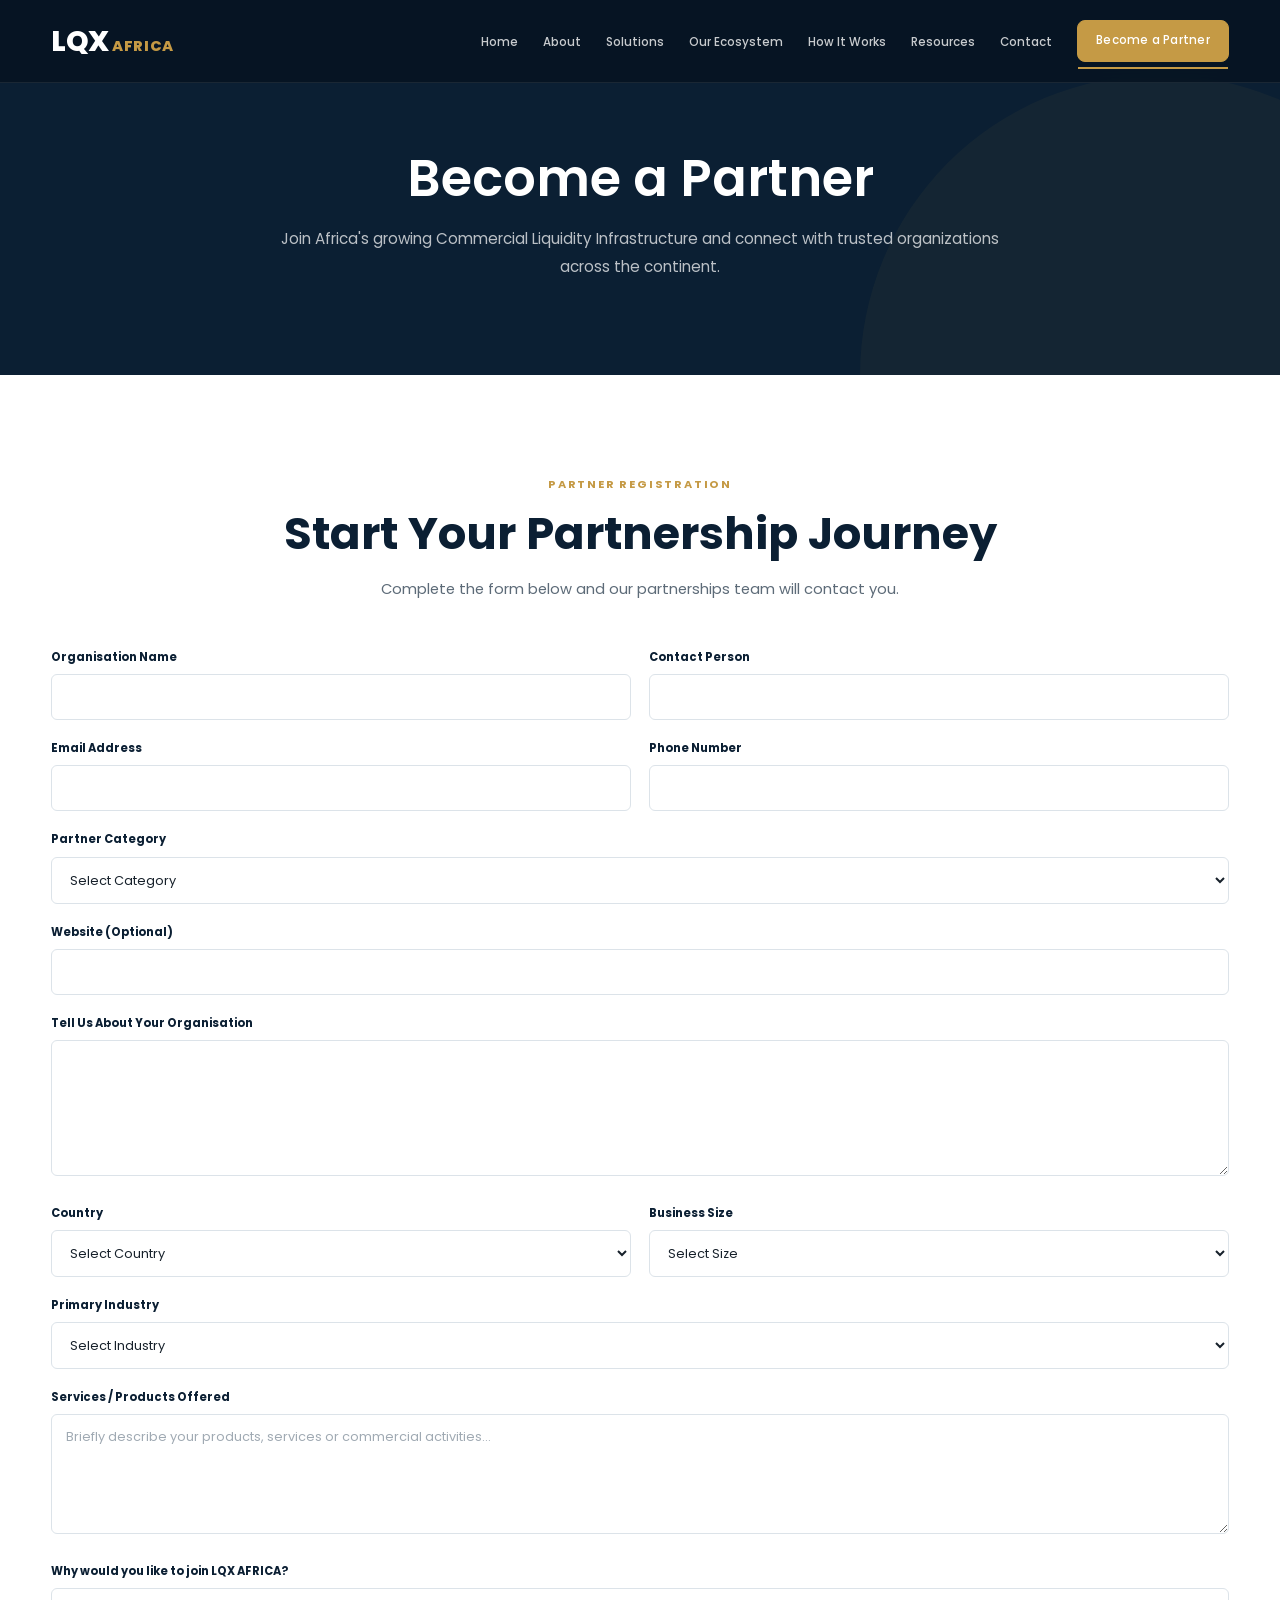
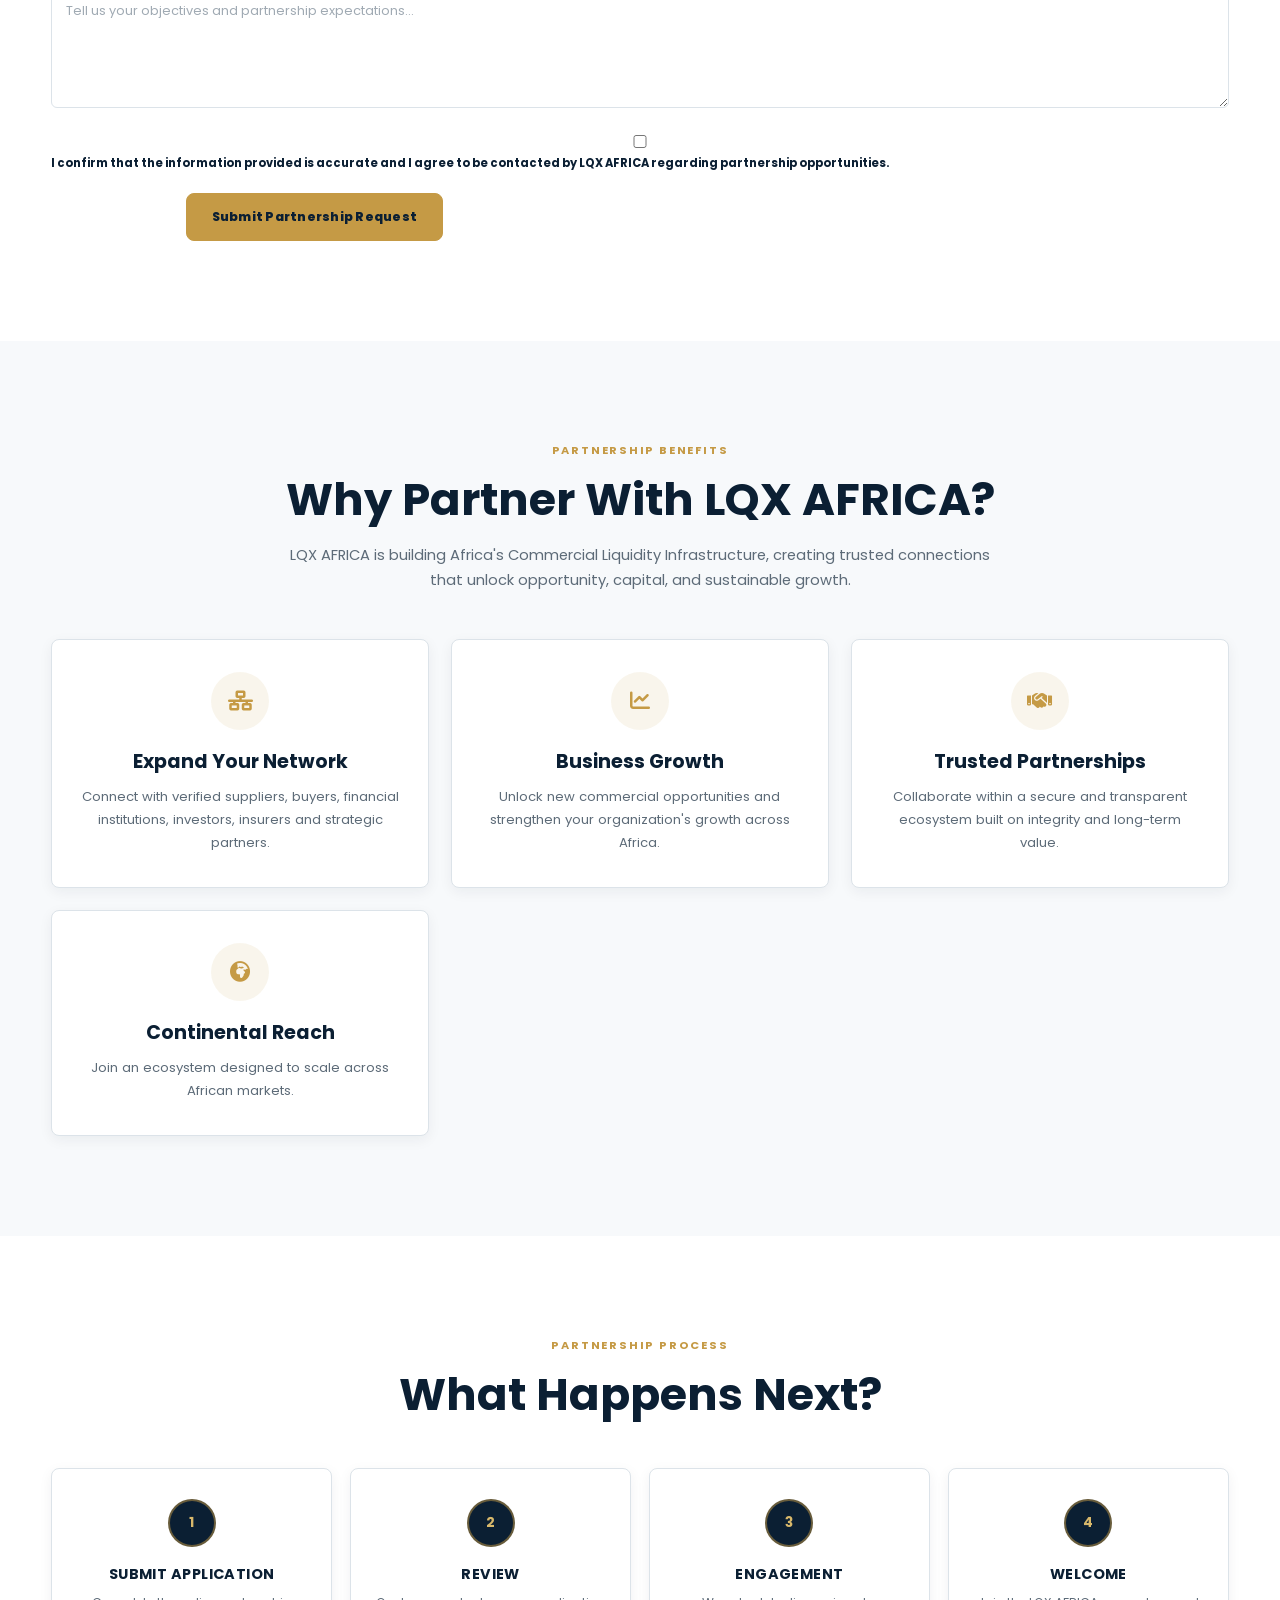
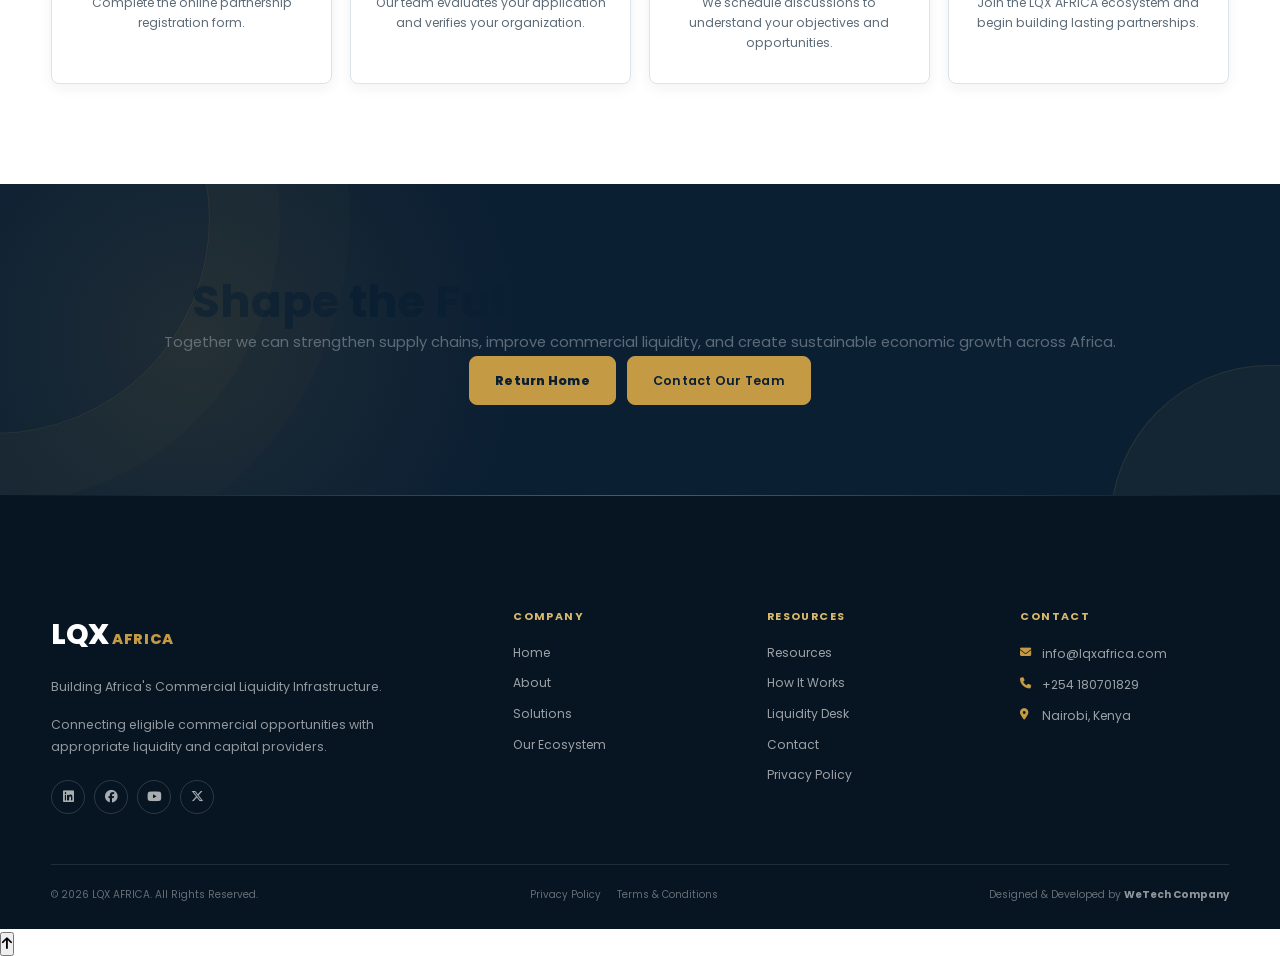
<file: lqx-Africa/pages/partner.html>
<!DOCTYPE html>
<html lang="en">

<head>

<meta charset="UTF-8">

<meta name="viewport" content="width=device-width, initial-scale=1.0">

<title>Become a Partner | LQX AFRICA</title>

<link rel="stylesheet" href="../style.css">

<link rel="preconnect" href="https://fonts.googleapis.com">

<link rel="preconnect" href="https://fonts.gstatic.com" crossorigin>

<link rel="stylesheet"
href="https://fonts.googleapis.com/css2?family=Poppins:wght@300;400;500;600;700;800&display=swap">

<link rel="stylesheet"
href="https://cdnjs.cloudflare.com/ajax/libs/font-awesome/6.5.2/css/all.min.css">

</head>

<body>

<header class="header">

<div class="container nav-container">

<a href="../index.html" class="logo">

<span class="logo-main">LQX</span>

<span class="logo-gold">AFRICA</span>

</a>

<nav>

<ul class="nav-links">

<li><a href="../index.html">Home</a></li>

<li><a href="about.html">About</a></li>

<li><a href="solutions.html">Solutions</a></li>

<li><a href="ecosystem.html">Our Ecosystem</a></li>

<li><a href="how-it-works.html">How It Works</a></li>

<li><a href="resources.html">Resources</a></li>

<li><a href="contact.html">Contact</a></li>

<li><a href="partner.html" class="active btn btn-nav">Become a Partner</a></li>

</ul>

</nav>

</div>

</header>


<!-- ================= PAGE HERO ================= -->

<section class="page-hero">

<div class="container">

<h1>Become a Partner</h1>

<p>
Join Africa's growing Commercial Liquidity Infrastructure and connect
with trusted organizations across the continent.
</p>

</div>

</section>


<!-- ================= PARTNER REGISTRATION ================= -->

<section class="section-light">

<div class="container">

<div class="section-header">

<div class="section-tag">
PARTNER REGISTRATION
</div>

<h2>Start Your Partnership Journey</h2>

<div class="section-divider"></div>

<p>
Complete the form below and our partnerships team will contact you.
</p>

</div>


<div class="contact-form-wrapper">

<form id="partnerForm">

<div class="form-row">

<div class="form-group">

<label>Organisation Name</label>

<input
type="text"
required>

</div>

<div class="form-group">

<label>Contact Person</label>

<input
type="text"
required>

</div>

</div>


<div class="form-row">

<div class="form-group">

<label>Email Address</label>

<input
type="email"
required>

</div>

<div class="form-group">

<label>Phone Number</label>

<input
type="tel"
required>

</div>

</div>


<div class="form-group">

<label>Partner Category</label>

<select required>

<option value="">Select Category</option>

<option>Supplier</option>

<option>Buyer</option>

<option>Capital Provider</option>

<option>Strategic Partner</option>

<option>Bank</option>

<option>DFI</option>

<option>Insurance Company</option>

<option>Government Agency</option>

</select>

</div>


<div class="form-group">

<label>Website (Optional)</label>

<input type="url">

</div>


<div class="form-group">

<label>Tell Us About Your Organisation</label>

<textarea rows="6" required></textarea>

</div>


<!-- =========================================
ADDITIONAL ORGANISATION DETAILS
========================================= -->

<div class="form-row">

<div class="form-group">

<label>Country</label>

<select required>

<option value="">Select Country</option>

<option>Kenya</option>
<option>Uganda</option>
<option>Tanzania</option>
<option>Rwanda</option>
<option>Ethiopia</option>
<option>South Africa</option>
<option>Nigeria</option>
<option>Ghana</option>
<option>Other</option>

</select>

</div>


<div class="form-group">

<label>Business Size</label>

<select required>

<option value="">Select Size</option>

<option>Startup (1–10 Employees)</option>

<option>Small Business (11–50 Employees)</option>

<option>Medium Enterprise (51–250 Employees)</option>

<option>Large Enterprise (250+ Employees)</option>

</select>

</div>

</div>


<div class="form-group">

<label>Primary Industry</label>

<select required>

<option value="">Select Industry</option>

<option>Manufacturing</option>

<option>Agriculture</option>

<option>Construction</option>

<option>Retail</option>

<option>Financial Services</option>

<option>Logistics &amp; Supply Chain</option>

<option>Healthcare</option>

<option>Technology</option>

<option>Government</option>

<option>Energy</option>

<option>Education</option>

<option>Other</option>

</select>

</div>


<div class="form-group">

<label>Services / Products Offered</label>

<textarea
rows="5"
placeholder="Briefly describe your products, services or commercial activities..."
required></textarea>

</div>


<div class="form-group">

<label>Why would you like to join LQX AFRICA?</label>

<textarea
rows="5"
placeholder="Tell us your objectives and partnership expectations..."
required></textarea>

</div>


<div class="form-group checkbox-group">

<label>

<input type="checkbox" required>

I confirm that the information provided is accurate and I agree to be
contacted by LQX AFRICA regarding partnership opportunities.

</label>

</div>


<div class="form-buttons">

<button type="reset" class="btn btn-outline">

Clear Form

</button>

<button type="submit" class="btn btn-primary">

Submit Partnership Request

</button>

</div>

</form>

</div>

</div>

</section>


<!-- =========================================
WHY PARTNER WITH LQX AFRICA
========================================= -->

<section class="section-dark">

<div class="container">

<div class="section-header">

<div class="section-tag">PARTNERSHIP BENEFITS</div>

<h2>Why Partner With LQX AFRICA?</h2>

<div class="section-divider"></div>

<p>
LQX AFRICA is building Africa's Commercial Liquidity Infrastructure,
creating trusted connections that unlock opportunity, capital,
and sustainable growth.
</p>

</div>


<div class="card-grid">

<div class="feature-card">

<i class="fas fa-network-wired"></i>

<h3>Expand Your Network</h3>

<p>
Connect with verified suppliers, buyers, financial institutions,
investors, insurers and strategic partners.
</p>

</div>


<div class="feature-card">

<i class="fas fa-chart-line"></i>

<h3>Business Growth</h3>

<p>
Unlock new commercial opportunities and strengthen your
organization's growth across Africa.
</p>

</div>


<div class="feature-card">

<i class="fas fa-handshake"></i>

<h3>Trusted Partnerships</h3>

<p>
Collaborate within a secure and transparent ecosystem built
on integrity and long-term value.
</p>

</div>


<div class="feature-card">

<i class="fas fa-earth-africa"></i>

<h3>Continental Reach</h3>

<p>
Join an ecosystem designed to scale across African markets.
</p>

</div>

</div>

</div>

</section>


<!-- =========================================
PARTNERSHIP PROCESS
========================================= -->

<section class="section-light">

<div class="container">

<div class="section-header">

<div class="section-tag">PARTNERSHIP PROCESS</div>

<h2>What Happens Next?</h2>

<div class="section-divider"></div>

</div>


<div class="steps-grid">

<div class="step-card">

<div class="step-number">1</div>

<h3>Submit Application</h3>

<p>
Complete the online partnership registration form.
</p>

</div>


<div class="step-card">

<div class="step-number">2</div>

<h3>Review</h3>

<p>
Our team evaluates your application and verifies your organization.
</p>

</div>


<div class="step-card">

<div class="step-number">3</div>

<h3>Engagement</h3>

<p>
We schedule discussions to understand your objectives and opportunities.
</p>

</div>


<div class="step-card">

<div class="step-number">4</div>

<h3>Welcome</h3>

<p>
Join the LQX AFRICA ecosystem and begin building lasting partnerships.
</p>

</div>

</div>

</div>

</section>


<!-- =========================================
CALL TO ACTION
========================================= -->

<section class="cta-section">

<div class="container">

<h2>Shape the Future of African Commerce</h2>

<p>
Together we can strengthen supply chains, improve commercial liquidity,
and create sustainable economic growth across Africa.
</p>

<div class="cta-buttons">

<a href="../index.html" class="btn btn-primary">
Return Home
</a>

<a href="contact.html" class="btn btn-outline-light">
Contact Our Team
</a>

</div>

</div>

</section>


<!-- =========================================
FOOTER
========================================= -->

<footer class="site-footer">

<div class="container footer-grid">

<div class="footer-brand">

<a href="../index.html" class="logo">

<span class="logo-main">LQX</span>

<span class="logo-gold">AFRICA</span>

</a>

<p>
Building Africa's Commercial Liquidity Infrastructure.
</p>

<p>
Connecting eligible commercial opportunities with appropriate liquidity
and capital providers.
</p>

<div class="social-links">

<a href="#" aria-label="LinkedIn">
<i class="fab fa-linkedin"></i>
</a>

<a href="#" aria-label="Facebook">
<i class="fab fa-facebook"></i>
</a>

<a href="#" aria-label="YouTube">
<i class="fab fa-youtube"></i>
</a>

<a href="#" aria-label="X">
<i class="fab fa-x-twitter"></i>
</a>

</div>

</div>


<div class="footer-column">

<h4>COMPANY</h4>

<a href="../index.html">Home</a>

<a href="about.html">About</a>

<a href="solutions.html">Solutions</a>

<a href="ecosystem.html">Our Ecosystem</a>

</div>


<div class="footer-column">

<h4>RESOURCES</h4>

<a href="resources.html">Resources</a>

<a href="how-it-works.html">How It Works</a>

<a href="liquidity-desk.html">Liquidity Desk</a>

<a href="contact.html">Contact</a>

<a href="#">Privacy Policy</a>

</div>


<div class="footer-column">

<h4>CONTACT</h4>

<p>
<i class="fas fa-envelope"></i>
info@lqxafrica.com
</p>

<p>
<i class="fas fa-phone"></i>
+254 180701829
</p>

<p>
<i class="fas fa-location-dot"></i>
Nairobi, Kenya
</p>

</div>

</div>


<div class="container footer-bottom">

<p>
© 2026 LQX AFRICA. All Rights Reserved.
</p>

<div class="footer-legal">

<a href="#">Privacy Policy</a>

<a href="#">Terms &amp; Conditions</a>

</div>

<p>
Designed &amp; Developed by
<strong>WeTech Company</strong>
</p>

</div>

</footer>


<!-- ================= JAVASCRIPT ================= -->

<script src="../script.js"></script>

<script>

const partnerForm = document.getElementById("partnerForm");

if (partnerForm) {

partnerForm.addEventListener("submit", function(e) {

e.preventDefault();

alert("🎉 Thank you for your partnership application! Our team will contact you soon.");

this.reset();

});

}

</script>

</body>

</html>
</file>
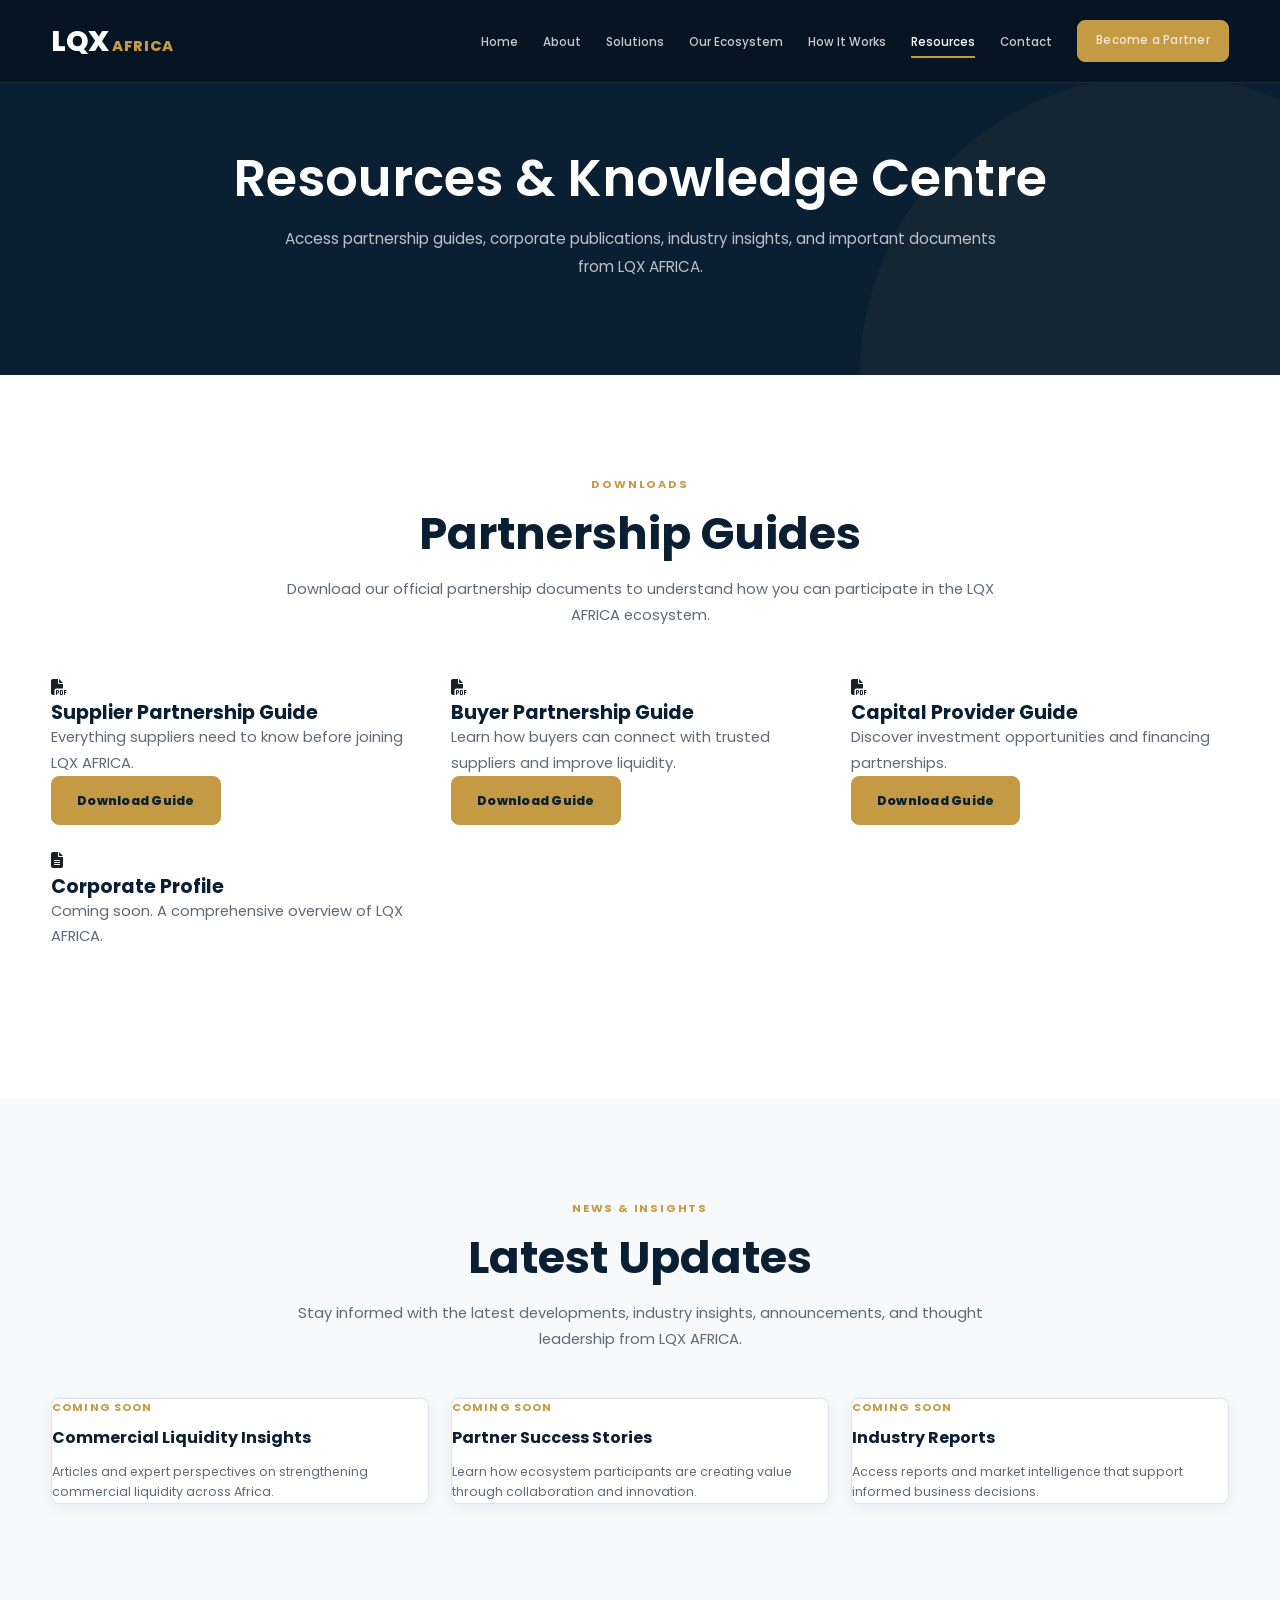
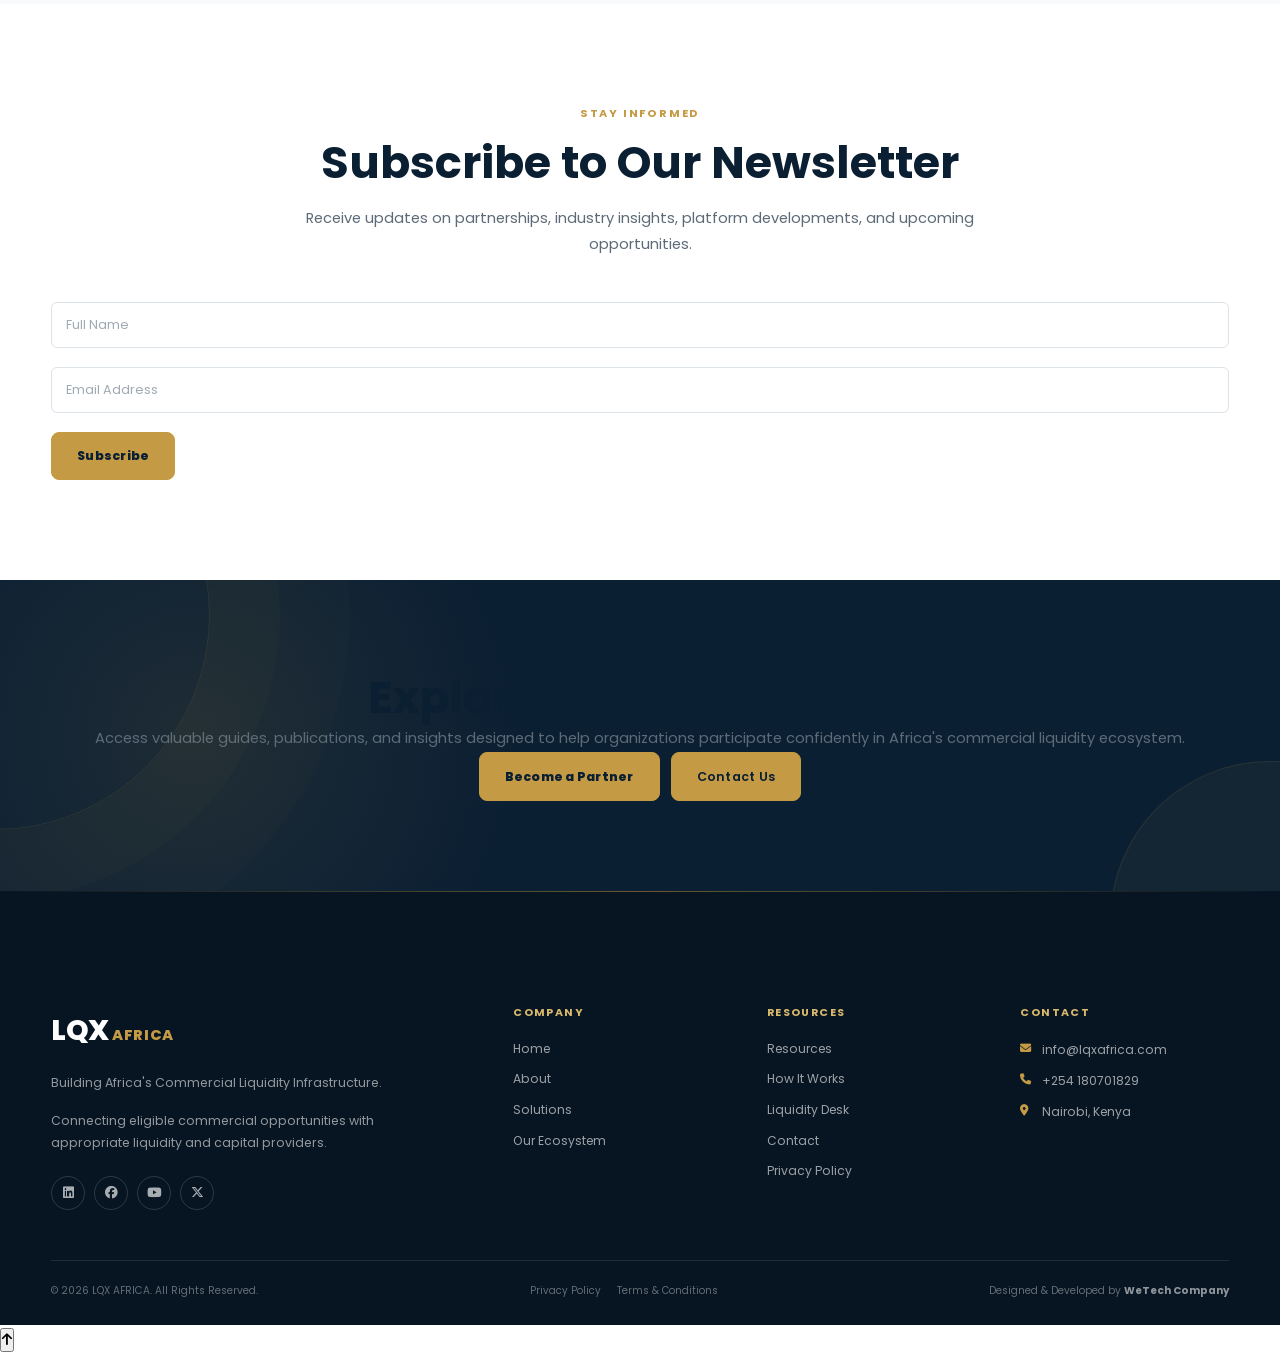
<file: lqx-Africa/pages/resources.html>
<!DOCTYPE html>
<html lang="en">

<head>

<meta charset="UTF-8">

<meta name="viewport" content="width=device-width, initial-scale=1.0">

<title>Resources | LQX AFRICA</title>

<link rel="stylesheet" href="../style.css">

<link rel="preconnect" href="https://fonts.googleapis.com">

<link rel="preconnect" href="https://fonts.gstatic.com" crossorigin>

<link href="https://fonts.googleapis.com/css2?family=Poppins:wght@300;400;500;600;700;800&display=swap" rel="stylesheet">

<link rel="stylesheet"
href="https://cdnjs.cloudflare.com/ajax/libs/font-awesome/6.5.2/css/all.min.css">

</head>

<body>

<header class="header">

<div class="container nav-container">

<a href="../index.html" class="logo">

<span class="logo-main">LQX</span>

<span class="logo-gold">AFRICA</span>

</a>

<nav>

<ul class="nav-links">

<li><a href="../index.html">Home</a></li>

<li><a href="about.html">About</a></li>

<li><a href="solutions.html">Solutions</a></li>

<li><a href="ecosystem.html">Our Ecosystem</a></li>

<li><a href="how-it-works.html">How It Works</a></li>

<li><a href="resources.html" class="active">Resources</a></li>

<li><a href="contact.html">Contact</a></li>

<li><a href="partner.html" class="btn btn-nav">Become a Partner</a></li>

</ul>

</nav>

</div>

</header>


<!-- ================= PAGE HERO ================= -->

<section class="page-hero">

<div class="container">

<h1>Resources &amp; Knowledge Centre</h1>

<p>
Access partnership guides, corporate publications, industry insights,
and important documents from LQX AFRICA.
</p>

</div>

</section>


<!-- ================= PARTNERSHIP GUIDES ================= -->

<section class="section-light">

<div class="container">

<div class="section-header">

<div class="section-tag">
DOWNLOADS
</div>

<h2>Partnership Guides</h2>

<div class="section-divider"></div>

<p>
Download our official partnership documents to understand how you can
participate in the LQX AFRICA ecosystem.
</p>

</div>


<div class="card-grid">

<div class="resource-card">

<i class="fas fa-file-pdf"></i>

<h3>Supplier Partnership Guide</h3>

<p>
Everything suppliers need to know before joining LQX AFRICA.
</p>

<a href="../downloads/supplier-guide.pdf"
class="btn btn-primary"
download>

Download Guide

</a>

</div>


<div class="resource-card">

<i class="fas fa-file-pdf"></i>

<h3>Buyer Partnership Guide</h3>

<p>
Learn how buyers can connect with trusted suppliers and improve liquidity.
</p>

<a href="../downloads/buyer-guide.pdf"
class="btn btn-primary"
download>

Download Guide

</a>

</div>


<div class="resource-card">

<i class="fas fa-file-pdf"></i>

<h3>Capital Provider Guide</h3>

<p>
Discover investment opportunities and financing partnerships.
</p>

<a href="../downloads/capital-provider-guide.pdf"
class="btn btn-primary"
download>

Download Guide

</a>

</div>


<div class="resource-card">

<i class="fas fa-file-lines"></i>

<h3>Corporate Profile</h3>

<p>
Coming soon.

A comprehensive overview of LQX AFRICA.
</p>

<a href="#"
class="btn btn-outline">

Available Soon

</a>

</div>

</div>

</div>

</section>


<!-- =====================================
NEWS & INSIGHTS
===================================== -->

<section class="section-dark">

<div class="container">

<div class="section-header">

<div class="section-tag">NEWS &amp; INSIGHTS</div>

<h2>Latest Updates</h2>

<div class="section-divider"></div>

<p>
Stay informed with the latest developments, industry insights,
announcements, and thought leadership from LQX AFRICA.
</p>

</div>


<div class="card-grid">

<div class="news-card">

<span class="news-date">Coming Soon</span>

<h3>Commercial Liquidity Insights</h3>

<p>
Articles and expert perspectives on strengthening commercial
liquidity across Africa.
</p>

</div>


<div class="news-card">

<span class="news-date">Coming Soon</span>

<h3>Partner Success Stories</h3>

<p>
Learn how ecosystem participants are creating value through
collaboration and innovation.
</p>

</div>


<div class="news-card">

<span class="news-date">Coming Soon</span>

<h3>Industry Reports</h3>

<p>
Access reports and market intelligence that support informed
business decisions.
</p>

</div>

</div>

</div>

</section>


<!-- =====================================
NEWSLETTER
===================================== -->

<section class="section-light">

<div class="container">

<div class="section-header">

<div class="section-tag">STAY INFORMED</div>

<h2>Subscribe to Our Newsletter</h2>

<div class="section-divider"></div>

<p>
Receive updates on partnerships, industry insights, platform
developments, and upcoming opportunities.
</p>

</div>


<div class="contact-form-wrapper">

<form>

<div class="form-group">

<input
type="text"
placeholder="Full Name"
required>

</div>


<div class="form-group">

<input
type="email"
placeholder="Email Address"
required>

</div>


<button
type="submit"
class="btn btn-primary">

Subscribe

</button>

</form>

</div>

</div>

</section>


<!-- =====================================
CALL TO ACTION
===================================== -->

<section class="cta-section">

<div class="container">

<h2>Explore More Resources</h2>

<p>
Access valuable guides, publications, and insights designed to help
organizations participate confidently in Africa's commercial
liquidity ecosystem.
</p>

<div class="cta-buttons">

<a href="partner.html" class="btn btn-primary">
Become a Partner
</a>

<a href="contact.html" class="btn btn-outline-light">
Contact Us
</a>

</div>

</div>

</section>


<!-- =========================================
FOOTER
========================================= -->

<footer class="site-footer">

<div class="container footer-grid">

<div class="footer-brand">

<a href="../index.html" class="logo">

<span class="logo-main">LQX</span>

<span class="logo-gold">AFRICA</span>

</a>

<p>
Building Africa's Commercial Liquidity Infrastructure.
</p>

<p>
Connecting eligible commercial opportunities with appropriate liquidity
and capital providers.
</p>

<div class="social-links">

<a href="#" aria-label="LinkedIn">
<i class="fab fa-linkedin"></i>
</a>

<a href="#" aria-label="Facebook">
<i class="fab fa-facebook"></i>
</a>

<a href="#" aria-label="YouTube">
<i class="fab fa-youtube"></i>
</a>

<a href="#" aria-label="X">
<i class="fab fa-x-twitter"></i>
</a>

</div>

</div>


<div class="footer-column">

<h4>COMPANY</h4>

<a href="../index.html">Home</a>

<a href="about.html">About</a>

<a href="solutions.html">Solutions</a>

<a href="ecosystem.html">Our Ecosystem</a>

</div>


<div class="footer-column">

<h4>RESOURCES</h4>

<a href="resources.html">Resources</a>

<a href="how-it-works.html">How It Works</a>

<a href="liquidity-desk.html">Liquidity Desk</a>

<a href="contact.html">Contact</a>

<a href="#">Privacy Policy</a>

</div>


<div class="footer-column">

<h4>CONTACT</h4>

<p>
<i class="fas fa-envelope"></i>
info@lqxafrica.com
</p>

<p>
<i class="fas fa-phone"></i>
+254 180701829
</p>

<p>
<i class="fas fa-location-dot"></i>
Nairobi, Kenya
</p>

</div>

</div>


<div class="container footer-bottom">

<p>
© 2026 LQX AFRICA. All Rights Reserved.
</p>

<div class="footer-legal">

<a href="#">Privacy Policy</a>

<a href="#">Terms &amp; Conditions</a>

</div>

<p>
Designed &amp; Developed by
<strong>WeTech Company</strong>
</p>

</div>

</footer>


<script src="../script.js"></script>

</body>

</html>
</file>
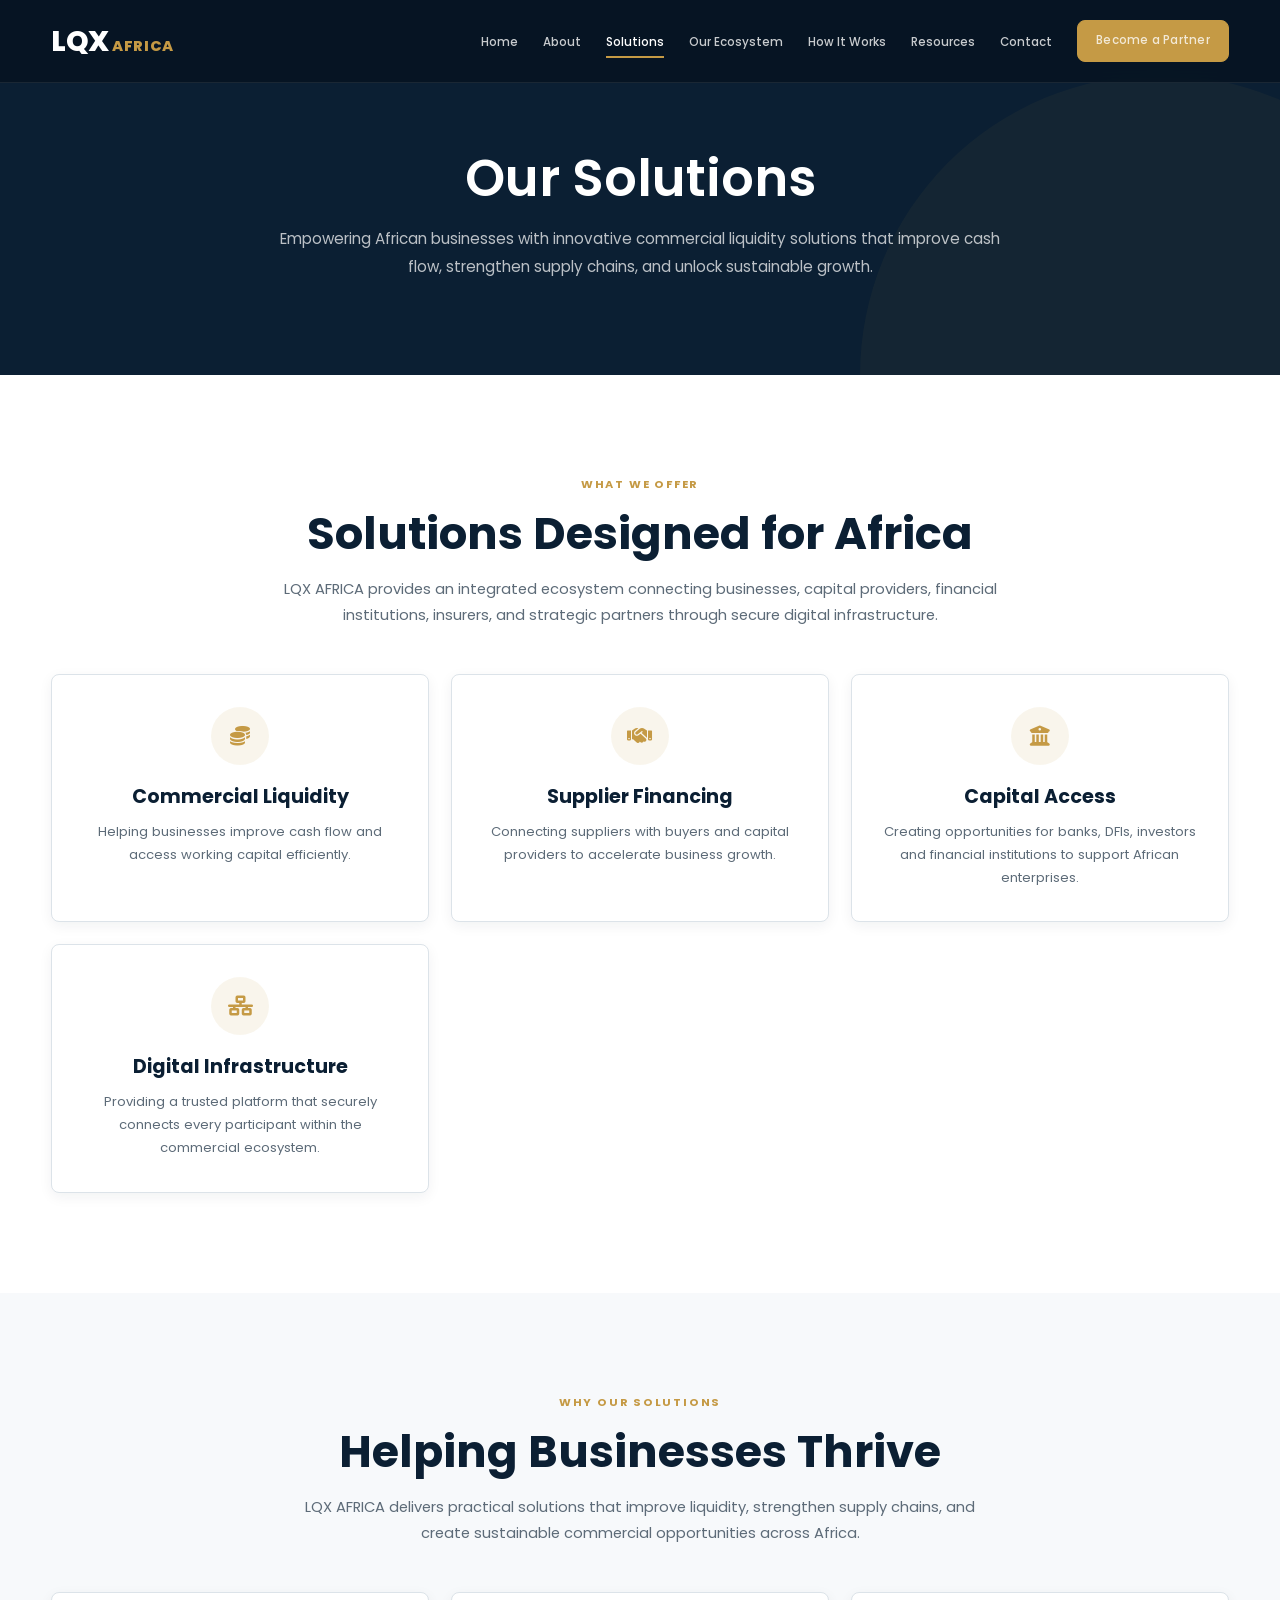
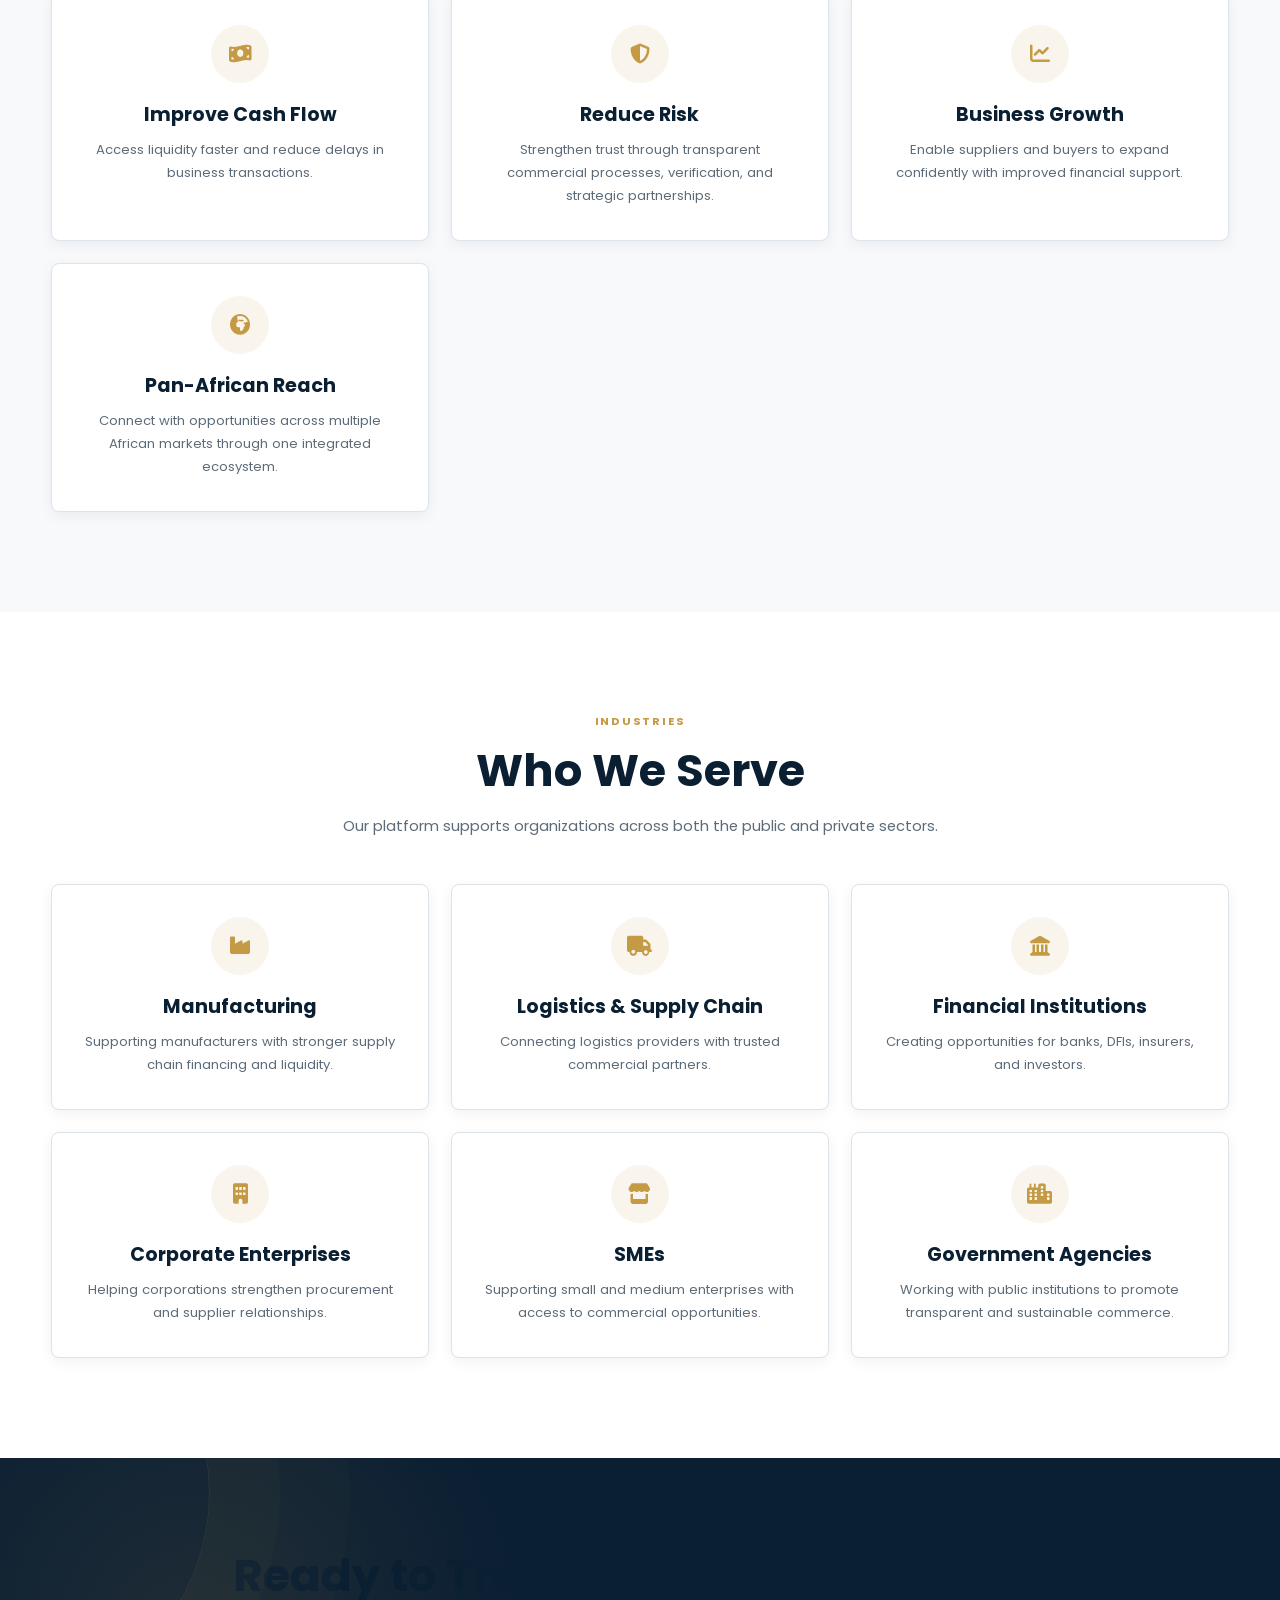
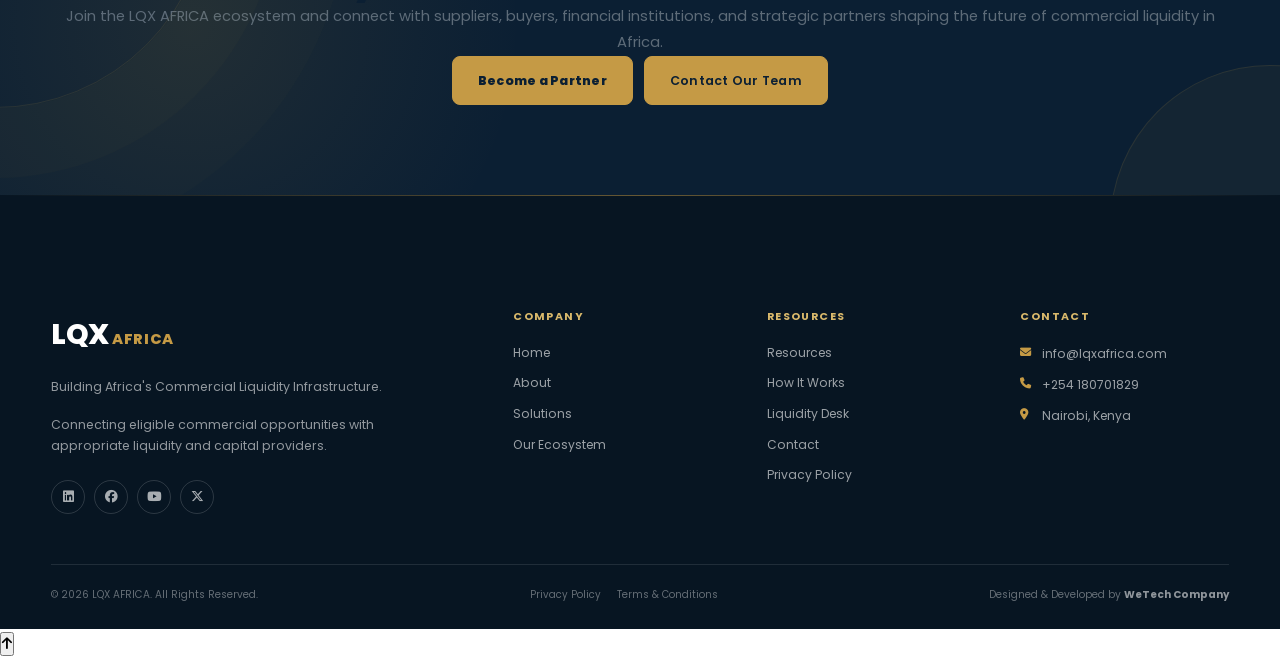
<file: lqx-Africa/pages/solutions.html>
<!DOCTYPE html>
<html lang="en">

<head>

<meta charset="UTF-8">

<meta name="viewport" content="width=device-width, initial-scale=1.0">

<title>Solutions | LQX AFRICA</title>

<link rel="stylesheet" href="../style.css">

<link rel="preconnect" href="https://fonts.googleapis.com">

<link rel="preconnect" href="https://fonts.gstatic.com" crossorigin>

<link href="https://fonts.googleapis.com/css2?family=Poppins:wght@300;400;500;600;700;800&display=swap" rel="stylesheet">

<link rel="stylesheet"
href="https://cdnjs.cloudflare.com/ajax/libs/font-awesome/6.5.2/css/all.min.css">

</head>

<body>

<header class="header">

<div class="container nav-container">

<a href="../index.html" class="logo">

<span class="logo-main">LQX</span>

<span class="logo-gold">AFRICA</span>

</a>

<nav>

<ul class="nav-links">

<li><a href="../index.html">Home</a></li>

<li><a href="about.html">About</a></li>

<li><a href="solutions.html" class="active">Solutions</a></li>

<li><a href="ecosystem.html">Our Ecosystem</a></li>

<li><a href="how-it-works.html">How It Works</a></li>

<li><a href="resources.html">Resources</a></li>

<li><a href="contact.html">Contact</a></li>

<li><a href="partner.html" class="btn btn-nav">Become a Partner</a></li>

</ul>

</nav>

</div>

</header>


<!-- ================= PAGE HERO ================= -->

<section class="page-hero">

<div class="container">

<h1>Our Solutions</h1>

<p>
Empowering African businesses with innovative commercial liquidity
solutions that improve cash flow, strengthen supply chains, and
unlock sustainable growth.
</p>

</div>

</section>


<!-- ================= WHAT WE OFFER ================= -->

<section class="section-light">

<div class="container">

<div class="section-header">

<div class="section-tag">
WHAT WE OFFER
</div>

<h2>Solutions Designed for Africa</h2>

<div class="section-divider"></div>

<p>
LQX AFRICA provides an integrated ecosystem connecting businesses,
capital providers, financial institutions, insurers, and strategic
partners through secure digital infrastructure.
</p>

</div>


<div class="card-grid">

<div class="feature-card">

<i class="fas fa-coins"></i>

<h3>Commercial Liquidity</h3>

<p>
Helping businesses improve cash flow and access working capital efficiently.
</p>

</div>


<div class="feature-card">

<i class="fas fa-handshake"></i>

<h3>Supplier Financing</h3>

<p>
Connecting suppliers with buyers and capital providers to accelerate
business growth.
</p>

</div>


<div class="feature-card">

<i class="fas fa-building-columns"></i>

<h3>Capital Access</h3>

<p>
Creating opportunities for banks, DFIs, investors and financial
institutions to support African enterprises.
</p>

</div>


<div class="feature-card">

<i class="fas fa-network-wired"></i>

<h3>Digital Infrastructure</h3>

<p>
Providing a trusted platform that securely connects every participant
within the commercial ecosystem.
</p>

</div>

</div>

</div>

</section>


<!-- =========================================
BENEFITS SECTION
========================================= -->

<section class="section-dark">

<div class="container">

<div class="section-header">

<div class="section-tag">WHY OUR SOLUTIONS</div>

<h2>Helping Businesses Thrive</h2>

<div class="section-divider"></div>

<p>
LQX AFRICA delivers practical solutions that improve liquidity,
strengthen supply chains, and create sustainable commercial
opportunities across Africa.
</p>

</div>


<div class="card-grid">

<div class="feature-card">

<i class="fas fa-money-bill-wave"></i>

<h3>Improve Cash Flow</h3>

<p>
Access liquidity faster and reduce delays in business
transactions.
</p>

</div>


<div class="feature-card">

<i class="fas fa-shield-alt"></i>

<h3>Reduce Risk</h3>

<p>
Strengthen trust through transparent commercial processes,
verification, and strategic partnerships.
</p>

</div>


<div class="feature-card">

<i class="fas fa-chart-line"></i>

<h3>Business Growth</h3>

<p>
Enable suppliers and buyers to expand confidently with
improved financial support.
</p>

</div>


<div class="feature-card">

<i class="fas fa-globe-africa"></i>

<h3>Pan-African Reach</h3>

<p>
Connect with opportunities across multiple African markets
through one integrated ecosystem.
</p>

</div>

</div>

</div>

</section>


<!-- =========================================
INDUSTRIES WE SERVE
========================================= -->

<section class="section-light">

<div class="container">

<div class="section-header">

<div class="section-tag">INDUSTRIES</div>

<h2>Who We Serve</h2>

<div class="section-divider"></div>

<p>
Our platform supports organizations across both the public and
private sectors.
</p>

</div>


<div class="card-grid">

<div class="feature-card">

<i class="fas fa-industry"></i>

<h3>Manufacturing</h3>

<p>
Supporting manufacturers with stronger supply chain financing
and liquidity.
</p>

</div>


<div class="feature-card">

<i class="fas fa-truck"></i>

<h3>Logistics &amp; Supply Chain</h3>

<p>
Connecting logistics providers with trusted commercial partners.
</p>

</div>


<div class="feature-card">

<i class="fas fa-landmark"></i>

<h3>Financial Institutions</h3>

<p>
Creating opportunities for banks, DFIs, insurers, and investors.
</p>

</div>


<div class="feature-card">

<i class="fas fa-building"></i>

<h3>Corporate Enterprises</h3>

<p>
Helping corporations strengthen procurement and supplier relationships.
</p>

</div>


<div class="feature-card">

<i class="fas fa-store"></i>

<h3>SMEs</h3>

<p>
Supporting small and medium enterprises with access to commercial
opportunities.
</p>

</div>


<div class="feature-card">

<i class="fas fa-city"></i>

<h3>Government Agencies</h3>

<p>
Working with public institutions to promote transparent and
sustainable commerce.
</p>

</div>

</div>

</div>

</section>


<!-- =========================================
CALL TO ACTION
========================================= -->

<section class="cta-section">

<div class="container">

<h2>Ready to Transform Your Business?</h2>

<p>
Join the LQX AFRICA ecosystem and connect with suppliers, buyers,
financial institutions, and strategic partners shaping the future of
commercial liquidity in Africa.
</p>

<div class="cta-buttons">

<a href="partner.html" class="btn btn-primary">
Become a Partner
</a>

<a href="contact.html" class="btn btn-outline-light">
Contact Our Team
</a>

</div>

</div>

</section>


<!-- =========================================
FOOTER
========================================= -->

<footer class="site-footer">

<div class="container footer-grid">

<div class="footer-brand">

<a href="../index.html" class="logo">

<span class="logo-main">LQX</span>

<span class="logo-gold">AFRICA</span>

</a>

<p>
Building Africa's Commercial Liquidity Infrastructure.
</p>

<p>
Connecting eligible commercial opportunities with appropriate liquidity
and capital providers.
</p>

<div class="social-links">

<a href="#" aria-label="LinkedIn">
<i class="fab fa-linkedin"></i>
</a>

<a href="#" aria-label="Facebook">
<i class="fab fa-facebook"></i>
</a>

<a href="#" aria-label="YouTube">
<i class="fab fa-youtube"></i>
</a>

<a href="#" aria-label="X">
<i class="fab fa-x-twitter"></i>
</a>

</div>

</div>


<div class="footer-column">

<h4>COMPANY</h4>

<a href="../index.html">Home</a>

<a href="about.html">About</a>

<a href="solutions.html">Solutions</a>

<a href="ecosystem.html">Our Ecosystem</a>

</div>


<div class="footer-column">

<h4>RESOURCES</h4>

<a href="resources.html">Resources</a>

<a href="how-it-works.html">How It Works</a>

<a href="liquidity-desk.html">Liquidity Desk</a>

<a href="contact.html">Contact</a>

<a href="#">Privacy Policy</a>

</div>


<div class="footer-column">

<h4>CONTACT</h4>

<p>
<i class="fas fa-envelope"></i>
info@lqxafrica.com
</p>

<p>
<i class="fas fa-phone"></i>
+254 180701829
</p>

<p>
<i class="fas fa-location-dot"></i>
Nairobi, Kenya
</p>

</div>

</div>


<div class="container footer-bottom">

<p>
© 2026 LQX AFRICA. All Rights Reserved.
</p>

<div class="footer-legal">

<a href="#">Privacy Policy</a>

<a href="#">Terms &amp; Conditions</a>

</div>

<p>
Designed &amp; Developed by
<strong>WeTech Company</strong>
</p>

</div>

</footer>


<script src="../script.js"></script>

</body>

</html>
</file>
<file: lqx-Africa/style.css>
/* =========================================================
   LQX AFRICA
   COMMERCIAL LIQUIDITY EXCHANGE INFRASTRUCTURE
   GLOBAL STYLESHEET
   ========================================================= */


/* =========================================================
   01. ROOT VARIABLES
   ========================================================= */

:root {

    --lqx-navy: #0b1f33;
    --lqx-navy-dark: #071522;
    --lqx-blue: #123e63;
    --lqx-blue-light: #1e5d8f;

    --lqx-gold: #c59a45;
    --lqx-gold-dark: #a77d2f;
    --lqx-gold-light: #d8b86b;

    --white: #ffffff;
    --off-white: #f7f9fb;
    --light-grey: #eef2f5;

    --border: #dce3e9;

    --text: #17212b;
    --text-light: #5d6b78;
    --text-muted: #7d8994;

    --success: #2f7d50;
    --danger: #a33b3b;

    --container: 1200px;

    --radius-sm: 4px;
    --radius-md: 8px;
    --radius-lg: 12px;

    --shadow-sm: 0 4px 14px rgba(11, 31, 51, 0.06);
    --shadow-md: 0 12px 32px rgba(11, 31, 51, 0.09);
    --shadow-lg: 0 20px 50px rgba(11, 31, 51, 0.12);

    --transition: 0.25s ease;

}


/* =========================================================
   02. RESET
   ========================================================= */

* {
    margin: 0;
    padding: 0;
    box-sizing: border-box;
}

html {
    scroll-behavior: smooth;
}

body {
    font-family: "Poppins", sans-serif;
    background: var(--white);
    color: var(--text);
    line-height: 1.7;
    overflow-x: hidden;
}

img {
    max-width: 100%;
    display: block;
}

a {
    text-decoration: none;
    color: inherit;
}

button,
input,
textarea,
select {
    font-family: inherit;
}

ul {
    list-style: none;
}


/* =========================================================
   03. TYPOGRAPHY
   ========================================================= */

h1,
h2,
h3,
h4,
h5,
h6 {
    color: var(--lqx-navy);
    font-weight: 700;
    line-height: 1.25;
}

h1 {
    font-size: clamp(2.6rem, 5vw, 4.5rem);
}

h2 {
    font-size: clamp(2rem, 3.5vw, 3rem);
}

h3 {
    font-size: 1.2rem;
}

h4 {
    font-size: 1rem;
}

p {
    color: var(--text-light);
    font-size: 0.92rem;
    line-height: 1.75;
}


/* =========================================================
   04. CONTAINER
   ========================================================= */

.container {
    width: min(92%, var(--container));
    margin: 0 auto;
}


/* =========================================================
   05. GLOBAL SECTION SYSTEM
   Consistent spacing/layering inspired by
   the "Let's Build Together" section.
   ========================================================= */

.section {
    position: relative;
    padding: 105px 0;
    overflow: hidden;
}

.section::before {
    content: "";
    position: absolute;
    inset: 0;
    pointer-events: none;
    z-index: 0;
}

.section > .container {
    position: relative;
    z-index: 1;
}

.section-light {
    background: var(--white);
}

.section-dark {
    background: var(--off-white);
}

.section-header {
    position: relative;
    z-index: 1;
    max-width: 820px;
    margin: 0 auto 58px;
    text-align: center;
}

.section-header h2 {
    margin-bottom: 18px;
}

.section-header > p:last-child {
    max-width: 720px;
    margin: 0 auto;
}

.section-tag {
    margin-bottom: 12px;
    color: var(--lqx-gold);
    font-size: 0.7rem;
    font-weight: 700;
    letter-spacing: 0.16em;
    text-transform: uppercase;
}


/* =========================================================
   06. BUTTONS
   ========================================================= */

.btn {
    display: inline-flex;
    align-items: center;
    justify-content: center;
    gap: 9px;

    min-height: 48px;
    padding: 13px 25px;

    border: 1px solid transparent;
    border-radius: var(--radius-md);

    font-size: 0.78rem;
    font-weight: 600;
    letter-spacing: 0.02em;

    cursor: pointer;

    transition:
        background var(--transition),
        border-color var(--transition),
        color var(--transition),
        transform var(--transition),
        box-shadow var(--transition);
}

.btn:hover {
    transform: translateY(-2px);
}

.btn-primary {
    background: var(--lqx-gold);
    color: var(--lqx-navy);
    border-color: var(--lqx-gold);
}

.btn-primary:hover {
    background: var(--lqx-gold-light);
    border-color: var(--lqx-gold-light);
    color: var(--lqx-navy);
    box-shadow: 0 10px 25px rgba(197, 154, 69, 0.25);
}

.btn-outline {
    background: transparent;
    color: var(--white);
    border-color: rgba(255,255,255,0.7);
}

.btn-outline:hover {
    background: var(--white);
    color: var(--lqx-navy);
    border-color: var(--white);
}

.btn-outline-light {
    background: var(--lqx-gold);
    color: var(--lqx-navy);
    border-color: var(--lqx-gold);
}

.btn-outline-light:hover {
    background: var(--lqx-gold-light);
    color: var(--lqx-navy);
    border-color: var(--lqx-gold-light);
    box-shadow: 0 10px 25px rgba(197, 154, 69, 0.25);
}

.btn-nav {
    background: var(--lqx-gold);
    color: var(--lqx-navy);
    border-color: var(--lqx-gold);
    min-height: 42px;
    padding: 10px 18px;
    font-size: 0.72rem;
}

.btn-nav:hover {
    background: var(--lqx-gold-light);
    border-color: var(--lqx-gold-light);
}


/* =========================================================
   07. HEADER / NAVIGATION
   ========================================================= */

.header {
    position: fixed;
    top: 0;
    left: 0;

    width: 100%;

    z-index: 1000;

    background: rgba(7, 21, 34, 0.94);
    border-bottom: 1px solid rgba(255,255,255,0.08);

    backdrop-filter: blur(14px);
    -webkit-backdrop-filter: blur(14px);
}

.nav-container {
    min-height: 82px;

    display: flex;
    align-items: center;
    justify-content: space-between;

    gap: 25px;
}

.logo {
    display: inline-flex;
    align-items: baseline;

    white-space: nowrap;

    font-weight: 800;
    letter-spacing: -0.04em;
}

.logo-main {
    color: var(--white);
    font-size: 1.8rem;
}

.logo-gold {
    margin-left: 4px;
    color: var(--lqx-gold);
    font-size: 0.92rem;
    letter-spacing: 0.04em;
}

.nav-container nav {
    margin-left: auto;
}

.nav-links {
    display: flex;
    align-items: center;
    gap: 25px;
}

.nav-links a {
    position: relative;

    color: rgba(255,255,255,0.78);

    font-size: 0.73rem;
    font-weight: 500;

    transition: color var(--transition);
}

.nav-links a:hover,
.nav-links a.active {
    color: var(--white);
}

.nav-links a::after {
    content: "";

    position: absolute;
    left: 0;
    bottom: -8px;

    width: 0;
    height: 2px;

    background: var(--lqx-gold);

    transition: width var(--transition);
}

.nav-links a:hover::after,
.nav-links a.active::after {
    width: 100%;
}


/* =========================================================
   08. HERO
   ========================================================= */

.hero {
    position: relative;

    min-height: 100vh;

    display: flex;
    align-items: center;

    padding: 150px 0 110px;

    background:
        linear-gradient(
            90deg,
            rgba(7,21,34,0.94),
            rgba(11,31,51,0.82),
            rgba(11,31,51,0.65)
        ),
        url("images/hero.jpg") center center / cover no-repeat;

    color: var(--white);

    overflow: hidden;
}

.hero::after {
    content: "";

    position: absolute;
    right: -180px;
    bottom: -220px;

    width: 600px;
    height: 600px;

    border-radius: 50%;

    background: rgba(197,154,69,0.08);

    pointer-events: none;
}

.hero-overlay {
    position: absolute;
    inset: 0;
    z-index: 0;
}

.hero-content {
    position: relative;
    z-index: 2;

    max-width: 900px;
}

.hero-label {
    margin-bottom: 18px;

    color: var(--lqx-gold);

    font-size: 0.72rem;
    font-weight: 700;

    letter-spacing: 0.17em;
    text-transform: uppercase;
}

.hero h1 {
    margin-bottom: 25px;
    color: var(--white);
}

.hero h1 span {
    color: var(--lqx-gold-light);
}

.hero-text {
    max-width: 760px;
    margin-bottom: 34px;

    color: rgba(255,255,255,0.78);

    font-size: 1rem;
    line-height: 1.85;
}

.hero-buttons {
    display: flex;
    flex-wrap: wrap;
    gap: 12px;
}


/* =========================================================
   09. TRUST BAR
   ========================================================= */

.trust-bar {
    position: relative;
    padding: 42px 0;

    background: var(--white);

    border-bottom: 1px solid var(--border);

    z-index: 2;
}

.trust-grid {
    display: grid;
    grid-template-columns: repeat(4, 1fr);
    gap: 20px;
}

.trust-item {
    padding: 22px 20px;

    text-align: center;

    border: 1px solid var(--border);
    border-radius: var(--radius-md);

    background: var(--white);

    transition:
        transform var(--transition),
        box-shadow var(--transition),
        border-color var(--transition);
}

.trust-item:hover {
    transform: translateY(-4px);
    border-color: var(--lqx-gold);
    box-shadow: var(--shadow-sm);
}

.trust-item i {
    margin-bottom: 13px;

    color: var(--lqx-gold);

    font-size: 1.35rem;
}

.trust-item h3 {
    margin-bottom: 7px;
    font-size: 0.9rem;
}

.trust-item p {
    font-size: 0.76rem;
    line-height: 1.55;
}


/* =========================================================
   10. BUILDING THE INFRASTRUCTURE / STATISTICS
   ========================================================= */

.statistics {
    position: relative;

    background:
        linear-gradient(
            135deg,
            var(--lqx-navy-dark),
            var(--lqx-navy)
        );

    color: var(--white);
}

.statistics::after {
    content: "";

    position: absolute;
    top: -240px;
    right: -180px;

    width: 500px;
    height: 500px;

    border-radius: 50%;

    border: 1px solid rgba(197,154,69,0.12);

    box-shadow:
        0 0 0 60px rgba(197,154,69,0.025),
        0 0 0 120px rgba(197,154,69,0.015);

    pointer-events: none;
}

.statistics .section-header {
    position: relative;
    z-index: 2;
}

.statistics .section-header h2 {
    color: var(--white);
}

.statistics .section-header p:last-child {
    color: rgba(255,255,255,0.68);
}

.statistics .card-grid {
    position: relative;
    z-index: 2;
}

.statistics .feature-card {
    background: rgba(255,255,255,0.055);
    border-color: rgba(255,255,255,0.1);
}

.statistics .feature-card h2 {
    color: var(--lqx-gold-light);
    font-size: 1.2rem;
}

.statistics .feature-card p {
    color: rgba(255,255,255,0.66);
}

.statistics .feature-card i {
    background: rgba(255,255,255,0.07);
}


/* =========================================================
   11. VISION / MISSION
   ========================================================= */

.vision-section {
    background: var(--white);
}

.vision-grid {
    display: grid;
    grid-template-columns: repeat(2, 1fr);
    gap: 25px;
}

.vision-card {
    position: relative;

    padding: 42px 38px;

    background: var(--white);

    border: 1px solid var(--border);
    border-radius: var(--radius-lg);

    box-shadow: var(--shadow-sm);

    text-align: center;

    transition:
        transform var(--transition),
        box-shadow var(--transition),
        border-color var(--transition);

    overflow: hidden;
}

.vision-card::before {
    content: "";

    position: absolute;
    top: 0;
    left: 0;

    width: 100%;
    height: 4px;

    background: var(--lqx-gold);
}

.vision-card:hover {
    transform: translateY(-5px);
    border-color: rgba(197,154,69,0.45);
    box-shadow: var(--shadow-md);
}

.vision-icon {
    width: 62px;
    height: 62px;

    display: flex;
    align-items: center;
    justify-content: center;

    margin: 0 auto 22px;

    border-radius: 50%;

    background: rgba(197,154,69,0.1);

    color: var(--lqx-gold);

    font-size: 1.35rem;
}

.vision-card h3 {
    margin-bottom: 14px;
}

.vision-card p {
    max-width: 600px;
    margin: 0 auto;
}


/* =========================================================
   12. CORE VALUES
   ========================================================= */

.values-wrapper {
    margin-top: 70px;
}

.values-title {
    margin-bottom: 35px;

    text-align: center;

    font-size: 1.6rem;
}

.values-grid {
    display: grid;
    grid-template-columns: repeat(3, 1fr);
    gap: 20px;
}

.value-card {
    padding: 28px 22px;

    text-align: center;

    background: var(--off-white);

    border: 1px solid var(--border);
    border-radius: var(--radius-md);

    transition:
        transform var(--transition),
        background var(--transition),
        border-color var(--transition);
}

.value-card:hover {
    transform: translateY(-4px);

    background: var(--lqx-navy);

    border-color: var(--lqx-navy);
}

.value-card i {
    margin-bottom: 15px;

    color: var(--lqx-gold);

    font-size: 1.55rem;
}

.value-card h4 {
    margin-bottom: 8px;
}

.value-card p {
    font-size: 0.78rem;
}

.value-card:hover h4 {
    color: var(--white);
}

.value-card:hover p {
    color: rgba(255,255,255,0.68);
}


/* =========================================================
   13. UNIVERSAL CARD GRIDS
   ========================================================= */

.card-grid,
.steps-grid,
.news-grid {
    display: grid;
    grid-template-columns: repeat(3, 1fr);
    gap: 22px;
}


/* =========================================================
   14. FEATURE CARDS
   ========================================================= */

.feature-card,
.step-card,
.news-card {
    position: relative;

    background: var(--white);

    border: 1px solid var(--border);
    border-radius: var(--radius-md);

    box-shadow: var(--shadow-sm);

    overflow: hidden;

    transition:
        transform var(--transition),
        box-shadow var(--transition),
        border-color var(--transition);
}

.feature-card:hover,
.step-card:hover,
.news-card:hover {
    transform: translateY(-5px);

    border-color: rgba(197,154,69,0.5);

    box-shadow: var(--shadow-md);
}

.feature-card::before,
.step-card::before,
.news-card::before {
    content: "";

    position: absolute;
    top: 0;
    left: 0;

    width: 100%;
    height: 3px;

    background: var(--lqx-gold);

    transform: scaleX(0);
    transform-origin: left;

    transition: transform var(--transition);
}

.feature-card:hover::before,
.step-card:hover::before,
.news-card:hover::before {
    transform: scaleX(1);
}

.feature-card {
    padding: 32px 27px;
    text-align: center;
}

.feature-card > i {
    width: 58px;
    height: 58px;

    display: flex;
    align-items: center;
    justify-content: center;

    margin: 0 auto 20px;

    border-radius: 50%;

    background: rgba(197,154,69,0.1);

    color: var(--lqx-gold);

    font-size: 1.25rem;
}

.feature-card h3 {
    margin-bottom: 12px;
}

.feature-card p {
    font-size: 0.82rem;
}


/* =========================================================
   15. ECOSYSTEM
   Four cards on one row
   ========================================================= */

.ecosystem-grid {
    display: grid;

    grid-template-columns: repeat(4, 1fr);

    gap: 18px;

    align-items: stretch;
}

.ecosystem-card {
    position: relative;

    padding: 28px 20px;

    background: var(--white);

    border: 1px solid var(--border);
    border-radius: var(--radius-md);

    text-align: center;

    box-shadow: var(--shadow-sm);

    transition:
        transform var(--transition),
        box-shadow var(--transition),
        border-color var(--transition);

    overflow: hidden;
}

.ecosystem-card::before {
    content: "";

    position: absolute;
    top: 0;
    left: 0;

    width: 100%;
    height: 3px;

    background: var(--lqx-gold);

    transform: scaleX(0);
    transform-origin: left;

    transition: transform var(--transition);
}

.ecosystem-card:hover {
    transform: translateY(-5px);

    border-color: rgba(197,154,69,0.5);

    box-shadow: var(--shadow-md);
}

.ecosystem-card:hover::before {
    transform: scaleX(1);
}

.ecosystem-card > i {
    width: 52px;
    height: 52px;

    display: flex;
    align-items: center;
    justify-content: center;

    margin: 0 auto 17px;

    border-radius: 50%;

    background: rgba(197,154,69,0.1);

    color: var(--lqx-gold);

    font-size: 1.15rem;
}

.ecosystem-card h3 {
    margin-bottom: 10px;
    font-size: 1rem;
}

.ecosystem-card p {
    font-size: 0.76rem;
    line-height: 1.65;
}


/* =========================================================
   16. HOW IT WORKS / PROCESS
   ========================================================= */

.steps-grid {
    grid-template-columns: repeat(4, 1fr);
    gap: 18px;
}

.step-card {
    padding: 30px 23px;

    text-align: center;
}

.step-number {
    width: 48px;
    height: 48px;

    display: flex;
    align-items: center;
    justify-content: center;

    margin: 0 auto 18px;

    border-radius: 50%;

    background: var(--lqx-navy);

    color: var(--lqx-gold-light);

    border: 2px solid rgba(197,154,69,0.5);

    font-size: 0.85rem;
    font-weight: 700;
}

.step-card h3 {
    margin-bottom: 10px;
    text-transform: uppercase;
    font-size: 0.9rem;
    letter-spacing: 0.03em;
}

.step-card p {
    font-size: 0.76rem;
    line-height: 1.65;
}


/* =========================================================
   17. NEWS & INSIGHTS
   Distinct background treatment
   ========================================================= */

.news-section {
    background: var(--off-white);
}

.news-grid {
    grid-template-columns: repeat(3, 1fr);
}

.news-card {
    display: flex;
    flex-direction: column;

    background: var(--white);
}

.news-image {
    position: relative;

    height: 210px;

    background-position: center;
    background-size: cover;
    background-repeat: no-repeat;

    overflow: hidden;
}

.news-image::after {
    content: "";

    position: absolute;
    inset: 0;

    background:
        linear-gradient(
            to top,
            rgba(7,21,34,0.5),
            transparent 60%
        );
}

/* Insight 1 */
.news-card:nth-child(1) .news-image {
    background-image:
        url("images/news-commercial-liquidity.jpg");
}

/* Insight 2 */
.news-card:nth-child(2) .news-image {
    background-image:
        url("images/news-capital.jpg");
}

/* Insight 3 */
.news-card:nth-child(3) .news-image {
    background-image:
        url("images/news-commercial-opportunity.jpg");
}

.news-content {
    padding: 25px 25px 28px;
}

.news-date {
    margin-bottom: 9px;

    color: var(--lqx-gold);

    font-size: 0.68rem;
    font-weight: 700;

    letter-spacing: 0.1em;
    text-transform: uppercase;
}

.news-card h3 {
    margin-bottom: 12px;

    font-size: 1rem;
    line-height: 1.45;
}

.news-card p {
    font-size: 0.78rem;
    line-height: 1.65;
}


/* =========================================================
   18. LET'S BUILD TOGETHER / CTA
   Shared spacing and visual layering system
   ========================================================= */

.cta-section {
    position: relative;

    padding: 110px 0;

    background:
        linear-gradient(
            135deg,
            var(--lqx-navy-dark),
            var(--lqx-navy)
        );

    color: var(--white);

    text-align: center;

    overflow: hidden;
}

.cta-section::before {
    content: "";

    position: absolute;

    top: -240px;
    left: -170px;

    width: 520px;
    height: 520px;

    border-radius: 50%;

    border: 1px solid rgba(197,154,69,0.12);

    box-shadow:
        0 0 0 70px rgba(197,154,69,0.025),
        0 0 0 140px rgba(197,154,69,0.015);

    pointer-events: none;
}

.cta-section::after {
    content: "";

    position: absolute;

    right: -180px;
    bottom: -280px;

    width: 560px;
    height: 560px;

    border-radius: 50%;

    background: rgba(197,154,69,0.05);

    pointer-events: none;
}

.cta-content {
    position: relative;
    z-index: 2;

    max-width: 850px;

    margin: 0 auto;
}

.cta-content .section-tag {
    color: var(--lqx-gold-light);
}

.cta-content h2 {
    color: var(--white);

    margin-bottom: 18px;
}

.cta-content > p:not(.section-tag) {
    max-width: 720px;

    margin: 0 auto 32px;

    color: rgba(255,255,255,0.7);
}

.cta-buttons {
    position: relative;
    z-index: 2;

    display: flex;
    justify-content: center;
    align-items: center;

    gap: 12px;

    flex-wrap: wrap;
}


/* =========================================================
   19. NEWSLETTER / STAY UPDATED
   ========================================================= */

.newsletter {
    position: relative;

    padding: 72px 0;

    background: var(--white);

    border-top: 1px solid var(--border);
    border-bottom: 1px solid var(--border);
}

.newsletter-content {
    display: flex;
    align-items: center;
    justify-content: space-between;

    gap: 50px;
}

.newsletter-content > div:first-child {
    max-width: 470px;
}

.newsletter h2 {
    margin-bottom: 10px;

    font-size: 1.8rem;
}

.newsletter p {
    font-size: 0.82rem;
}

.newsletter-form {
    display: flex;
    align-items: stretch;

    width: min(100%, 520px);

    gap: 10px;
}

.newsletter-form input {
    flex: 1;

    min-width: 0;
    min-height: 48px;

    padding: 12px 18px;

    background: var(--white);

    border: 1px solid var(--border);
    border-radius: var(--radius-md);

    outline: none;

    color: var(--text);

    font-size: 0.78rem;

    transition:
        border-color var(--transition),
        box-shadow var(--transition);
}

.newsletter-form input::placeholder {
    color: var(--text-muted);
}

.newsletter-form input:focus {
    border-color: var(--lqx-gold);
    box-shadow: 0 0 0 3px rgba(197,154,69,0.1);
}

.newsletter-form .btn {
    flex-shrink: 0;

    min-height: 48px;
    border-radius: var(--radius-md);
}


/* =========================================================
   20. FOOTER
   Identical footer structure across pages
   ========================================================= */

.site-footer {
    position: relative;

    padding: 115px 0 24px;

    background: var(--lqx-navy-dark);

    overflow: hidden;
}

.site-footer::before {
    content: "";

    position: absolute;

    top: 0;
    left: 0;

    width: 100%;
    height: 1px;

    background: linear-gradient(
        90deg,
        transparent,
        rgba(197,154,69,0.5),
        transparent
    );
}

.footer-grid {
    position: relative;
    z-index: 1;

    display: grid;

    grid-template-columns: 2fr 1fr 1fr 1fr;

    gap: 45px;

    padding-bottom: 50px;

    border-bottom: 1px solid rgba(255,255,255,0.1);
}

.footer-brand .logo-main {
    color: var(--white);
}

.footer-brand p {
    max-width: 380px;

    margin-top: 17px;

    color: rgba(255,255,255,0.56);

    font-size: 0.78rem;
    line-height: 1.7;
}

.footer-brand .social-links {
    display: flex;
    align-items: center;

    gap: 9px;

    margin-top: 23px;
}

.social-links a {
    width: 34px;
    height: 34px;

    display: flex;
    align-items: center;
    justify-content: center;

    border: 1px solid rgba(255,255,255,0.15);
    border-radius: 50%;

    color: rgba(255,255,255,0.65);

    font-size: 0.8rem;

    transition:
        color var(--transition),
        border-color var(--transition),
        background var(--transition);
}

.social-links a:hover {
    color: var(--lqx-navy);
    background: var(--lqx-gold);
    border-color: var(--lqx-gold);
}

.footer-column {
    display: flex;
    flex-direction: column;
    align-items: flex-start;

    gap: 10px;
}

.footer-column h4 {
    margin-bottom: 9px;

    color: var(--lqx-gold-light);

    font-size: 0.68rem;

    letter-spacing: 0.13em;
}

.footer-column a,
.footer-column p {
    color: rgba(255,255,255,0.6);

    font-size: 0.76rem;

    transition: color var(--transition);
}

.footer-column a:hover {
    color: var(--white);
}

.footer-column p {
    display: flex;
    align-items: flex-start;

    gap: 8px;
}

.footer-column p i {
    width: 14px;

    margin-top: 4px;

    color: var(--lqx-gold);

    font-size: 0.7rem;
}

.footer-bottom {
    position: relative;
    z-index: 1;

    display: flex;
    align-items: center;
    justify-content: space-between;

    gap: 18px;

    padding-top: 22px;

    color: rgba(255,255,255,0.38);

    font-size: 0.64rem;

    white-space: nowrap;
}

.footer-bottom p {
    color: rgba(255,255,255,0.38);

    font-size: 0.64rem;

    line-height: 1.4;
}

.footer-bottom strong {
    color: rgba(255,255,255,0.55);
}

.footer-legal {
    display: flex;
    align-items: center;

    gap: 18px;
}

.footer-legal a {
    color: rgba(255,255,255,0.38);

    font-size: 0.64rem;

    transition: color var(--transition);
}

.footer-legal a:hover {
    color: var(--white);
}


/* =========================================================
   21. RESOURCE DOWNLOADS
   For Resources / Ecosystem page body only
   NOT THE FOOTER
   ========================================================= */

.resources-downloads {
    padding: 90px 0;
    background: var(--off-white);
}

.resources-download-grid {
    display: grid;

    grid-template-columns: repeat(4, 1fr);

    gap: 20px;
}

.resource-download-card {
    display: flex;
    flex-direction: column;
    align-items: flex-start;

    padding: 28px;

    background: var(--white);

    border: 1px solid var(--border);
    border-radius: var(--radius-md);

    box-shadow: var(--shadow-sm);

    transition:
        transform var(--transition),
        box-shadow var(--transition),
        border-color var(--transition);
}

.resource-download-card:hover {
    transform: translateY(-4px);

    border-color: var(--lqx-gold);

    box-shadow: var(--shadow-md);
}

.resource-download-card > i {
    margin-bottom: 16px;

    color: var(--lqx-gold);

    font-size: 1.65rem;
}

.resource-download-card h3 {
    margin-bottom: 10px;

    font-size: 0.95rem;
}

.resource-download-card p {
    margin-bottom: 20px;

    font-size: 0.76rem;
    line-height: 1.65;
}

.resource-download-card .btn {
    margin-top: auto;

    font-size: 0.7rem;
}


/* =========================================================
   22. LOGO SLIDER
   ========================================================= */

.logo-slider {
    position: relative;

    width: 100%;

    overflow: hidden;

    padding: 10px 0;
}

.logo-track {
    display: flex;
    align-items: stretch;

    width: max-content;

    gap: 18px;

    animation: logoScroll 30s linear infinite;
}

.logo-slider:hover .logo-track {
    animation-play-state: paused;
}

.partner-logo {
    min-width: 165px;

    display: flex;
    flex-direction: column;
    align-items: center;
    justify-content: center;

    gap: 10px;

    padding: 22px 18px;

    background: var(--white);

    border: 1px solid var(--border);
    border-radius: var(--radius-md);

    color: var(--text-muted);

    font-size: 0.72rem;
    font-weight: 600;

    text-align: center;
}

.partner-logo i {
    color: var(--lqx-gold);
    font-size: 1.25rem;
}

@keyframes logoScroll {

    0% {
        transform: translateX(0);
    }

    100% {
        transform: translateX(-50%);
    }

}


/* =========================================================
   23. FORMS
   ========================================================= */

.form-group {
    margin-bottom: 18px;
}

.form-group label {
    display: block;

    margin-bottom: 7px;

    color: var(--lqx-navy);

    font-size: 0.75rem;
    font-weight: 600;
}

.form-group input,
.form-group textarea,
.form-group select {
    width: 100%;

    padding: 12px 14px;

    background: var(--white);

    border: 1px solid var(--border);
    border-radius: var(--radius-md);

    color: var(--text);

    font-size: 0.8rem;

    outline: none;

    transition:
        border-color var(--transition),
        box-shadow var(--transition);
}

.form-group input:focus,
.form-group textarea:focus,
.form-group select:focus {
    border-color: var(--lqx-gold);

    box-shadow:
        0 0 0 3px rgba(197,154,69,0.1);
}

.form-group textarea {
    min-height: 140px;

    resize: vertical;
}


/* =========================================================
   24. PAGE HERO
   ========================================================= */

.page-hero {
    position: relative;

    padding: 170px 0 90px;

    background:
        linear-gradient(
            135deg,
            var(--lqx-navy-dark),
            var(--lqx-navy)
        );

    color: var(--white);

    text-align: center;

    overflow: hidden;
}

.page-hero::after {
    content: "";

    position: absolute;

    right: -180px;
    bottom: -300px;

    width: 600px;
    height: 600px;

    border-radius: 50%;

    background: rgba(197,154,69,0.05);

    pointer-events: none;
}

.page-hero .container {
    position: relative;
    z-index: 2;
}

.page-hero h1 {
    color: var(--white);
    margin-bottom: 15px;
}

.page-hero p {
    max-width: 720px;

    margin: 0 auto;

    color: rgba(255,255,255,0.68);
}


/* =========================================================
   25. LIQUIDITY DESK
   ========================================================= */

.engagement-grid {
    display: grid;

    grid-template-columns: repeat(3, 1fr);

    gap: 20px;
}

.engagement-card {
    position: relative;

    padding: 32px 25px;

    background: var(--white);

    border: 1px solid var(--border);
    border-radius: var(--radius-md);

    text-align: center;

    box-shadow: var(--shadow-sm);

    cursor: pointer;

    transition:
        transform var(--transition),
        border-color var(--transition),
        box-shadow var(--transition);
}

.engagement-card:hover,
.engagement-card.active {
    transform: translateY(-4px);

    border-color: var(--lqx-gold);

    box-shadow: var(--shadow-md);
}

.engagement-card i {
    margin-bottom: 15px;

    color: var(--lqx-gold);

    font-size: 1.6rem;
}

.engagement-card h3 {
    margin-bottom: 8px;
    font-size: 0.95rem;
}

.engagement-card p {
    font-size: 0.76rem;
}


/* =========================================================
   26. UTILITY
   ========================================================= */

.text-center {
    text-align: center;
}

.mt-0 {
    margin-top: 0;
}

.mt-1 {
    margin-top: 10px;
}

.mt-2 {
    margin-top: 20px;
}

.mt-3 {
    margin-top: 30px;
}

.mb-0 {
    margin-bottom: 0;
}

.mb-1 {
    margin-bottom: 10px;
}

.mb-2 {
    margin-bottom: 20px;
}

.mb-3 {
    margin-bottom: 30px;
}


/* =========================================================
   27. TABLET
   ========================================================= */

@media (max-width: 1100px) {

    .nav-links {
        gap: 16px;
    }

    .nav-links a {
        font-size: 0.67rem;
    }

    .trust-grid {
        grid-template-columns: repeat(2, 1fr);
    }

    .ecosystem-grid {
        grid-template-columns: repeat(2, 1fr);
    }

    .steps-grid {
        grid-template-columns: repeat(2, 1fr);
    }

    .resources-download-grid {
        grid-template-columns: repeat(2, 1fr);
    }

    .footer-grid {
        grid-template-columns: 2fr 1fr 1fr;
    }

    .footer-grid .footer-column:last-child {
        grid-column: span 1;
    }

}


/* =========================================================
   28. TABLET / SMALL LAPTOP
   ========================================================= */

@media (max-width: 900px) {

    .nav-container {
        min-height: 76px;
    }

    .nav-container nav {
        display: none;
    }

    .hero {
        min-height: auto;

        padding: 150px 0 100px;
    }

    .hero-content {
        max-width: 760px;
    }

    .hero-buttons {
        max-width: 650px;
    }

    .card-grid,
    .news-grid {
        grid-template-columns: repeat(2, 1fr);
    }

    .vision-grid {
        grid-template-columns: 1fr;
    }

    .values-grid {
        grid-template-columns: repeat(2, 1fr);
    }

    .newsletter-content {
        align-items: flex-start;
        flex-direction: column;
        gap: 25px;
    }

    .newsletter-form {
        width: 100%;
        max-width: 650px;
    }

    .footer-grid {
        grid-template-columns: repeat(2, 1fr);
    }

    .footer-brand {
        grid-column: span 2;
    }

    .footer-bottom {
        flex-wrap: wrap;
        white-space: normal;
    }

}


/* =========================================================
   29. MOBILE
   ========================================================= */

@media (max-width: 650px) {

    .container {
        width: min(90%, 1200px);
    }

    .section {
        padding: 82px 0;
    }

    .section-header {
        margin-bottom: 42px;
    }

    .section-header h2 {
        font-size: 1.8rem;
    }

    .section-tag {
        font-size: 0.64rem;
        letter-spacing: 0.12em;
    }

    p {
        font-size: 0.82rem;
    }


    /* Header */

    .nav-container {
        min-height: 70px;
    }

    .logo-main {
        font-size: 1.55rem;
    }

    .logo-gold {
        font-size: 0.78rem;
    }

    .btn-nav {
        min-height: 38px;
        padding: 8px 12px;

        font-size: 0.62rem;
    }


    /* Hero */

    .hero {
        padding: 130px 0 80px;
    }

    .hero-label {
        font-size: 0.62rem;
        letter-spacing: 0.12em;
    }

    .hero h1 {
        font-size: 2.25rem;
    }

    .hero-text {
        font-size: 0.85rem;
    }

    .hero-buttons {
        flex-direction: column;
        align-items: stretch;
    }

    .hero-buttons .btn {
        width: 100%;
    }


    /* Trust */

    .trust-bar {
        padding: 30px 0;
    }

    .trust-grid {
        grid-template-columns: 1fr;
        gap: 12px;
    }


    /* Cards */

    .card-grid,
    .news-grid,
    .vision-grid,
    .values-grid,
    .ecosystem-grid,
    .steps-grid,
    .resources-download-grid {
        grid-template-columns: 1fr;
    }

    .feature-card {
        padding: 28px 23px;
    }


    /* Ecosystem */

    .ecosystem-card {
        padding: 27px 22px;
    }


    /* Process */

    .step-card {
        padding: 28px 22px;
    }


    /* News */

    .news-image {
        height: 200px;
    }


    /* CTA */

    .cta-section {
        padding: 85px 0;
    }

    .cta-content h2 {
        font-size: 1.85rem;
    }

    .cta-buttons {
        flex-direction: column;
        align-items: stretch;
    }

    .cta-buttons .btn {
        width: 100%;
    }


    /* Newsletter */

    .newsletter {
        padding: 60px 0;
    }

    .newsletter-content {
        gap: 22px;
    }

    .newsletter-form {
        flex-direction: column;
        gap: 10px;
    }

    .newsletter-form input,
    .newsletter-form .btn {
        width: 100%;
    }


    /* Footer */

    .site-footer {
        padding: 88px 0 20px;
    }

    .footer-grid {
        grid-template-columns: 1fr;
        gap: 32px;

        padding-bottom: 38px;
    }

    .footer-brand {
        grid-column: auto;
    }

    .footer-brand p {
        font-size: 0.75rem;
    }

    .footer-column h4 {
        font-size: 0.65rem;
    }

    .footer-column a,
    .footer-column p {
        font-size: 0.72rem;
    }

    .footer-bottom {
        flex-direction: column;
        align-items: flex-start;

        gap: 8px;

        padding-top: 18px;
    }

    .footer-bottom p,
    .footer-legal a {
        font-size: 0.6rem;
    }

    .footer-legal {
        flex-wrap: wrap;
        gap: 12px;
    }


    /* Resources */

    .resource-download-card {
        padding: 24px;
    }

}


/* =========================================================
   30. VERY SMALL MOBILE
   ========================================================= */

@media (max-width: 420px) {

    .hero h1 {
        font-size: 2rem;
    }

    .btn {
        width: 100%;
    }

    .btn-nav {
        width: auto;
    }

    .newsletter-form .btn {
        width: 100%;
    }

    .footer-bottom {
        align-items: flex-start;
    }

}


/* =========================================================
   31. REDUCED MOTION
   ========================================================= */

@media (prefers-reduced-motion: reduce) {

    html {
        scroll-behavior: auto;
    }

    *,
    *::before,
    *::after {
        animation-duration: 0.01ms !important;
        animation-iteration-count: 1 !important;
        transition-duration: 0.01ms !important;
    }

}
/* =========================================================
   NEWS & INSIGHTS — ONLINE IMAGES
   ========================================================= */

.news-grid {
    display: grid;
    grid-template-columns: repeat(3, 1fr);
    gap: 24px;
}

.news-card {
    overflow: hidden;
    background: var(--white);
    border: 1px solid var(--border);
    border-radius: var(--radius-md);
    box-shadow: var(--shadow-sm);
    transition:
        transform var(--transition),
        box-shadow var(--transition),
        border-color var(--transition);
}

.news-card:hover {
    transform: translateY(-5px);
    box-shadow: var(--shadow-md);
    border-color: var(--lqx-gold);
}

/* Online image for every insight */
.news-image {
    position: relative;
    width: 100%;
    height: 220px;
    background-position: center;
    background-size: cover;
    background-repeat: no-repeat;
}

/* Insight 1 — Commercial / Business Partnerships */
.news-card:nth-child(1) .news-image {
    background-image: url("https://images.unsplash.com/photo-1521791136064-7986c2920216?auto=format&fit=crop&fm=jpg&ixlib=rb-4.1.0&q=85&w=1600");
}

/* Insight 2 — Trade / Supply Chain / Logistics */
.news-card:nth-child(2) .news-image {
    background-image: url("https://images.unsplash.com/photo-1770944182416-911214039dae?auto=format&fit=crop&fm=jpg&ixlib=rb-4.1.0&q=85&w=1600");
}

/* Insight 3 — African Trade / Infrastructure */
.news-card:nth-child(3) .news-image {
    background-image: url("https://images.unsplash.com/photo-1759272548470-d0686d071036?auto=format&fit=crop&fm=jpg&ixlib=rb-4.1.0&q=85&w=1600");
}

.news-image::after {
    content: "";
    position: absolute;
    inset: 0;
    background: linear-gradient(
        to bottom,
        rgba(11, 31, 51, 0.02),
        rgba(11, 31, 51, 0.18)
    );
    pointer-events: none;
}

.news-content {
    padding: 28px;
}

.news-content h3 {
    margin-bottom: 12px;
    color: var(--lqx-navy);
    font-size: 1.05rem;
    line-height: 1.4;
}

.news-content p {
    margin-bottom: 20px;
    color: var(--text-light);
    font-size: 0.84rem;
    line-height: 1.7;
}

.news-link {
    display: inline-flex;
    align-items: center;
    gap: 8px;
    color: var(--lqx-gold-dark);
    font-size: 0.75rem;
    font-weight: 700;
    letter-spacing: 0.04em;
    text-transform: uppercase;
}

.news-link i {
    transition: transform var(--transition);
}

.news-link:hover i {
    transform: translateX(4px);
}


/* =========================================================
   RESPONSIVE
   ========================================================= */

@media (max-width: 900px) {
    .news-grid {
        grid-template-columns: repeat(2, 1fr);
    }
}

@media (max-width: 650px) {
    .news-grid {
        grid-template-columns: 1fr;
    }

    .news-image {
        height: 210px;
    }

    .news-content {
        padding: 24px;
    }
}
/* =========================================================
   WHATSAPP FLOATING BUTTON
   ========================================================= */

.whatsapp-float {
    position: fixed;
    right: 24px;
    bottom: 24px;
    width: 64px;
    height: 64px;
    display: flex;
    align-items: center;
    justify-content: center;
    background: #25D366;
    color: #ffffff;
    border-radius: 50%;
    font-size: 2rem;
    box-shadow: 0 10px 28px rgba(0, 0, 0, 0.20);
    z-index: 9999;
    transition:
        transform 0.25s ease,
        box-shadow 0.25s ease;
}

.whatsapp-float:hover {
    color: #ffffff;
    transform: scale(1.10);
    box-shadow: 0 14px 35px rgba(0, 0, 0, 0.28);
}

.whatsapp-float i {
    line-height: 1;
}


/* Mobile */
@media (max-width: 650px) {
    .whatsapp-float {
        right: 18px;
        bottom: 18px;
        width: 58px;
        height: 58px;
        font-size: 1.8rem;
    }
}
/* =========================================================
   LQX LIQUIDITY DESK
   PREMIUM DESK / COMMERCIAL INTAKE EXPERIENCE
   ========================================================= */

/* ---------------------------------------------------------
   DESK HERO
   --------------------------------------------------------- */

.desk-hero {
    position: relative;
    overflow: hidden;
    padding: 125px 0 105px;
    background:
        radial-gradient(
            circle at 85% 20%,
            rgba(197, 154, 69, 0.12),
            transparent 32%
        ),
        linear-gradient(
            135deg,
            var(--lqx-navy-dark) 0%,
            var(--lqx-navy) 58%,
            #102d48 100%
        );
    color: var(--white);
}

.desk-hero::before {
    content: "";
    position: absolute;
    width: 520px;
    height: 520px;
    right: -180px;
    top: -220px;
    border: 1px solid rgba(197, 154, 69, 0.16);
    border-radius: 50%;
}

.desk-hero::after {
    content: "";
    position: absolute;
    width: 360px;
    height: 360px;
    right: -90px;
    bottom: -220px;
    border: 1px solid rgba(255, 255, 255, 0.06);
    border-radius: 50%;
}

.desk-hero .container {
    position: relative;
    z-index: 2;
}

.desk-hero-content {
    max-width: 820px;
}

.desk-hero .section-tag {
    margin-bottom: 20px;
    color: var(--lqx-gold-light);
    font-size: 0.72rem;
    font-weight: 700;
    letter-spacing: 0.18em;
}

.desk-hero h1 {
    max-width: 850px;
    margin-bottom: 24px;
    color: var(--white);
    font-size: clamp(2.5rem, 5vw, 4.6rem);
    line-height: 1.05;
    letter-spacing: -0.035em;
}

.desk-hero h1 span {
    color: var(--lqx-gold-light);
}

.desk-hero p {
    max-width: 720px;
    margin-bottom: 34px;
    color: rgba(255, 255, 255, 0.72);
    font-size: 1.02rem;
    line-height: 1.8;
}

.desk-hero-buttons {
    display: flex;
    flex-wrap: wrap;
    gap: 12px;
}


/* ---------------------------------------------------------
   DESK TRUST STRIP
   --------------------------------------------------------- */

.desk-trust-bar {
    position: relative;
    z-index: 5;
    margin-top: -38px;
}

.desk-trust-inner {
    display: grid;
    grid-template-columns: repeat(4, 1fr);
    overflow: hidden;
    background: var(--white);
    border: 1px solid var(--border);
    border-radius: var(--radius-md);
    box-shadow: var(--shadow-md);
}

.desk-trust-item {
    display: flex;
    align-items: center;
    gap: 13px;
    min-height: 82px;
    padding: 18px 22px;
    border-right: 1px solid var(--border);
}

.desk-trust-item:last-child {
    border-right: none;
}

.desk-trust-item i {
    flex-shrink: 0;
    color: var(--lqx-gold);
    font-size: 1.15rem;
}

.desk-trust-item strong {
    display: block;
    margin-bottom: 3px;
    color: var(--lqx-navy);
    font-size: 0.76rem;
    letter-spacing: 0.04em;
}

.desk-trust-item span {
    display: block;
    color: var(--text-muted);
    font-size: 0.7rem;
}


/* ---------------------------------------------------------
   ENGAGEMENT PATHWAYS
   --------------------------------------------------------- */

.desk-pathways {
    padding: 110px 0;
    background: var(--off-white);
}

.desk-pathways-grid {
    display: grid;
    grid-template-columns: repeat(3, 1fr);
    gap: 20px;
    margin-top: 48px;
}

.desk-pathway {
    position: relative;
    display: flex;
    flex-direction: column;
    min-height: 315px;
    padding: 34px 30px;
    overflow: hidden;
    background: var(--white);
    border: 1px solid var(--border);
    border-radius: var(--radius-md);
    box-shadow: var(--shadow-sm);
    transition:
        transform var(--transition),
        box-shadow var(--transition),
        border-color var(--transition);
}

.desk-pathway::before {
    content: "";
    position: absolute;
    top: 0;
    left: 0;
    width: 100%;
    height: 4px;
    background: var(--lqx-gold);
    transform: scaleX(0);
    transform-origin: left;
    transition: transform var(--transition);
}

.desk-pathway:hover {
    transform: translateY(-6px);
    border-color: rgba(197, 154, 69, 0.55);
    box-shadow: var(--shadow-md);
}

.desk-pathway:hover::before {
    transform: scaleX(1);
}

.desk-pathway-icon {
    display: flex;
    align-items: center;
    justify-content: center;
    width: 52px;
    height: 52px;
    margin-bottom: 25px;
    background: rgba(197, 154, 69, 0.10);
    border-radius: var(--radius-md);
    color: var(--lqx-gold-dark);
    font-size: 1.25rem;
}

.desk-pathway h3 {
    margin-bottom: 12px;
    color: var(--lqx-navy);
    font-size: 1.05rem;
}

.desk-pathway p {
    margin-bottom: 24px;
    color: var(--text-light);
    font-size: 0.84rem;
    line-height: 1.7;
}

.desk-pathway .btn {
    margin-top: auto;
    align-self: flex-start;
}


/* ---------------------------------------------------------
   DESK PROCESS
   --------------------------------------------------------- */

.desk-process {
    padding: 110px 0;
    background: var(--white);
}

.desk-process-grid {
    display: grid;
    grid-template-columns: repeat(4, 1fr);
    gap: 18px;
    margin-top: 52px;
}

.desk-process-step {
    position: relative;
    min-height: 235px;
    padding: 28px 24px;
    background: var(--off-white);
    border: 1px solid var(--border);
    border-radius: var(--radius-md);
    transition:
        transform var(--transition),
        box-shadow var(--transition),
        border-color var(--transition);
}

.desk-process-step:hover {
    transform: translateY(-4px);
    border-color: var(--lqx-gold);
    box-shadow: var(--shadow-sm);
}

.desk-process-number {
    display: flex;
    align-items: center;
    justify-content: center;
    width: 38px;
    height: 38px;
    margin-bottom: 20px;
    background: var(--lqx-navy);
    border-radius: 50%;
    color: var(--white);
    font-size: 0.72rem;
    font-weight: 700;
}

.desk-process-step:nth-child(n + 5) .desk-process-number {
    background: var(--lqx-gold);
    color: var(--lqx-navy);
}

.desk-process-step h3 {
    margin-bottom: 10px;
    color: var(--lqx-navy);
    font-size: 0.94rem;
    letter-spacing: 0.01em;
}

.desk-process-step p {
    color: var(--text-light);
    font-size: 0.78rem;
    line-height: 1.7;
}


/* ---------------------------------------------------------
   DESK FORM SECTION
   --------------------------------------------------------- */

.desk-form-section {
    padding: 115px 0;
    background:
        linear-gradient(
            135deg,
            var(--lqx-navy-dark),
            var(--lqx-navy)
        );
}

.desk-form-layout {
    display: grid;
    grid-template-columns: 0.72fr 1.28fr;
    gap: 55px;
    align-items: start;
}


/* Left information panel */

.desk-form-intro {
    position: sticky;
    top: 110px;
    color: var(--white);
}

.desk-form-intro .section-tag {
    color: var(--lqx-gold-light);
}

.desk-form-intro h2 {
    margin: 15px 0 20px;
    color: var(--white);
    font-size: clamp(2rem, 3.5vw, 3.1rem);
    line-height: 1.1;
}

.desk-form-intro > p {
    margin-bottom: 30px;
    color: rgba(255, 255, 255, 0.66);
    font-size: 0.88rem;
    line-height: 1.8;
}

.desk-form-points {
    display: flex;
    flex-direction: column;
    gap: 16px;
}

.desk-form-point {
    display: flex;
    align-items: flex-start;
    gap: 12px;
}

.desk-form-point i {
    flex-shrink: 0;
    margin-top: 3px;
    color: var(--lqx-gold-light);
}

.desk-form-point strong {
    display: block;
    margin-bottom: 3px;
    color: var(--white);
    font-size: 0.78rem;
}

.desk-form-point span {
    color: rgba(255, 255, 255, 0.52);
    font-size: 0.72rem;
    line-height: 1.55;
}


/* Form card */

.desk-form-card {
    padding: 42px;
    background: var(--white);
    border: 1px solid rgba(255, 255, 255, 0.08);
    border-radius: var(--radius-md);
    box-shadow: var(--shadow-lg);
}

.desk-form-card h3 {
    margin-bottom: 8px;
    color: var(--lqx-navy);
    font-size: 1.3rem;
}

.desk-form-card > p {
    margin-bottom: 30px;
    color: var(--text-light);
    font-size: 0.8rem;
    line-height: 1.65;
}


/* ---------------------------------------------------------
   FORM FIELDS
   --------------------------------------------------------- */

.desk-form .form-group {
    margin-bottom: 20px;
}

.desk-form label {
    display: block;
    margin-bottom: 7px;
    color: var(--lqx-navy);
    font-size: 0.72rem;
    font-weight: 700;
    letter-spacing: 0.02em;
}

.desk-form input,
.desk-form select,
.desk-form textarea {
    width: 100%;
    padding: 13px 15px;
    background: var(--white);
    border: 1px solid var(--border);
    border-radius: var(--radius-md);
    color: var(--text);
    font-family: inherit;
    font-size: 0.82rem;
    outline: none;
    transition:
        border-color var(--transition),
        box-shadow var(--transition);
}

.desk-form input:focus,
.desk-form select:focus,
.desk-form textarea:focus {
    border-color: var(--lqx-gold);
    box-shadow: 0 0 0 3px rgba(197, 154, 69, 0.10);
}

.desk-form textarea {
    min-height: 125px;
    resize: vertical;
}

.desk-form input::placeholder,
.desk-form textarea::placeholder {
    color: #a1aab2;
}

.desk-form-row {
    display: grid;
    grid-template-columns: repeat(2, 1fr);
    gap: 18px;
}


/* ---------------------------------------------------------
   FORM SECTION HEADINGS
   --------------------------------------------------------- */

.desk-form-section-title {
    display: flex;
    align-items: center;
    gap: 12px;
    margin: 32px 0 20px;
    padding-bottom: 12px;
    border-bottom: 1px solid var(--border);
}

.desk-form-section-title i {
    color: var(--lqx-gold);
}

.desk-form-section-title h4 {
    margin: 0;
    color: var(--lqx-navy);
    font-size: 0.78rem;
    letter-spacing: 0.08em;
    text-transform: uppercase;
}


/* ---------------------------------------------------------
   FILE UPLOAD
   --------------------------------------------------------- */

.desk-form input[type="file"] {
    padding: 11px;
    background: var(--off-white);
    cursor: pointer;
}

.desk-form input[type="file"]::file-selector-button {
    margin-right: 12px;
    padding: 8px 12px;
    background: var(--lqx-navy);
    border: none;
    border-radius: var(--radius-sm);
    color: var(--white);
    font-family: inherit;
    font-size: 0.7rem;
    cursor: pointer;
}


/* ---------------------------------------------------------
   CONSENT / DISCLAIMER
   --------------------------------------------------------- */

.desk-consent {
    display: flex;
    align-items: flex-start;
    gap: 10px;
    margin: 25px 0;
    padding: 15px;
    background: var(--off-white);
    border: 1px solid var(--border);
    border-radius: var(--radius-md);
}

.desk-consent input[type="checkbox"] {
    width: 16px;
    height: 16px;
    margin-top: 2px;
    accent-color: var(--lqx-gold);
}

.desk-consent label {
    margin: 0;
    color: var(--text-light);
    font-size: 0.7rem;
    font-weight: 400;
    line-height: 1.6;
}

.desk-disclaimer {
    margin-top: 18px;
    color: var(--text-muted);
    font-size: 0.68rem;
    line-height: 1.6;
}


/* ---------------------------------------------------------
   DESK SIDE INFORMATION CARDS
   --------------------------------------------------------- */

.desk-info-grid {
    display: grid;
    grid-template-columns: repeat(2, 1fr);
    gap: 18px;
    margin-top: 45px;
}

.desk-info-card {
    padding: 28px;
    background: var(--off-white);
    border: 1px solid var(--border);
    border-radius: var(--radius-md);
}

.desk-info-card i {
    display: block;
    margin-bottom: 16px;
    color: var(--lqx-gold);
    font-size: 1.35rem;
}

.desk-info-card h3 {
    margin-bottom: 9px;
    color: var(--lqx-navy);
    font-size: 0.92rem;
}

.desk-info-card p {
    color: var(--text-light);
    font-size: 0.77rem;
    line-height: 1.7;
}


/* ---------------------------------------------------------
   DESK FAQ
   --------------------------------------------------------- */

.desk-faq {
    padding: 110px 0;
    background: var(--off-white);
}

.desk-faq-list {
    max-width: 850px;
    margin: 48px auto 0;
}

.desk-faq-item {
    margin-bottom: 10px;
    background: var(--white);
    border: 1px solid var(--border);
    border-radius: var(--radius-md);
    overflow: hidden;
}

.desk-faq-item summary {
    display: flex;
    align-items: center;
    justify-content: space-between;
    gap: 20px;
    padding: 21px 24px;
    color: var(--lqx-navy);
    font-size: 0.82rem;
    font-weight: 700;
    cursor: pointer;
    list-style: none;
}

.desk-faq-item summary::-webkit-details-marker {
    display: none;
}

.desk-faq-item summary::after {
    content: "+";
    flex-shrink: 0;
    color: var(--lqx-gold-dark);
    font-size: 1.2rem;
    font-weight: 400;
}

.desk-faq-item[open] summary::after {
    content: "−";
}

.desk-faq-answer {
    padding: 0 24px 22px;
    color: var(--text-light);
    font-size: 0.78rem;
    line-height: 1.75;
}


/* ---------------------------------------------------------
   DESK FINAL CTA
   --------------------------------------------------------- */

.desk-final-cta {
    position: relative;
    overflow: hidden;
    padding: 105px 0;
    background: var(--lqx-navy);
    text-align: center;
}

.desk-final-cta::before,
.desk-final-cta::after {
    content: "";
    position: absolute;
    border: 1px solid rgba(197, 154, 69, 0.12);
    border-radius: 50%;
}

.desk-final-cta::before {
    width: 430px;
    height: 430px;
    left: -210px;
    top: -170px;
}

.desk-final-cta::after {
    width: 300px;
    height: 300px;
    right: -120px;
    bottom: -160px;
}

.desk-final-cta .container {
    position: relative;
    z-index: 2;
}

.desk-final-cta h2 {
    max-width: 720px;
    margin: 0 auto 18px;
    color: var(--white);
    font-size: clamp(2rem, 4vw, 3.2rem);
}

.desk-final-cta p {
    max-width: 650px;
    margin: 0 auto 30px;
    color: rgba(255, 255, 255, 0.64);
    font-size: 0.88rem;
    line-height: 1.75;
}

.desk-final-cta .btn {
    min-width: 190px;
}


/* =========================================================
   RESPONSIVE — TABLET
   ========================================================= */

@media (max-width: 1000px) {

    .desk-trust-inner {
        grid-template-columns: repeat(2, 1fr);
    }

    .desk-trust-item:nth-child(2) {
        border-right: none;
    }

    .desk-trust-item:nth-child(-n + 2) {
        border-bottom: 1px solid var(--border);
    }

    .desk-pathways-grid {
        grid-template-columns: 1fr;
    }

    .desk-pathway {
        min-height: auto;
    }

    .desk-process-grid {
        grid-template-columns: repeat(2, 1fr);
    }

    .desk-form-layout {
        grid-template-columns: 1fr;
        gap: 45px;
    }

    .desk-form-intro {
        position: static;
        max-width: 760px;
    }
}


/* =========================================================
   RESPONSIVE — MOBILE
   ========================================================= */

@media (max-width: 650px) {

    .desk-hero {
        padding: 95px 0 80px;
    }

    .desk-hero h1 {
        font-size: 2.45rem;
    }

    .desk-hero p {
        font-size: 0.88rem;
    }

    .desk-hero-buttons {
        flex-direction: column;
        align-items: stretch;
    }

    .desk-hero-buttons .btn {
        width: 100%;
    }

    .desk-trust-bar {
        margin-top: -25px;
    }

    .desk-trust-inner {
        grid-template-columns: 1fr;
    }

    .desk-trust-item {
        border-right: none;
        border-bottom: 1px solid var(--border);
    }

    .desk-trust-item:last-child {
        border-bottom: none;
    }

    .desk-pathways,
    .desk-process,
    .desk-faq {
        padding: 80px 0;
    }

    .desk-process-grid {
        grid-template-columns: 1fr;
    }

    .desk-process-step {
        min-height: auto;
    }

    .desk-form-section {
        padding: 80px 0;
    }

    .desk-form-card {
        padding: 25px 20px;
    }

    .desk-form-row {
        grid-template-columns: 1fr;
        gap: 0;
    }

    .desk-info-grid {
        grid-template-columns: 1fr;
    }

    .desk-final-cta {
        padding: 80px 0;
    }

}
/* =========================================================
   ACCESS LIQUIDITY DESK — NAVIGATION CTA
   ========================================================= */

.nav-cta,
.navbar .nav-cta,
nav .nav-cta {
    display: inline-flex;
    align-items: center;
    justify-content: center;
    gap: 8px;
    min-height: 44px;
    padding: 12px 20px;
    background: var(--lqx-gold);
    border: 1px solid var(--lqx-gold);
    border-radius: var(--radius-md);
    color: var(--lqx-navy) !important;
    font-size: 0.72rem;
    font-weight: 800;
    letter-spacing: 0.06em;
    line-height: 1;
    text-decoration: none;
    text-transform: uppercase;
    white-space: nowrap;
    box-shadow: 0 5px 16px rgba(197, 154, 69, 0.18);
    transition:
        background var(--transition),
        border-color var(--transition),
        color var(--transition),
        transform var(--transition),
        box-shadow var(--transition);
}

.nav-cta:hover,
.navbar .nav-cta:hover,
nav .nav-cta:hover {
    background: var(--lqx-gold-light);
    border-color: var(--lqx-gold-light);
    color: var(--lqx-navy) !important;
    transform: translateY(-2px);
    box-shadow: 0 8px 22px rgba(197, 154, 69, 0.28);
}

.nav-cta:active,
.navbar .nav-cta:active,
nav .nav-cta:active {
    transform: translateY(0);
}


/* =========================================================
   MOBILE NAVIGATION
   ========================================================= */

@media (max-width: 900px) {

    .nav-cta,
    .navbar .nav-cta,
    nav .nav-cta {
        width: 100%;
        min-height: 46px;
        margin-top: 8px;
        padding: 13px 18px;
    }

}
/* =========================================================
   ACCESS LIQUIDITY DESK — FORCE NAVIGATION STYLING
   ========================================================= */

header nav a[href*="liquidity-desk"],
.navbar a[href*="liquidity-desk"],
.nav-menu a[href*="liquidity-desk"] {
    display: inline-flex !important;
    align-items: center !important;
    justify-content: center !important;
    width: auto !important;
    min-height: 44px !important;
    padding: 12px 20px !important;

    background: #c59a45 !important;
    border: 1px solid #c59a45 !important;
    border-radius: 8px !important;

    color: #0b1f33 !important;
    font-size: 0.72rem !important;
    font-weight: 800 !important;
    letter-spacing: 0.06em !important;
    line-height: 1 !important;
    text-decoration: none !important;
    text-transform: uppercase !important;

    box-shadow: 0 5px 16px rgba(197, 154, 69, 0.20) !important;

    transition:
        background 0.25s ease,
        border-color 0.25s ease,
        color 0.25s ease,
        transform 0.25s ease,
        box-shadow 0.25s ease !important;
}

header nav a[href*="liquidity-desk"]:hover,
.navbar a[href*="liquidity-desk"]:hover,
.nav-menu a[href*="liquidity-desk"]:hover {
    background: #d8b86b !important;
    border-color: #d8b86b !important;
    color: #0b1f33 !important;

    transform: translateY(-2px) !important;

    box-shadow: 0 9px 24px rgba(197, 154, 69, 0.30) !important;
}
/* =========================================================
   LQX AFRICA — LIQUIDITY DESK PAGE
   PREMIUM INSTITUTIONAL STYLING
   ========================================================= */


/* =========================================================
   01. LIQUIDITY DESK NAVIGATION CTA
   ========================================================= */

.nav-menu .nav-cta {
    display: inline-flex !important;
    align-items: center !important;
    justify-content: center !important;

    margin-left: 8px;
    padding: 11px 18px !important;

    background: #c59a45 !important;
    border: 1px solid #c59a45 !important;
    border-radius: 8px !important;

    color: #0b1f33 !important;
    font-size: 0.68rem !important;
    font-weight: 800 !important;
    letter-spacing: 0.055em !important;
    line-height: 1 !important;
    text-decoration: none !important;
    text-transform: uppercase !important;

    box-shadow: 0 5px 16px rgba(197, 154, 69, 0.18);

    transition:
        background 0.25s ease,
        border-color 0.25s ease,
        color 0.25s ease,
        transform 0.25s ease,
        box-shadow 0.25s ease !important;
}

.nav-menu .nav-cta:hover {
    background: #d8b86b !important;
    border-color: #d8b86b !important;
    color: #0b1f33 !important;
    transform: translateY(-2px);
    box-shadow: 0 9px 24px rgba(197, 154, 69, 0.28);
}


/* =========================================================
   02. LIQUIDITY DESK HERO
   ========================================================= */

.hero-inner {
    position: relative;
    overflow: hidden;

    padding: 135px 0 115px;

    background:
        radial-gradient(
            circle at 85% 20%,
            rgba(197, 154, 69, 0.14),
            transparent 30%
        ),
        linear-gradient(
            135deg,
            #071522 0%,
            #0b1f33 55%,
            #123e63 100%
        );

    color: #ffffff;
}

.hero-inner::before {
    content: "";
    position: absolute;

    width: 520px;
    height: 520px;

    right: -230px;
    top: -240px;

    border: 1px solid rgba(197, 154, 69, 0.15);
    border-radius: 50%;
}

.hero-inner::after {
    content: "";
    position: absolute;

    width: 360px;
    height: 360px;

    right: 80px;
    bottom: -280px;

    border: 1px solid rgba(255, 255, 255, 0.06);
    border-radius: 50%;
}

.hero-inner .container {
    position: relative;
    z-index: 2;
}

.hero-inner .hero-content {
    max-width: 900px;
}

.hero-inner .section-label {
    margin-bottom: 22px;

    color: #d8b86b;

    font-size: 0.7rem;
    font-weight: 800;
    letter-spacing: 0.18em;
}

.hero-inner h1 {
    max-width: 900px;
    margin-bottom: 28px;

    color: #ffffff;

    font-size: clamp(2.5rem, 5vw, 4.7rem);
    line-height: 1.04;
    letter-spacing: -0.04em;
}

.hero-inner h1 span {
    display: block;
    margin-top: 8px;

    color: #d8b86b;
}

.hero-inner .hero-text {
    max-width: 780px;
    margin-bottom: 15px;

    color: rgba(255, 255, 255, 0.68);

    font-size: 0.94rem;
    line-height: 1.8;
}


/* =========================================================
   03. LIQUIDITY OPTIONS
   ========================================================= */

.liquidity-options {
    margin-top: 50px;
}

.liquidity-option {
    position: relative;

    display: flex;
    flex-direction: column;

    min-height: 335px;

    padding: 34px 30px;

    background: #ffffff;

    border: 1px solid #dce3e9;
    border-radius: 8px;

    box-shadow: 0 4px 14px rgba(11, 31, 51, 0.06);

    overflow: hidden;

    transition:
        transform 0.25s ease,
        border-color 0.25s ease,
        box-shadow 0.25s ease;
}

.liquidity-option::before {
    content: "";

    position: absolute;

    top: 0;
    left: 0;

    width: 100%;
    height: 4px;

    background: #c59a45;

    transform: scaleX(0);
    transform-origin: left;

    transition: transform 0.25s ease;
}

.liquidity-option:hover {
    transform: translateY(-6px);

    border-color: #c59a45;

    box-shadow:
        0 14px 35px rgba(11, 31, 51, 0.10);
}

.liquidity-option:hover::before {
    transform: scaleX(1);
}

.liquidity-option.selected {
    border-color: #c59a45;

    box-shadow:
        0 14px 35px rgba(11, 31, 51, 0.11);
}

.liquidity-option.selected::before {
    transform: scaleX(1);
}

.liquidity-option .card-number {
    display: flex;
    align-items: center;
    justify-content: center;

    width: 44px;
    height: 44px;

    margin-bottom: 24px;

    background: #0b1f33;

    border-radius: 50%;

    color: #ffffff;

    font-size: 0.72rem;
    font-weight: 800;
}

.liquidity-option.selected .card-number {
    background: #c59a45;
    color: #0b1f33;
}

.liquidity-option h3 {
    margin-bottom: 13px;

    color: #0b1f33;

    font-size: 1rem;
    line-height: 1.4;
}

.liquidity-option p {
    margin-bottom: 25px;

    color: #5d6b78;

    font-size: 0.82rem;
    line-height: 1.75;
}

.liquidity-option .btn {
    margin-top: auto;
    align-self: flex-start;
}


/* =========================================================
   04. BUTTONS
   ========================================================= */

.btn-primary {
    background: #c59a45 !important;
    border-color: #c59a45 !important;
    color: #0b1f33 !important;

    font-weight: 800;
}

.btn-primary:hover {
    background: #d8b86b !important;
    border-color: #d8b86b !important;
    color: #0b1f33 !important;
}

.liquidity-option .btn-outline {
    background: transparent;
    border: 1px solid #0b1f33;
    color: #0b1f33;
}

.liquidity-option .btn-outline:hover {
    background: #0b1f33;
    border-color: #0b1f33;
    color: #ffffff;
}


/* =========================================================
   05. PROCESS — 8 STAGES
   ========================================================= */

.process-grid {
    display: grid;

    grid-template-columns: repeat(4, 1fr);

    gap: 18px;

    margin-top: 52px;
}

.process-step {
    position: relative;

    min-height: 235px;

    padding: 28px 24px;

    background: #ffffff;

    border: 1px solid #dce3e9;
    border-radius: 8px;

    box-shadow: 0 4px 14px rgba(11, 31, 51, 0.04);

    transition:
        transform 0.25s ease,
        border-color 0.25s ease,
        box-shadow 0.25s ease;
}

.section-alt .process-step {
    background: #ffffff;
}

.process-step:hover {
    transform: translateY(-4px);

    border-color: #c59a45;

    box-shadow:
        0 12px 28px rgba(11, 31, 51, 0.08);
}

.process-step span {
    display: flex;
    align-items: center;
    justify-content: center;

    width: 38px;
    height: 38px;

    margin-bottom: 20px;

    background: #0b1f33;

    border-radius: 50%;

    color: #ffffff;

    font-size: 0.7rem;
    font-weight: 800;
}

.process-step:nth-child(n + 5) span {
    background: #c59a45;
    color: #0b1f33;
}

.process-step h3 {
    margin-bottom: 10px;

    color: #0b1f33;

    font-size: 0.9rem;
    letter-spacing: 0.03em;
    text-transform: uppercase;
}

.process-step p {
    color: #5d6b78;

    font-size: 0.77rem;
    line-height: 1.7;
}


/* =========================================================
   06. LIQUIDITY FORM SECTION
   ========================================================= */

.liquidity-form-section {
    position: relative;

    padding: 115px 0;

    background:
        linear-gradient(
            135deg,
            #071522 0%,
            #0b1f33 60%,
            #102d48 100%
        );
}

.liquidity-form-section::before {
    content: "";

    position: absolute;

    width: 500px;
    height: 500px;

    right: -250px;
    top: -200px;

    border: 1px solid rgba(197, 154, 69, 0.10);
    border-radius: 50%;

    pointer-events: none;
}

.liquidity-form-section .section-heading {
    position: relative;
    z-index: 2;

    max-width: 800px;

    margin-bottom: 50px;
}

.liquidity-form-section .section-label {
    color: #d8b86b;
}

.liquidity-form-section .section-heading h2 {
    color: #ffffff;
}

.liquidity-form-section .section-heading p {
    color: rgba(255, 255, 255, 0.62);
}


/* =========================================================
   07. FORM LAYOUT
   ========================================================= */

.form-layout {
    position: relative;
    z-index: 2;

    display: grid;

    grid-template-columns: minmax(0, 1fr) 330px;

    gap: 40px;

    align-items: start;
}

.form-main {
    min-width: 0;

    padding: 42px;

    background: #ffffff;

    border: 1px solid rgba(255, 255, 255, 0.08);
    border-radius: 8px;

    box-shadow:
        0 20px 55px rgba(0, 0, 0, 0.18);
}


/* =========================================================
   08. FORM SECTIONS
   ========================================================= */

.form-section {
    padding: 0 0 32px;
    margin-bottom: 32px;

    border-bottom: 1px solid #dce3e9;
}

.form-section:last-of-type {
    margin-bottom: 0;
}

.form-section-heading {
    display: flex;
    align-items: center;
    gap: 12px;

    margin-bottom: 24px;
}

.form-section-heading span {
    display: flex;
    align-items: center;
    justify-content: center;

    width: 32px;
    height: 32px;

    background: #0b1f33;

    border-radius: 50%;

    color: #ffffff;

    font-size: 0.66rem;
    font-weight: 800;
}

.form-section-heading h3 {
    margin: 0;

    color: #0b1f33;

    font-size: 0.76rem;
    letter-spacing: 0.10em;
    text-transform: uppercase;
}


/* =========================================================
   09. FORM ROWS & INPUTS
   ========================================================= */

.form-row {
    display: grid;

    grid-template-columns: repeat(2, 1fr);

    gap: 18px;
}

.form-group {
    margin-bottom: 19px;
}

.form-group label {
    display: block;

    margin-bottom: 7px;

    color: #0b1f33;

    font-size: 0.71rem;
    font-weight: 700;
}

.form-group input,
.form-group select,
.form-group textarea {
    width: 100%;

    padding: 13px 14px;

    background: #ffffff;

    border: 1px solid #dce3e9;
    border-radius: 6px;

    color: #17212b;

    font-family: inherit;
    font-size: 0.8rem;

    outline: none;

    transition:
        border-color 0.25s ease,
        box-shadow 0.25s ease;
}

.form-group input:focus,
.form-group select:focus,
.form-group textarea:focus {
    border-color: #c59a45;

    box-shadow:
        0 0 0 3px rgba(197, 154, 69, 0.10);
}

.form-group input::placeholder,
.form-group textarea::placeholder {
    color: #a0aab3;
}

.form-group textarea {
    min-height: 120px;

    resize: vertical;
}

.form-group small {
    display: block;

    margin-top: 7px;

    color: #7d8994;

    font-size: 0.67rem;
    line-height: 1.6;
}


/* =========================================================
   10. FILE UPLOAD
   ========================================================= */

.form-group input[type="file"] {
    padding: 9px;

    background: #f7f9fb;

    cursor: pointer;
}

.form-group input[type="file"]::file-selector-button {
    margin-right: 10px;

    padding: 8px 12px;

    background: #0b1f33;

    border: none;
    border-radius: 5px;

    color: #ffffff;

    font-family: inherit;
    font-size: 0.68rem;

    cursor: pointer;
}


/* =========================================================
   11. DISCLAIMER
   ========================================================= */

.form-disclaimer {
    margin: 25px 0;

    padding: 20px;

    background: #f7f9fb;

    border-left: 3px solid #c59a45;
    border-radius: 4px;
}

.form-disclaimer-title {
    margin-bottom: 10px;

    color: #a77d2f;

    font-size: 0.7rem;
    font-weight: 800;
    letter-spacing: 0.10em;
}

.form-disclaimer p {
    margin-bottom: 8px;

    color: #5d6b78;

    font-size: 0.68rem;
    line-height: 1.65;
}

.form-disclaimer p:last-child {
    margin-bottom: 0;
}


/* =========================================================
   12. CHECKBOX
   ========================================================= */

.form-checkbox {
    margin: 24px 0;
}

.form-checkbox label {
    display: flex;

    align-items: flex-start;

    gap: 10px;

    color: #5d6b78;

    font-size: 0.69rem;
    font-weight: 400;

    line-height: 1.6;
}

.form-checkbox input {
    flex-shrink: 0;

    width: 16px;
    height: 16px;

    margin-top: 2px;

    accent-color: #c59a45;
}


/* =========================================================
   13. SUBMIT BUTTON
   ========================================================= */

#submitButton {
    width: 100%;

    min-height: 52px;

    background: #c59a45 !important;
    border-color: #c59a45 !important;

    color: #0b1f33 !important;

    font-size: 0.73rem;
    font-weight: 800;
    letter-spacing: 0.06em;

    box-shadow:
        0 7px 20px rgba(197, 154, 69, 0.18);
}

#submitButton:hover {
    background: #d8b86b !important;
    border-color: #d8b86b !important;

    transform: translateY(-2px);

    box-shadow:
        0 11px 26px rgba(197, 154, 69, 0.25);
}

#submitButton:disabled {
    opacity: 0.65;

    cursor: not-allowed;

    transform: none;
}


/* =========================================================
   14. FORM MESSAGE
   ========================================================= */

.form-message {
    margin-top: 15px;

    padding: 13px 15px;

    border-radius: 6px;

    font-size: 0.73rem;
    line-height: 1.6;
}

.form-message.success {
    background: #edf7f0;
    border: 1px solid #c6e3cf;
    color: #2f7d50;
}

.form-message.error {
    background: #faf0f0;
    border: 1px solid #e2c5c5;
    color: #a33b3b;
}


/* =========================================================
   15. FORM SIDEBAR
   ========================================================= */

.form-sidebar {
    display: flex;

    flex-direction: column;

    gap: 18px;

    position: sticky;
    top: 100px;
}

.sidebar-card {
    padding: 28px;

    background: rgba(255, 255, 255, 0.055);

    border: 1px solid rgba(255, 255, 255, 0.10);
    border-radius: 8px;
}

.sidebar-card .section-label {
    margin-bottom: 13px;

    color: #d8b86b;

    font-size: 0.64rem;
    font-weight: 800;
    letter-spacing: 0.14em;
}

.sidebar-card h3 {
    margin-bottom: 14px;

    color: #ffffff;

    font-size: 0.88rem;
    line-height: 1.45;
}

.sidebar-card p {
    margin-bottom: 20px;

    color: rgba(255, 255, 255, 0.55);

    font-size: 0.73rem;
    line-height: 1.7;
}

.check-list {
    display: flex;

    flex-direction: column;

    gap: 10px;

    margin: 0;
    padding: 0;

    list-style: none;
}

.check-list li {
    position: relative;

    padding-left: 21px;

    color: rgba(255, 255, 255, 0.65);

    font-size: 0.7rem;
    line-height: 1.5;
}

.check-list li::before {
    content: "✓";

    position: absolute;

    left: 0;
    top: 0;

    color: #d8b86b;

    font-weight: 800;
}


/* =========================================================
   16. CAPITAL SECTION
   ========================================================= */

#capitalSection {
    display: none;
}


/* =========================================================
   17. WHAT THE DESK DOES
   ========================================================= */

.section .cards-grid.three-column {
    gap: 20px;
}

.section .cards-grid.three-column > .card {
    padding: 32px 28px;

    border-radius: 8px;

    transition:
        transform 0.25s ease,
        box-shadow 0.25s ease,
        border-color 0.25s ease;
}

.section .cards-grid.three-column > .card:hover {
    transform: translateY(-5px);

    border-color: #c59a45;

    box-shadow:
        0 14px 32px rgba(11, 31, 51, 0.09);
}

.section .cards-grid.three-column .card-number {
    margin-bottom: 22px;
}


/* =========================================================
   18. FAQ
   ========================================================= */

.faq-list {
    max-width: 850px;

    margin: 50px auto 0;
}

.faq-item {
    margin-bottom: 10px;

    padding: 0;

    background: #ffffff;

    border: 1px solid #dce3e9;
    border-radius: 8px;

    overflow: hidden;

    transition:
        border-color 0.25s ease,
        box-shadow 0.25s ease;
}

.faq-item:hover {
    border-color: rgba(197, 154, 69, 0.55);

    box-shadow:
        0 8px 22px rgba(11, 31, 51, 0.06);
}

.faq-item h3 {
    margin: 0;

    padding: 21px 25px;

    color: #0b1f33;

    font-size: 0.82rem;
    line-height: 1.5;
}

.faq-item p {
    margin: 0;

    padding: 0 25px 23px;

    color: #5d6b78;

    font-size: 0.76rem;
    line-height: 1.75;
}


/* =========================================================
   19. FINAL CTA
   ========================================================= */

.cta-section {
    position: relative;

    overflow: hidden;

    padding: 110px 0;

    background:
        radial-gradient(
            circle at 15% 50%,
            rgba(197, 154, 69, 0.10),
            transparent 30%
        ),
        #0b1f33;
}

.cta-section::before,
.cta-section::after {
    content: "";

    position: absolute;

    border: 1px solid rgba(197, 154, 69, 0.12);

    border-radius: 50%;
}

.cta-section::before {
    width: 430px;
    height: 430px;

    left: -220px;
    top: -180px;
}

.cta-section::after {
    width: 320px;
    height: 320px;

    right: -150px;
    bottom: -190px;
}

.cta-content {
    position: relative;

    z-index: 2;

    max-width: 850px;

    margin: 0 auto;

    text-align: center;
}

.cta-content .section-label {
    color: #d8b86b;
}

.cta-content h2 {
    margin: 15px auto 18px;

    color: #ffffff;

    font-size: clamp(2rem, 4vw, 3.3rem);
    line-height: 1.1;
}

.cta-content p {
    max-width: 650px;

    margin: 0 auto 30px;

    color: rgba(255, 255, 255, 0.62);

    font-size: 0.86rem;
    line-height: 1.75;
}

.cta-buttons {
    display: flex;

    flex-wrap: wrap;

    justify-content: center;

    gap: 11px;
}

.cta-buttons .btn-primary {
    background: #c59a45 !important;
    border-color: #c59a45 !important;
    color: #0b1f33 !important;
}

.cta-buttons .btn-outline {
    background: transparent;

    border: 1px solid rgba(255, 255, 255, 0.35);

    color: #ffffff;
}

.cta-buttons .btn-outline:hover {
    background: #ffffff;

    border-color: #ffffff;

    color: #0b1f33;
}


/* =========================================================
   20. FOOTER CLEAN-UP
   ========================================================= */

.site-footer {
    padding: 115px 0 25px;

    background: #071522;
}

.footer-grid {
    padding-bottom: 50px;

    border-bottom: 1px solid rgba(255, 255, 255, 0.10);
}

.footer-bottom {
    display: flex;

    align-items: center;

    justify-content: space-between;

    gap: 20px;

    padding-top: 22px;

    color: rgba(255, 255, 255, 0.38);

    font-size: 0.62rem;
}

.footer-bottom p {
    margin: 0;
}

.footer-legal {
    display: flex;

    align-items: center;

    gap: 16px;

    margin: 0;
}

.footer-legal a {
    color: rgba(255, 255, 255, 0.38);

    font-size: 0.62rem;
}

.footer-legal a:hover {
    color: #ffffff;
}


/* =========================================================
   21. RESPONSIVE — TABLET
   ========================================================= */

@media (max-width: 1050px) {

    .nav-menu .nav-cta {
        padding: 10px 14px !important;
        font-size: 0.62rem !important;
    }

    .process-grid {
        grid-template-columns: repeat(2, 1fr);
    }

    .form-layout {
        grid-template-columns: 1fr;
    }

    .form-sidebar {
        position: static;

        display: grid;

        grid-template-columns: repeat(2, 1fr);
    }

}


/* =========================================================
   22. RESPONSIVE — MOBILE
   ========================================================= */

@media (max-width: 900px) {

    .nav-menu .nav-cta {
        width: 100%;

        margin: 8px 0 0;

        padding: 13px 18px !important;
    }

    .hero-inner {
        padding: 105px 0 85px;
    }

    .hero-inner h1 {
        font-size: 2.65rem;
    }

    .liquidity-options {
        grid-template-columns: 1fr;
    }

    .liquidity-option {
        min-height: auto;
    }

    .form-main {
        padding: 32px 25px;
    }

    .form-sidebar {
        grid-template-columns: 1fr;
    }

}


@media (max-width: 650px) {

    .hero-inner {
        padding: 90px 0 75px;
    }

    .hero-inner h1 {
        font-size: 2.2rem;
    }

    .hero-inner .hero-text {
        font-size: 0.82rem;
    }

    .process-grid {
        grid-template-columns: 1fr;
    }

    .process-step {
        min-height: auto;
    }

    .form-layout {
        gap: 25px;
    }

    .form-main {
        padding: 25px 18px;
    }

    .form-row {
        grid-template-columns: 1fr;

        gap: 0;
    }

    .form-section-heading h3 {
        font-size: 0.7rem;
    }

    .sidebar-card {
        padding: 24px;
    }

    .cta-section {
        padding: 80px 0;
    }

    .cta-buttons {
        flex-direction: column;

        align-items: stretch;
    }

    .cta-buttons .btn {
        width: 100%;
    }

    .footer-bottom {
        flex-direction: column;

        align-items: flex-start;

        gap: 10px;
    }

    .footer-legal {
        flex-wrap: wrap;
    }

}
/* =========================================
   BUILDING THE INFRASTRUCTURE
   ========================================= */

.infrastructure-content {
    display: grid;
    grid-template-columns: 1fr 1fr;
    gap: 30px;
    align-items: stretch;
}

/* 2 x 2 topic cards */
.infrastructure-content .card-grid {
    display: grid;
    grid-template-columns: repeat(2, 1fr);
    gap: 12px;
}

/* Infrastructure image */
.infrastructure-image {
    min-height: 100%;
    border-radius: 12px;
    background-image: url("https://ecomnewsafrique.com/app/uploads/sites/4/2026/03/Kenya-creation-dun-fonds-national-dinfrastructure.png");
    background-size: cover;
    background-position: center;
}

/* Keep the cards compact */
.infrastructure-content .feature-card {
    margin: 0;
    padding: 22px;
}
@media (max-width: 768px) {

    .infrastructure-content {
        grid-template-columns: 1fr;
    }

    .infrastructure-content .card-grid {
        grid-template-columns: repeat(2, 1fr);
    }

    .infrastructure-image {
        min-height: 280px;
    }

}
/* =========================================================
   LQX AFRICA — GLOBAL PAGE SPACING & ABOUT PAGE FIX
   Match internal pages with HOME / LANDING PAGE
   ========================================================= */

/* ---------- GLOBAL BOX MODEL ---------- */

*,
*::before,
*::after {
    box-sizing: border-box;
}


/* ---------- GLOBAL BODY ---------- */

html {
    margin: 0;
    padding: 0;
    scroll-behavior: smooth;
}

body {
    margin: 0;
    padding: 0;
    font-family: "Poppins", sans-serif;
    background: var(--white);
    color: var(--text);
}


/* =========================================================
   PAGE HERO
   Same visual breathing room as HOME
   ========================================================= */

.page-hero {
    position: relative;
    width: 100%;
    padding: 150px 0 95px !important;
    margin: 0 !important;
    background: var(--lqx-navy) !important;
    color: var(--white);
    text-align: center;
}

.page-hero .container {
    max-width: var(--container);
    margin: 0 auto;
}

.page-hero h1 {
    margin: 0 0 18px !important;
    color: var(--white);
    font-size: clamp(2.2rem, 4vw, 3.6rem);
    line-height: 1.12;
    font-weight: 600;
}

.page-hero p {
    max-width: 720px;
    margin: 0 auto !important;
    color: rgba(255, 255, 255, 0.72);
    font-size: 0.95rem;
    line-height: 1.8;
}


/* =========================================================
   SPACE BETWEEN PAGE TITLE AND FIRST SECTION
   ========================================================= */

.page-hero + section {
    margin-top: 0 !important;
}


/* =========================================================
   ALL STANDARD SECTIONS
   Match homepage vertical rhythm
   ========================================================= */

.section,
.section-light,
.section-dark {
    position: relative;
    margin: 0 !important;
    padding-top: 100px;
    padding-bottom: 100px;
}


/* First content section after page hero */
.page-hero + .section,
.page-hero + .section-light,
.page-hero + .section-dark {
    padding-top: 100px !important;
}


/* =========================================================
   SECTION TITLES
   ========================================================= */

.section-header {
    margin-bottom: 45px !important;
}

.section-header h2 {
    margin-top: 0 !important;
    margin-bottom: 15px !important;
}

.section-header p {
    margin-top: 0 !important;
}


/* Generic headings inside sections */
.section h2,
.section-light h2,
.section-dark h2 {
    margin-top: 0;
}


/* =========================================================
   ABOUT PAGE — STABLE GRID / CARD FIX
   ========================================================= */

.about-page,
.about-section,
.about-content {
    width: 100%;
}

.about-page .container,
.about-section .container {
    max-width: var(--container);
    margin-left: auto;
    margin-right: auto;
}


/* Prevent old About CSS from creating oversized spacing */
.about-section {
    margin-top: 0 !important;
    margin-bottom: 0 !important;
    padding-top: 100px !important;
    padding-bottom: 100px !important;
}


/* About content columns */
.about-grid,
.about-content-grid {
    display: grid;
    grid-template-columns: repeat(2, minmax(0, 1fr));
    gap: 60px;
    align-items: center;
}


/* About cards */
.about-card,
.value-card,
.mission-card,
.vision-card {
    height: 100%;
    border-radius: var(--radius-md);
}


/* =========================================================
   CARD GRIDS
   Prevent broken/overflowing About page cards
   ========================================================= */

.card-grid,
.feature-grid,
.values-grid,
.benefits-grid,
.solutions-grid,
.industry-grid,
.news-grid {
    width: 100%;
}

.card-grid > *,
.feature-grid > *,
.values-grid > *,
.benefits-grid > *,
.solutions-grid > *,
.industry-grid > *,
.news-grid > * {
    min-width: 0;
}


/* =========================================================
   CTA SECTIONS
   ========================================================= */

.cta-section {
    margin: 0 !important;
    padding: 90px 0 !important;
}


/* =========================================================
   FOOTER
   Keep consistent with HOME
   ========================================================= */

.site-footer {
    margin-top: 0 !important;
}


/* =========================================================
   MOBILE
   ========================================================= */

@media (max-width: 900px) {

    .page-hero {
        padding: 125px 0 80px !important;
    }

    .section,
    .section-light,
    .section-dark {
        padding-top: 80px;
        padding-bottom: 80px;
    }

    .page-hero + .section,
    .page-hero + .section-light,
    .page-hero + .section-dark {
        padding-top: 80px !important;
    }

    .about-grid,
    .about-content-grid {
        grid-template-columns: 1fr;
        gap: 40px;
    }
}


@media (max-width: 650px) {

    .page-hero {
        padding: 110px 0 65px !important;
    }

    .page-hero h1 {
        font-size: 2rem;
    }

    .page-hero p {
        font-size: 0.85rem;
        line-height: 1.7;
    }

    .section,
    .section-light,
    .section-dark {
        padding-top: 65px;
        padding-bottom: 65px;
    }

    .page-hero + .section,
    .page-hero + .section-light,
    .page-hero + .section-dark {
        padding-top: 65px !important;
    }

    .section-header {
        margin-bottom: 32px !important;
    }

    .cta-section {
        padding: 65px 0 !important;
    }
}
/* =========================================================
   OUR JOURNEY — LQX AFRICA
   ========================================================= */

.our-journey {
    background: var(--white);
    padding: 105px 0;
}

.our-journey .container {
    max-width: var(--container);
    margin: 0 auto;
}

/* Section heading */
.our-journey-header {
    max-width: 780px;
    margin: 0 auto 60px;
    text-align: center;
}

.our-journey-header .section-label {
    display: inline-block;
    margin-bottom: 14px;
    color: var(--lqx-gold);
    font-size: 0.72rem;
    font-weight: 700;
    letter-spacing: 0.18em;
    text-transform: uppercase;
}

.our-journey-header h2 {
    margin: 0 0 18px;
    color: var(--lqx-navy);
    font-size: clamp(2rem, 3.5vw, 3rem);
    line-height: 1.15;
    font-weight: 600;
}

.our-journey-header p {
    max-width: 680px;
    margin: 0 auto;
    color: var(--text-light);
    font-size: 0.95rem;
    line-height: 1.8;
}


/* =========================================================
   JOURNEY GRID
   ========================================================= */

.our-journey-grid {
    display: grid;
    grid-template-columns: repeat(2, 1fr);
    gap: 22px;
}


/* =========================================================
   JOURNEY CARD
   ========================================================= */

.journey-card {
    position: relative;
    padding: 34px 36px;
    background: var(--off-white);
    border: 1px solid var(--border);
    border-radius: var(--radius-md);
    overflow: hidden;
    transition:
        transform var(--transition),
        box-shadow var(--transition),
        border-color var(--transition);
}

.journey-card:hover {
    transform: translateY(-5px);
    border-color: rgba(197, 154, 69, 0.55);
    box-shadow: var(--shadow-md);
}


/* Gold number / accent */
.journey-card::before {
    content: "";
    position: absolute;
    left: 0;
    top: 0;
    width: 4px;
    height: 100%;
    background: var(--lqx-gold);
}


/* Number */
.journey-number {
    display: block;
    margin-bottom: 14px;
    color: var(--lqx-gold);
    font-size: 0.7rem;
    font-weight: 700;
    letter-spacing: 0.15em;
}


/* Card title */
.journey-card h3 {
    margin: 0 0 12px;
    color: var(--lqx-navy);
    font-size: 1.15rem;
    line-height: 1.35;
    font-weight: 600;
}


/* Card description */
.journey-card p {
    margin: 0;
    color: var(--text-light);
    font-size: 0.87rem;
    line-height: 1.75;
}


/* =========================================================
   OPTIONAL GOLD LINE
   ========================================================= */

.journey-card h3::after {
    content: "";
    display: block;
    width: 32px;
    height: 2px;
    margin-top: 12px;
    background: var(--lqx-gold);
}


/* =========================================================
   MOBILE
   ========================================================= */

@media (max-width: 750px) {

    .our-journey {
        padding: 80px 0;
    }

    .our-journey-header {
        margin-bottom: 40px;
    }

    .our-journey-grid {
        grid-template-columns: 1fr;
        gap: 16px;
    }

    .journey-card {
        padding: 28px 30px;
    }
}

@media (max-width: 500px) {

    .our-journey {
        padding: 65px 0;
    }

    .our-journey-header h2 {
        font-size: 2rem;
    }

    .our-journey-header p {
        font-size: 0.85rem;
    }

    .journey-card {
        padding: 25px 26px;
    }

    .journey-card h3 {
        font-size: 1rem;
    }

    .journey-card p {
        font-size: 0.82rem;
    }
}
</file>
